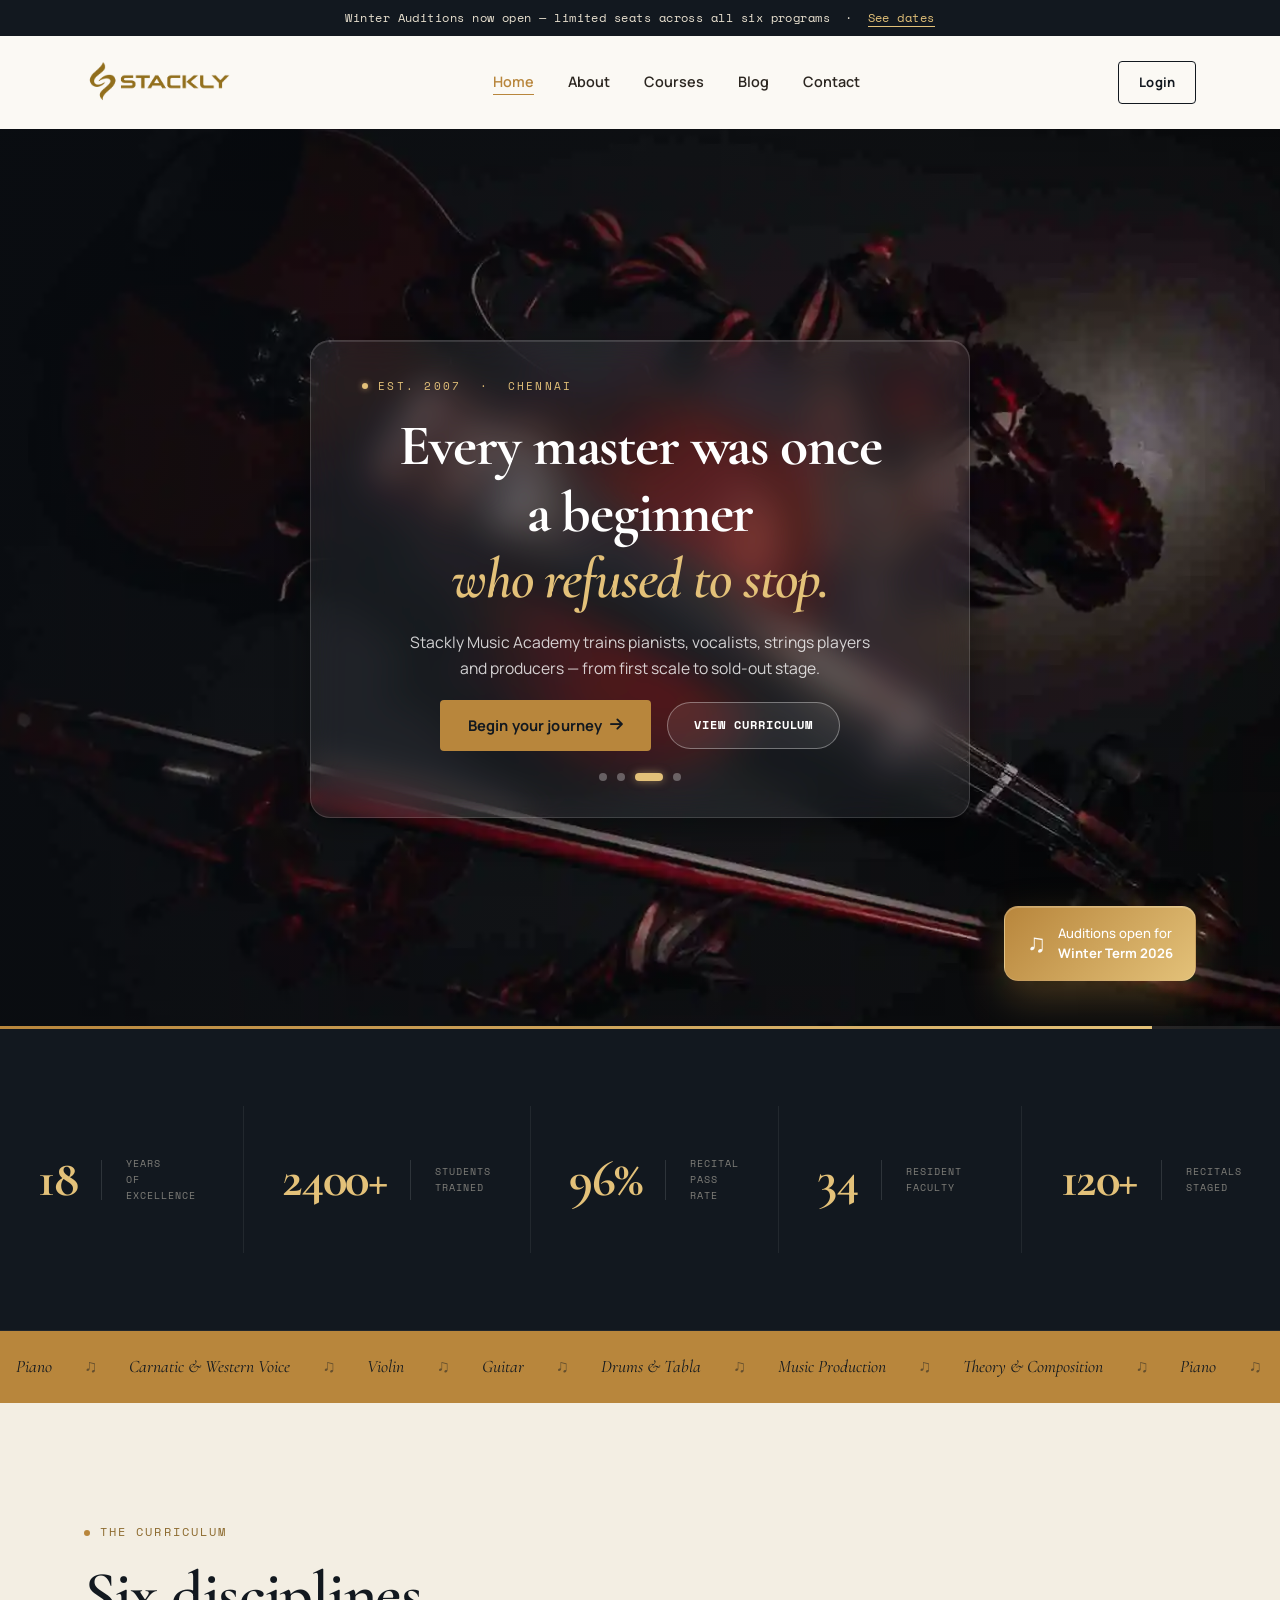
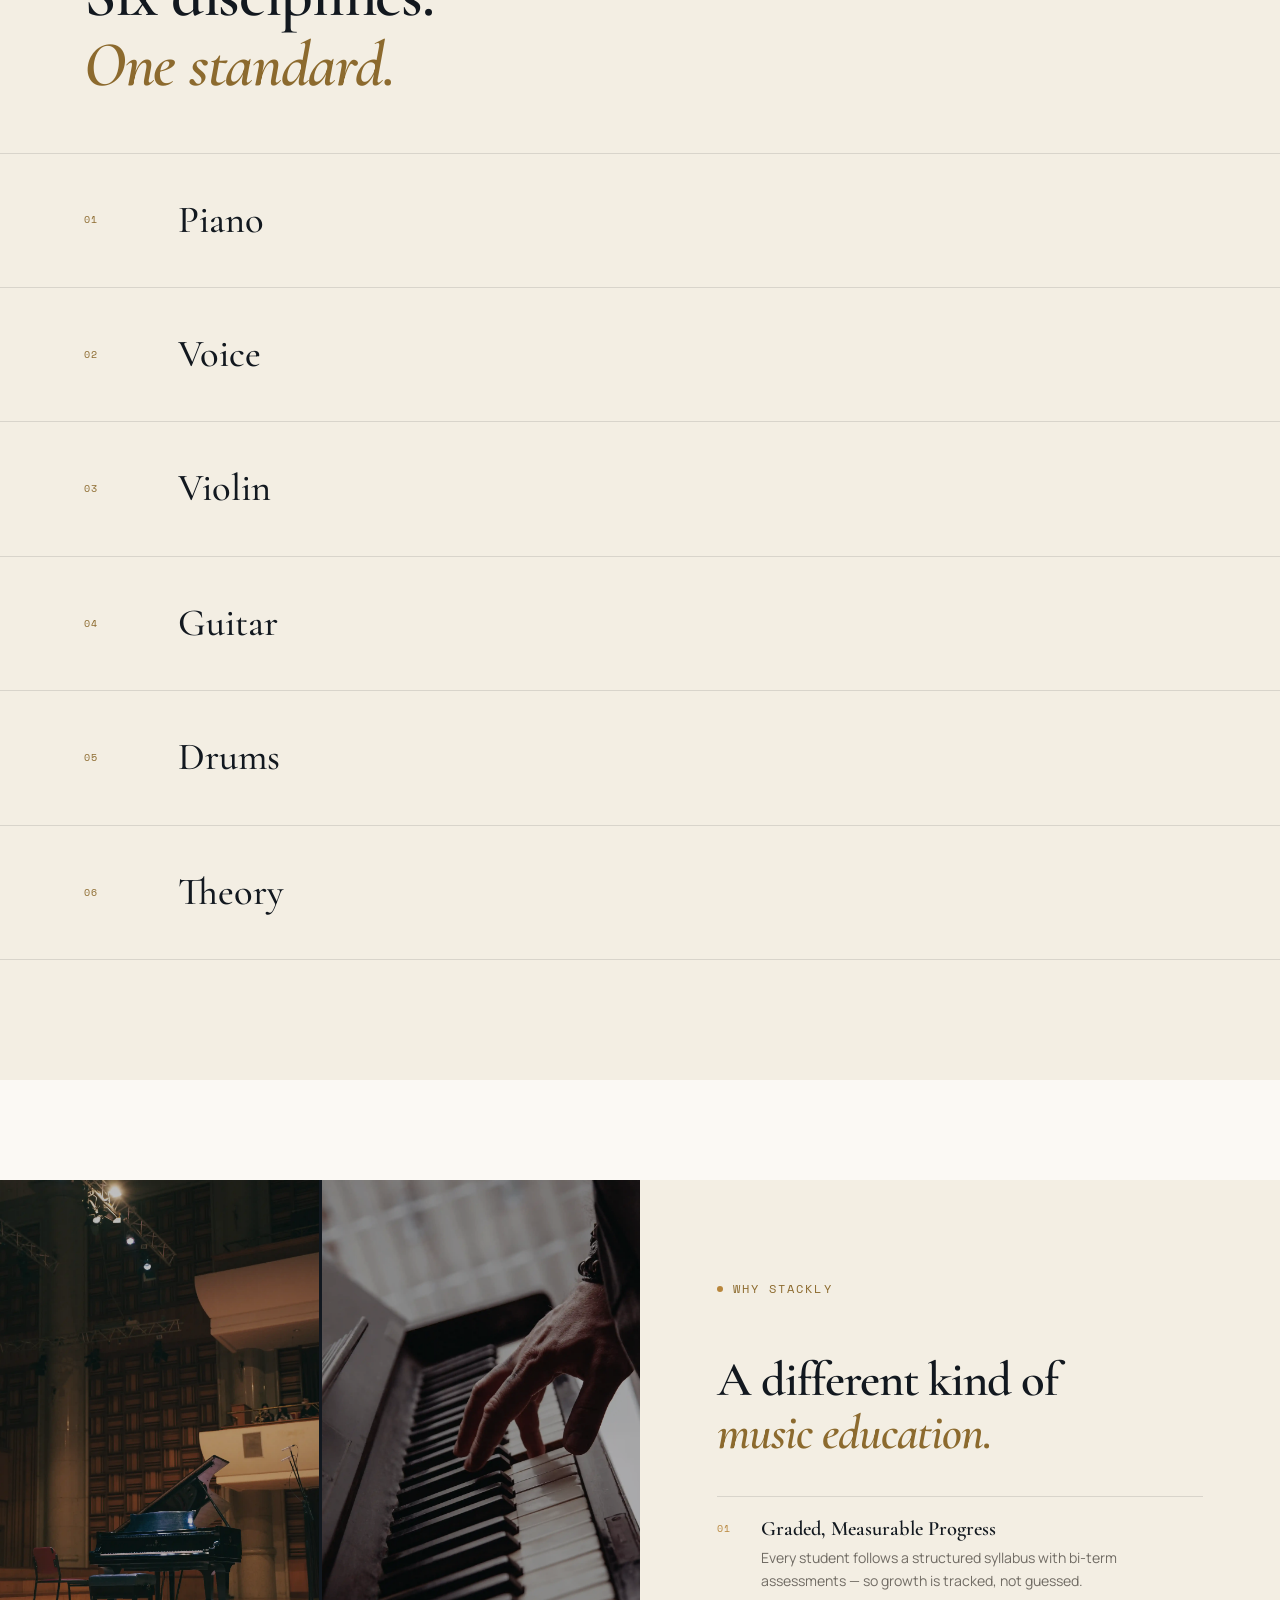
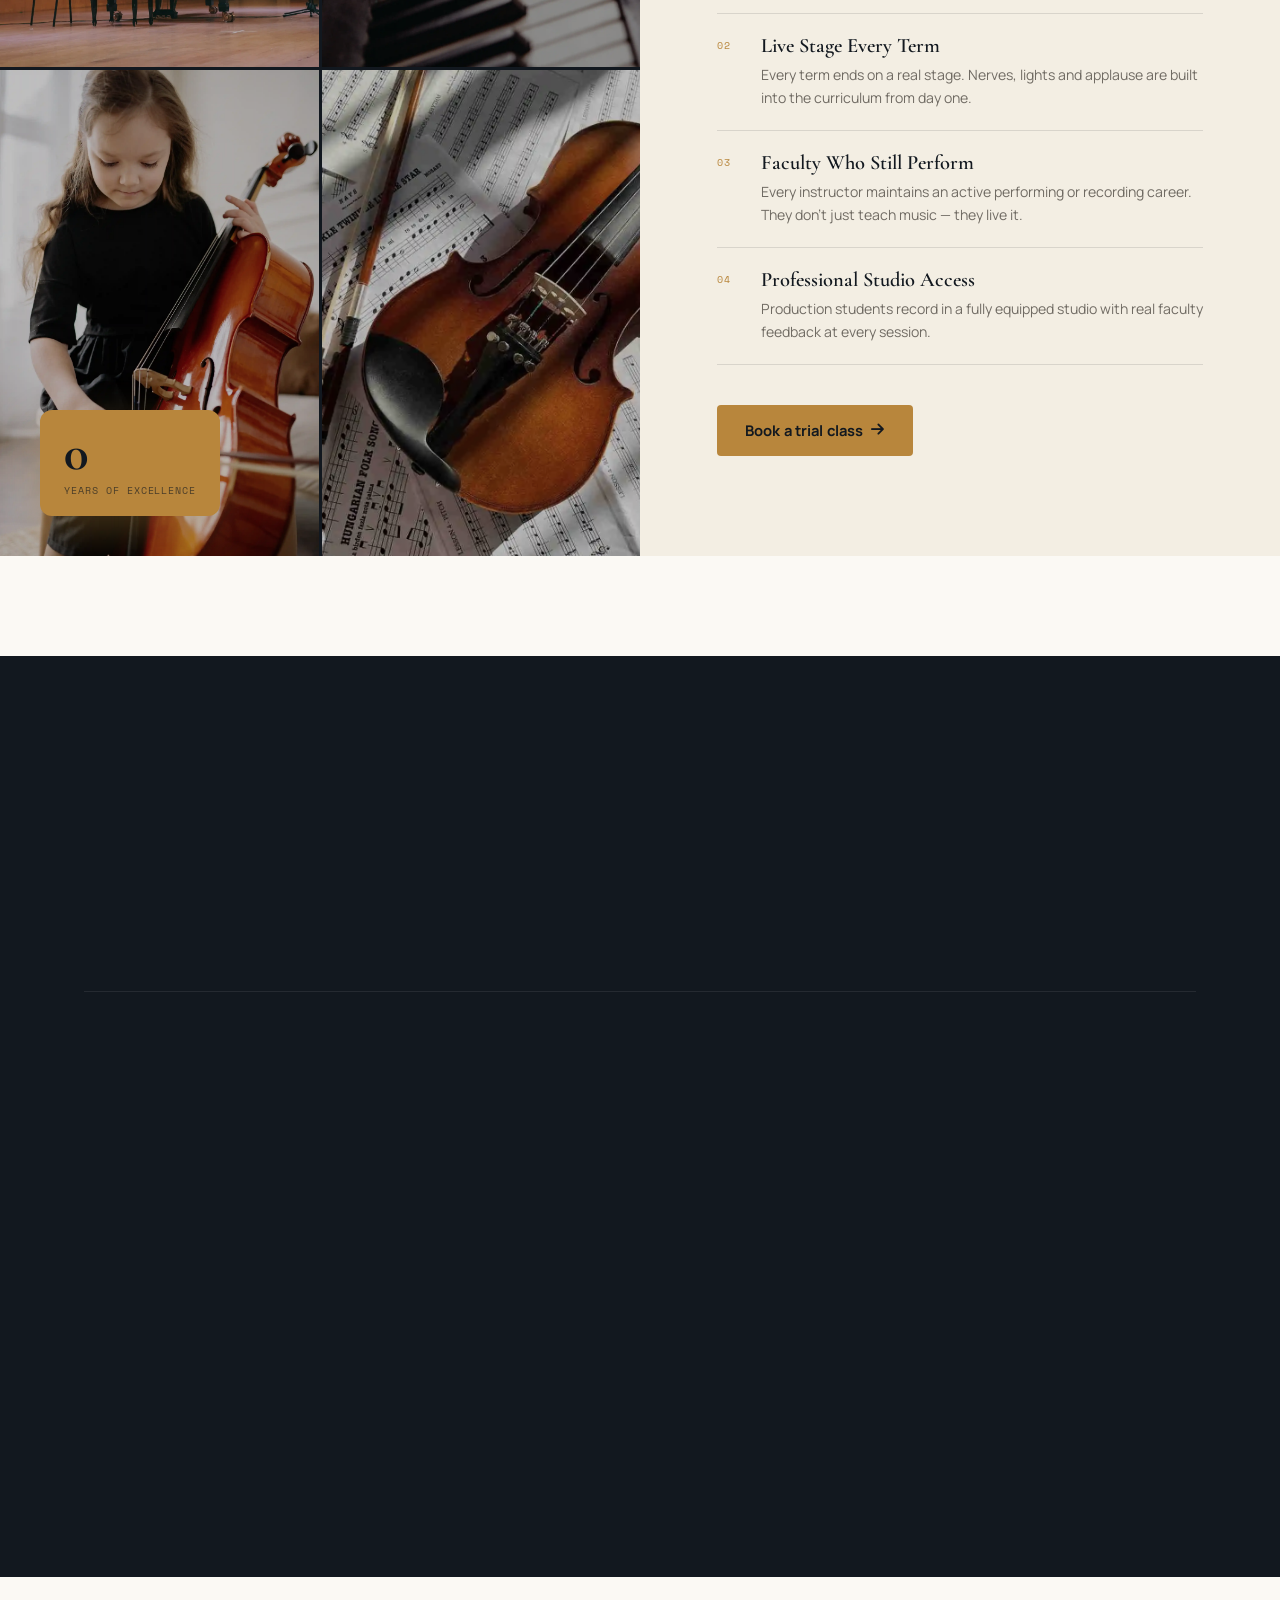
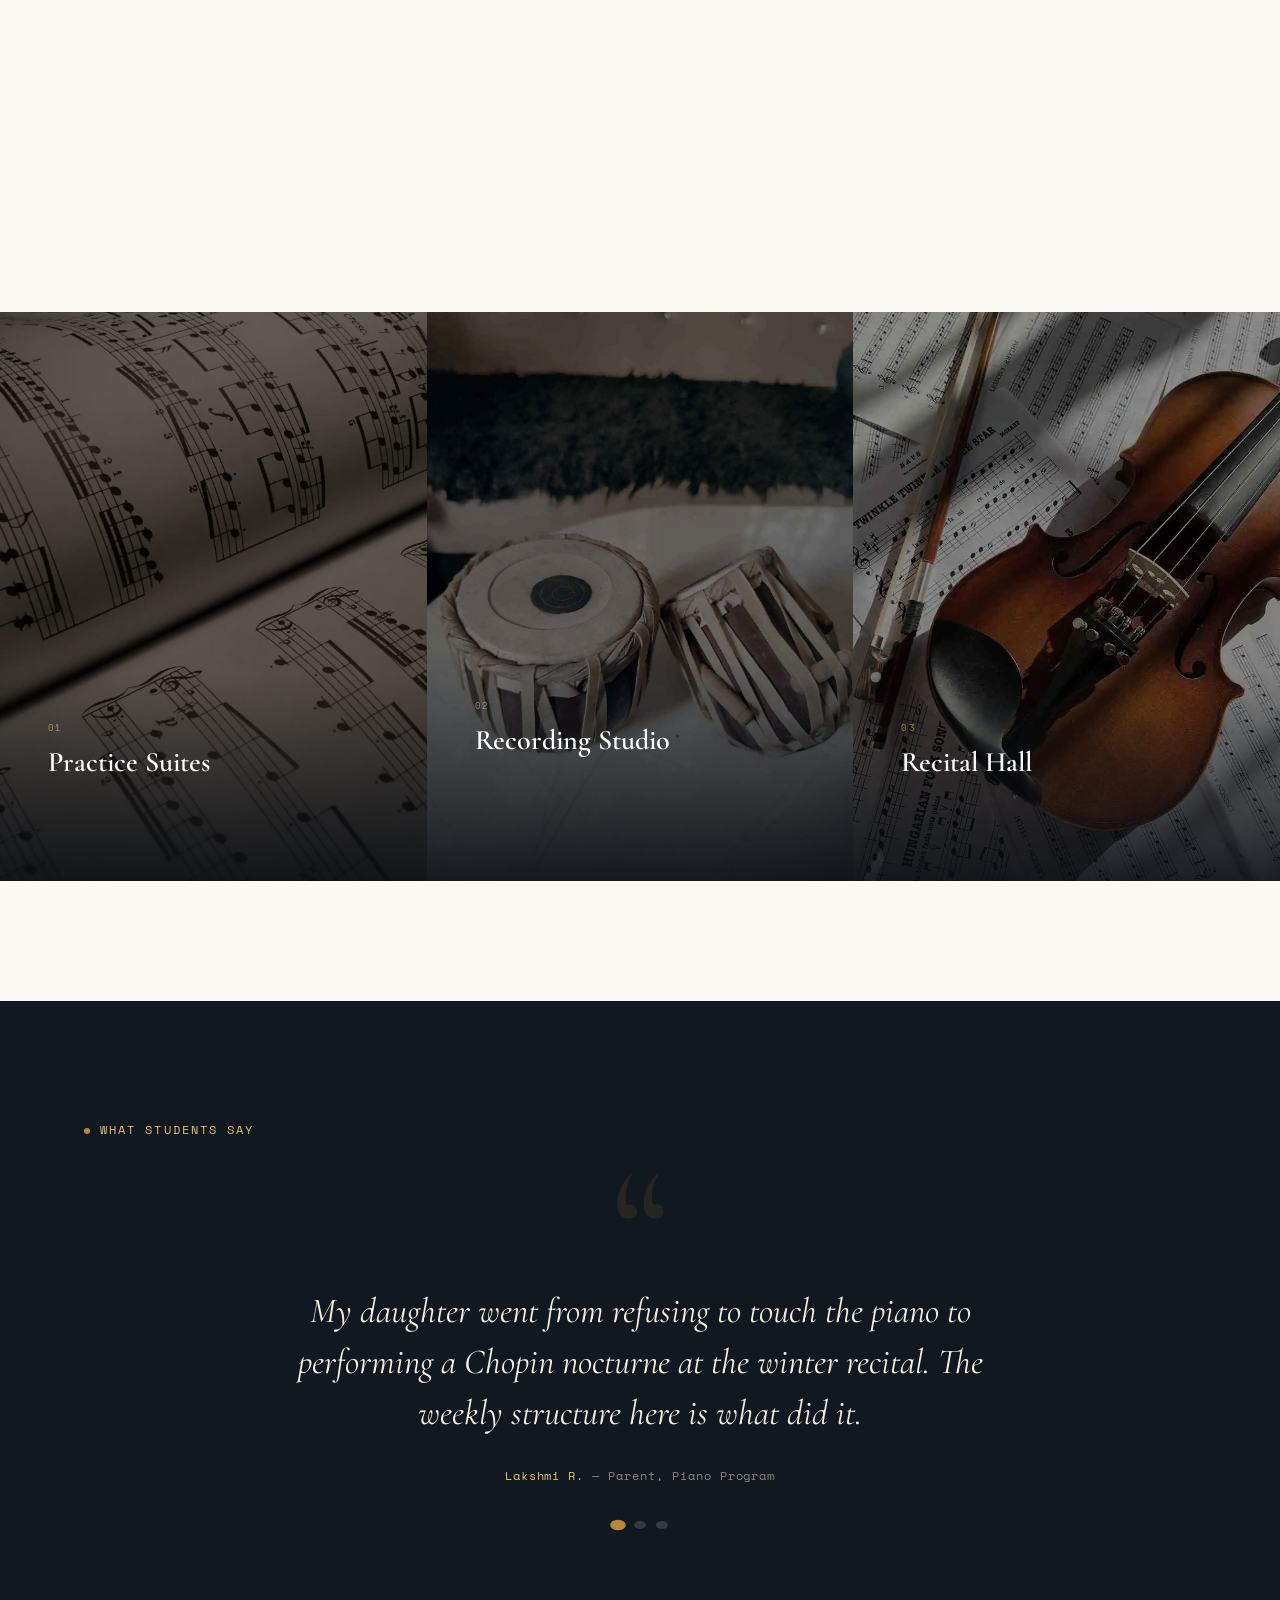
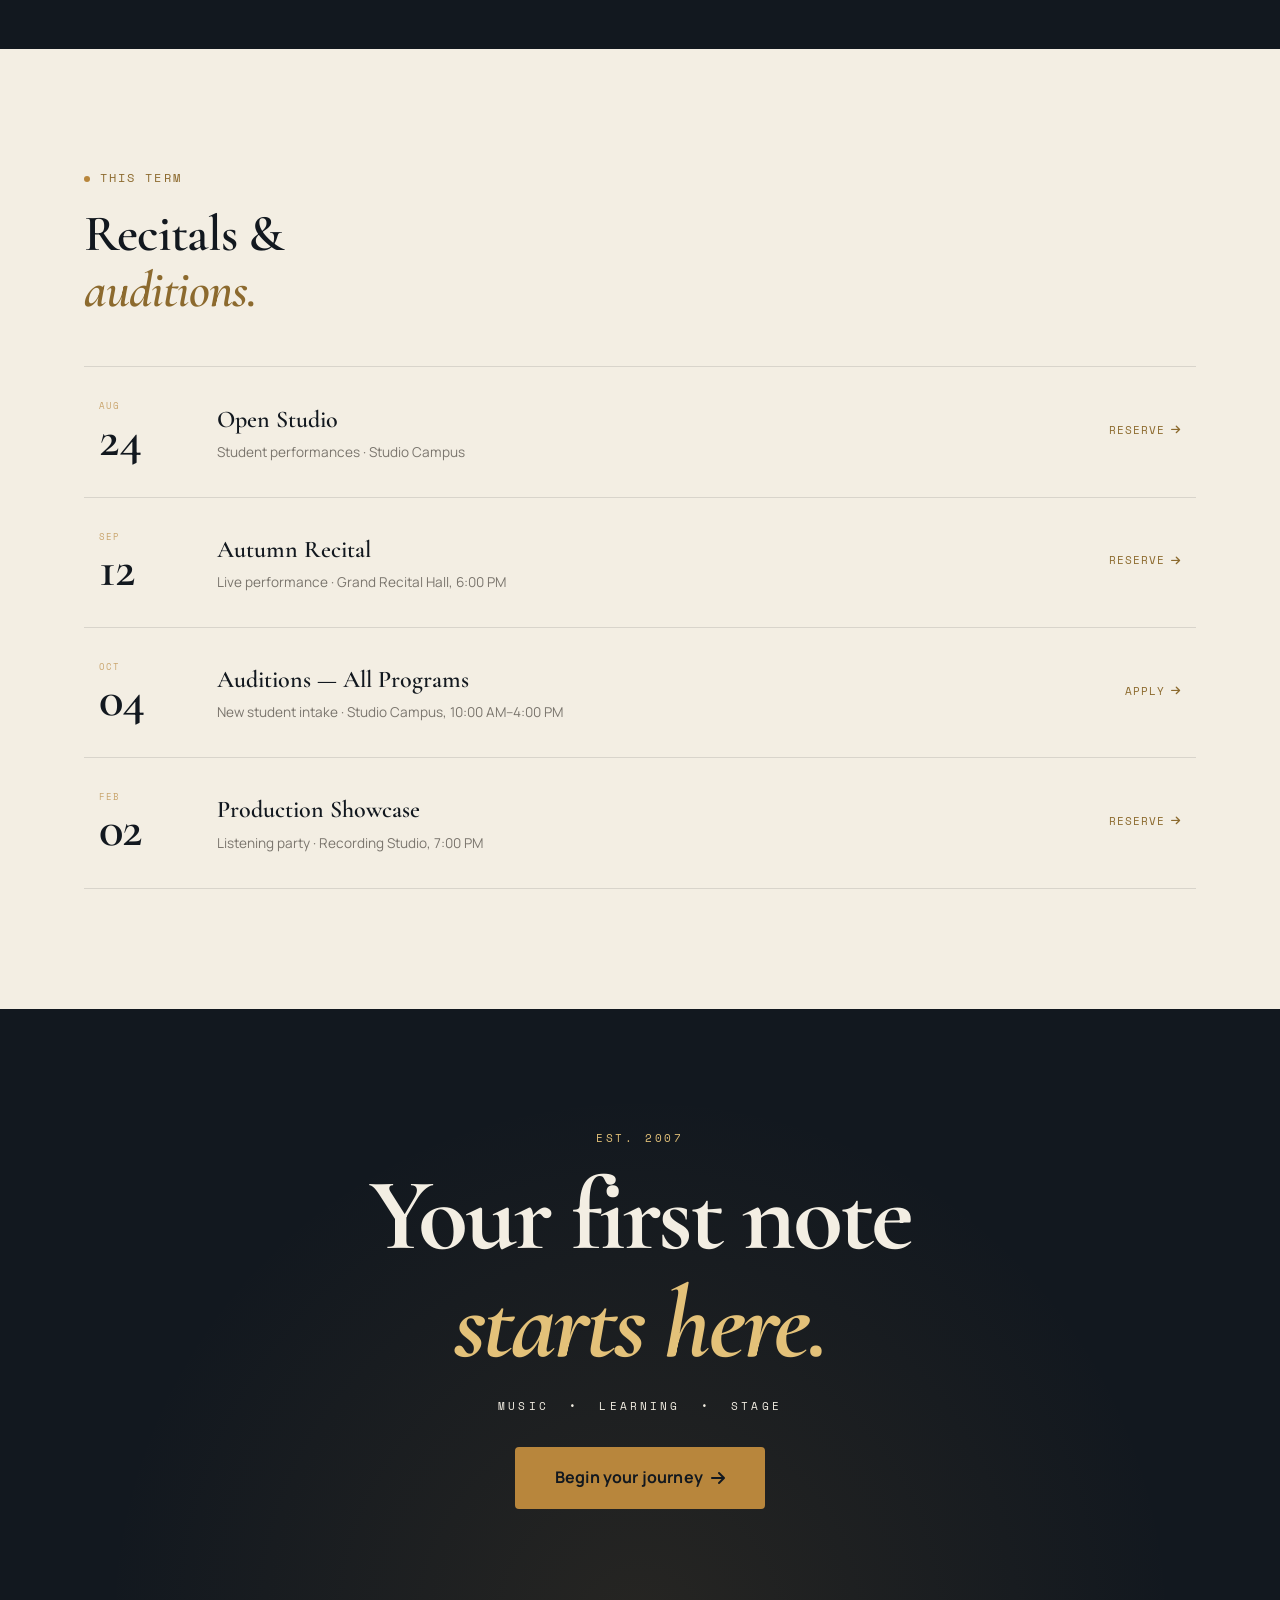
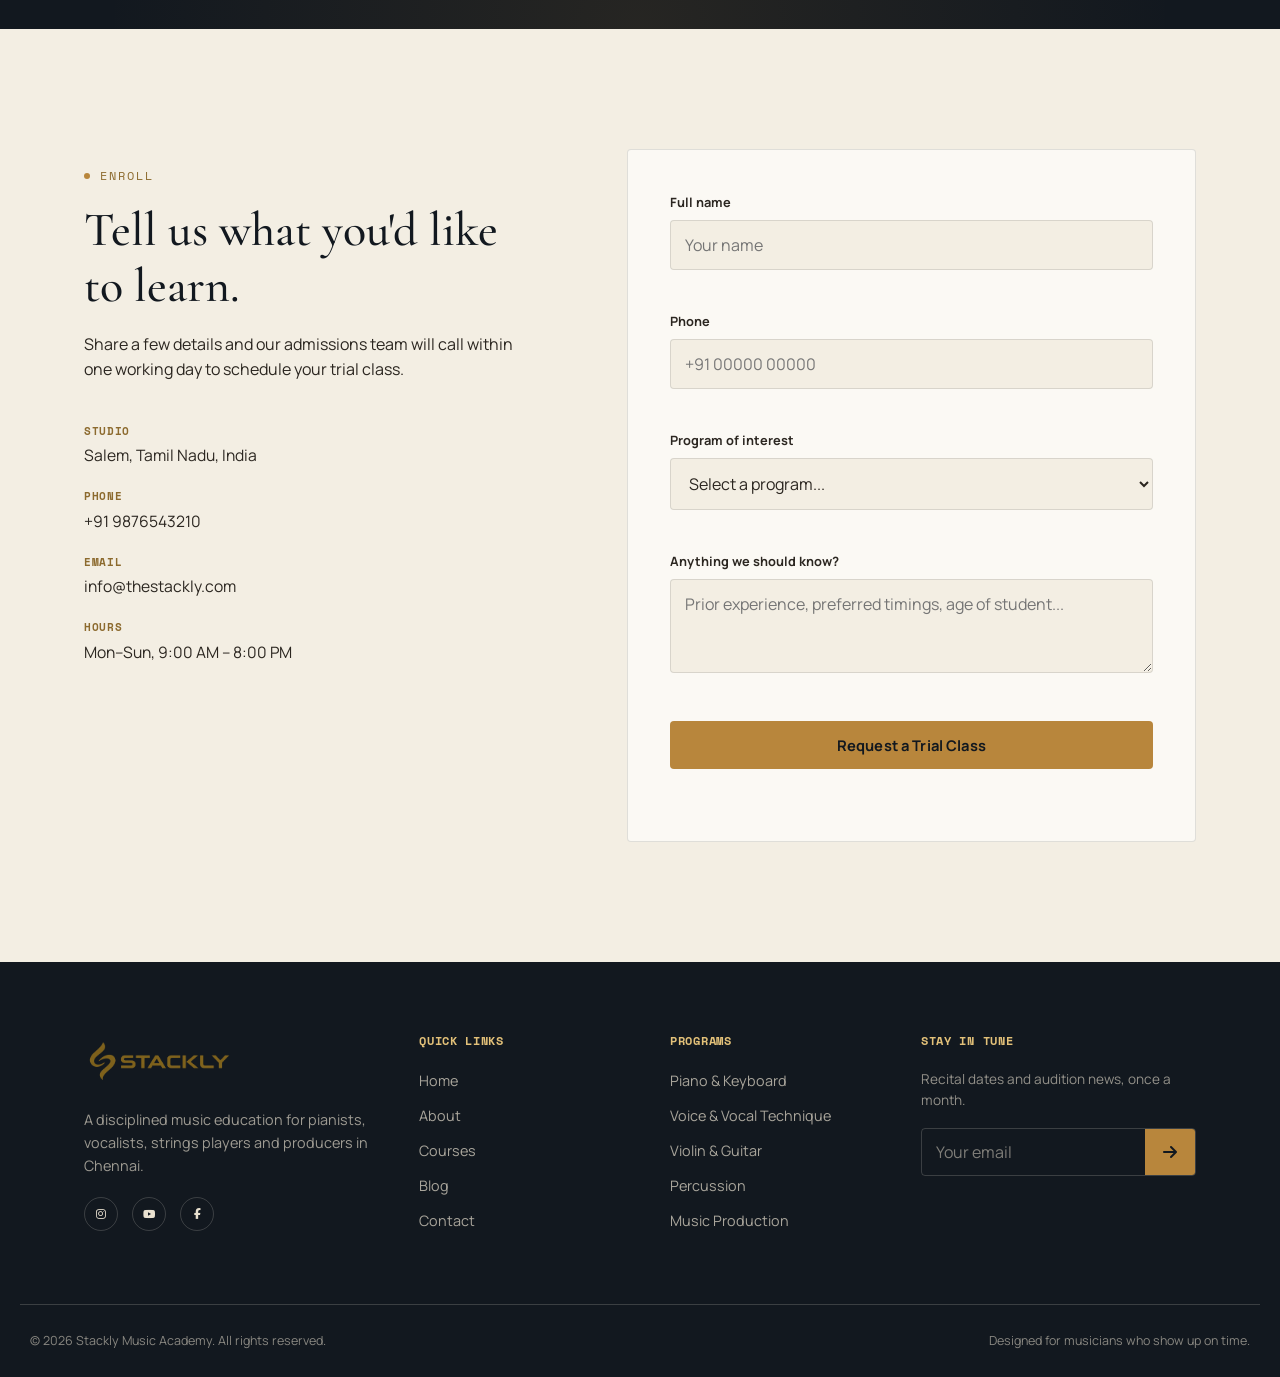
<file: index.html>
<!DOCTYPE html>
<html lang="en">

<head>
  <meta charset="UTF-8">
  <meta name="viewport" content="width=device-width, initial-scale=1.0">
  <title>Stackly Music Academy — Music Academy for Piano, Voice, Strings & Production</title>
  <meta name="description"
    content="Stackly Music Academy trains pianists, vocalists, strings players and producers from first scale to sold-out stage. Book a trial class today.">

  <!-- Fonts: Cormorant Garamond (display), Manrope (body), Space Mono (labels/catalog numbers) -->
  <link rel="preconnect" href="https://fonts.googleapis.com">
  <link rel="preconnect" href="https://fonts.gstatic.com" crossorigin>
  <link
    href="https://fonts.googleapis.com/css2?family=Cormorant+Garamond:ital,wght@0,400;0,500;0,600;0,700;1,500;1,600&family=Manrope:wght@400;500;600;700;800&family=Space+Mono:wght@400;700&display=swap"
    rel="stylesheet">

  <link rel="stylesheet" href="assets/css/style.css">
  <link rel="stylesheet" href="https://cdnjs.cloudflare.com/ajax/libs/font-awesome/6.5.1/css/all.min.css">
</head>

<body>

  <!-- ===== ANNOUNCEMENT BAR ===== -->
  <div class="topbar">
    <p class="topbar__text">Winter Auditions now open &mdash; limited seats across all six programs &nbsp;·&nbsp; <a
        href="404.html" class="topbar__link">See dates</a></p>
  </div>

  <!-- ===== HEADER / NAV ===== -->
  <header class="site-header" id="siteHeader">
    <div class="site-header__inner">
      <a href="index.html" class="brand">
        <img src="assets/images/stackly-logo.webp" alt="Stackly Music Academy" class="brand__logo">
      </a>

      <nav class="main-nav" id="mainNav" aria-label="Primary">
        <a href="index.html" class="nav__brand" aria-label="Stackly Music Academy home">
          <img src="assets/images/stackly-logo.webp" alt="Stackly Music Academy" class="brand__logo brand__logo--light">
        </a>
        <ul class="main-nav__list">
          <li><a href="index.html">Home</a></li>
          <li><a href="about.html">About</a></li>
          <li><a href="services.html">Courses</a></li>
          <li><a href="blog.html">Blog</a></li>
          <li><a href="contact.html">Contact</a></li>
        </ul>
        <a href="login.html" class="nav-login-mobile">Login <i class="fas fa-arrow-right" aria-hidden="true"></i></a>
      </nav>

      <div class="site-header__actions">
        <a href="login.html" class="btn btn--line btn--sm">Login</a>
        <button class="nav-toggle" id="navToggle" aria-label="Toggle menu" aria-expanded="false">
          <span></span><span></span><span></span>
        </button>
      </div>
    </div>
  </header>

  <div class="nav-backdrop" id="navBackdrop" aria-hidden="true"></div>

  <main id="top">

    <!-- ===== 01. HERO — Fullscreen Slideshow ===== -->
    <section class="hero" id="hero" aria-label="Hero">

      <!-- Background slides -->
      <div class="hero__slides" id="heroSlides" aria-hidden="true">
        <div class="hero__slide is-active" data-index="0">
          <img src="assets/images/image-1.webp" alt="">
        </div>
        <div class="hero__slide" data-index="1">
          <img src="assets/images/blog-hero.webp" alt="">
        </div>
        <div class="hero__slide" data-index="2">
          <img src="assets/images/image-10.webp" alt="">
        </div>
        <div class="hero__slide" data-index="3">
          <img src="assets/images/image-13.webp" alt="">
        </div>
        <!-- Dark scrim over slides -->
        <div class="hero__scrim" aria-hidden="true"></div>
      </div>

      <!-- Glass content card -->
      <div class="hero__inner">
        <div class="hero__glass">

          <p class="hero__eyebrow">
            <span class="hero__eyebrow-dot" aria-hidden="true"></span>
            Est. 2007 &nbsp;·&nbsp; Chennai
          </p>

          <h1 class="hero__title">
            Every master was once<br>
            a beginner<br>
            <em>who refused to stop.</em>
          </h1>

          <p class="hero__lede">
            Stackly Music Academy trains pianists, vocalists, strings players and producers — from first scale to sold-out stage.
          </p>

          <div class="hero__actions">
            <a href="contact.html" class="btn btn--solid">Begin your journey <i class="fas fa-arrow-right" aria-hidden="true"></i></a>
            <a href="404.html" class="btn btn--glass">View Curriculum</a>
          </div>

          <!-- Slide indicators -->
          <div class="hero__dots" id="heroDots" role="tablist" aria-label="Slideshow controls">
            <button class="hero__dot is-active" data-slide="0" role="tab" aria-selected="true" aria-label="Slide 1"></button>
            <button class="hero__dot" data-slide="1" role="tab" aria-selected="false" aria-label="Slide 2"></button>
            <button class="hero__dot" data-slide="2" role="tab" aria-selected="false" aria-label="Slide 3"></button>
            <button class="hero__dot" data-slide="3" role="tab" aria-selected="false" aria-label="Slide 4"></button>
          </div>

        </div>

        <!-- Floating badge -->
        <div class="hero__badge">
          <span class="hero__badge-note" aria-hidden="true">&#9835;</span>
          <p>Auditions open for<br><strong>Winter Term 2026</strong></p>
        </div>
      </div>

      <!-- Progress bar -->
      <div class="hero__progress" aria-hidden="true">
        <div class="hero__progress-bar" id="heroProgressBar"></div>
      </div>

    </section>

    <!-- ===== 02. STATS STRIP ===== -->
    <section class="stats-strip" id="rhythm" aria-label="Stackly in numbers">
      <div class="stats-strip__inner">
        <div class="stats-strip__item" data-reveal>
          <strong class="stats-strip__num" data-count="18">0</strong>
          <span class="stats-strip__sep" aria-hidden="true"></span>
          <span class="stats-strip__label">Years<br>of excellence</span>
        </div>
        <div class="stats-strip__item" data-reveal>
          <strong class="stats-strip__num" data-count="2400" data-suffix="+">0</strong>
          <span class="stats-strip__sep" aria-hidden="true"></span>
          <span class="stats-strip__label">Students<br>trained</span>
        </div>
        <div class="stats-strip__item" data-reveal>
          <strong class="stats-strip__num" data-count="96" data-suffix="%">0</strong>
          <span class="stats-strip__sep" aria-hidden="true"></span>
          <span class="stats-strip__label">Recital<br>pass rate</span>
        </div>
        <div class="stats-strip__item" data-reveal>
          <strong class="stats-strip__num" data-count="34">0</strong>
          <span class="stats-strip__sep" aria-hidden="true"></span>
          <span class="stats-strip__label">Resident<br>faculty</span>
        </div>
        <div class="stats-strip__item" data-reveal>
          <strong class="stats-strip__num" data-count="120" data-suffix="+">0</strong>
          <span class="stats-strip__sep" aria-hidden="true"></span>
          <span class="stats-strip__label">Recitals<br>staged</span>
        </div>
      </div>
    </section>

    <!-- ===== MARQUEE ===== -->
    <div class="marquee" aria-hidden="true">
      <div class="marquee__track" id="marqueeTrack">
        <!-- First set -->
        <span>Piano</span><span class="marquee__sep">&#9835;</span>
        <span>Carnatic &amp; Western Voice</span><span class="marquee__sep">&#9835;</span>
        <span>Violin</span><span class="marquee__sep">&#9835;</span>
        <span>Guitar</span><span class="marquee__sep">&#9835;</span>
        <span>Drums &amp; Tabla</span><span class="marquee__sep">&#9835;</span>
        <span>Music Production</span><span class="marquee__sep">&#9835;</span>
        <span>Theory &amp; Composition</span><span class="marquee__sep">&#9835;</span>
        
        <!-- Duplicated set for seamless loop -->
        <span>Piano</span><span class="marquee__sep">&#9835;</span>
        <span>Carnatic &amp; Western Voice</span><span class="marquee__sep">&#9835;</span>
        <span>Violin</span><span class="marquee__sep">&#9835;</span>
        <span>Guitar</span><span class="marquee__sep">&#9835;</span>
        <span>Drums &amp; Tabla</span><span class="marquee__sep">&#9835;</span>
        <span>Music Production</span><span class="marquee__sep">&#9835;</span>
        <span>Theory &amp; Composition</span><span class="marquee__sep">&#9835;</span>

        <!-- Triple set just in case of very wide screens -->
        <span>Piano</span><span class="marquee__sep">&#9835;</span>
        <span>Carnatic &amp; Western Voice</span><span class="marquee__sep">&#9835;</span>
        <span>Violin</span><span class="marquee__sep">&#9835;</span>
        <span>Guitar</span><span class="marquee__sep">&#9835;</span>
        <span>Drums &amp; Tabla</span><span class="marquee__sep">&#9835;</span>
        <span>Music Production</span><span class="marquee__sep">&#9835;</span>
        <span>Theory &amp; Composition</span><span class="marquee__sep">&#9835;</span>

        <!-- Quadruple set to ensure no gaps ever on ultra-wides -->
        <span>Piano</span><span class="marquee__sep">&#9835;</span>
        <span>Carnatic &amp; Western Voice</span><span class="marquee__sep">&#9835;</span>
        <span>Violin</span><span class="marquee__sep">&#9835;</span>
        <span>Guitar</span><span class="marquee__sep">&#9835;</span>
        <span>Drums &amp; Tabla</span><span class="marquee__sep">&#9835;</span>
        <span>Music Production</span><span class="marquee__sep">&#9835;</span>
        <span>Theory &amp; Composition</span><span class="marquee__sep">&#9835;</span>
      </div>
    </div>

    <!-- ===== 03. COURSES — hover-expand rows ===== -->
    <section class="courses" id="sound">
      <div class="courses__header section-inner">
        <p class="eyebrow" data-reveal><span class="eyebrow__dot"></span>The Curriculum</p>
        <h2 class="courses__heading" data-reveal>Six disciplines.<br><em>One standard.</em></h2>
      </div>
      <ul class="courses__list" id="coursesList">
        <li class="courses__row" data-img="assets/images/image-7.webp" data-reveal>
          <div class="courses__row-inner section-inner">
            <span class="courses__num">01</span>
            <h3 class="courses__name">Piano</h3>
            <p class="courses__desc">Classical grading alongside contemporary and film-score repertoire. Ages 6+.</p>
            <a href="services.html" class="courses__cta">Explore <i class="fas fa-arrow-right"></i></a>
          </div>
          <div class="courses__row-img" aria-hidden="true">
            <img src="assets/images/image-7.webp" alt="">
          </div>
        </li>
        <li class="courses__row" data-img="assets/images/image-10.webp" data-reveal>
          <div class="courses__row-inner section-inner">
            <span class="courses__num">02</span>
            <h3 class="courses__name">Voice</h3>
            <p class="courses__desc">Carnatic and Western streams — breath, pitch and stage presence. Ages 8+.</p>
            <a href="services.html" class="courses__cta">Explore <i class="fas fa-arrow-right"></i></a>
          </div>
          <div class="courses__row-img" aria-hidden="true">
            <img src="assets/images/image-10.webp" alt="">
          </div>
        </li>
        <li class="courses__row" data-img="assets/images/image-1.webp" data-reveal>
          <div class="courses__row-inner section-inner">
            <span class="courses__num">03</span>
            <h3 class="courses__name">Violin</h3>
            <p class="courses__desc">Bowing fundamentals through to chamber ensemble. Ages 7+.</p>
            <a href="services.html" class="courses__cta">Explore <i class="fas fa-arrow-right"></i></a>
          </div>
          <div class="courses__row-img" aria-hidden="true">
            <img src="assets/images/image-1.webp" alt="">
          </div>
        </li>
        <li class="courses__row" data-img="assets/images/image-2.webp" data-reveal>
          <div class="courses__row-inner section-inner">
            <span class="courses__num">04</span>
            <h3 class="courses__name">Guitar</h3>
            <p class="courses__desc">Fretwork fundamentals through to original songwriting. Ages 7+.</p>
            <a href="services.html" class="courses__cta">Explore <i class="fas fa-arrow-right"></i></a>
          </div>
          <div class="courses__row-img" aria-hidden="true">
            <img src="assets/images/image-2.webp" alt="">
          </div>
        </li>
        <li class="courses__row" data-img="assets/images/image-12.webp" data-reveal>
          <div class="courses__row-inner section-inner">
            <span class="courses__num">05</span>
            <h3 class="courses__name">Drums</h3>
            <p class="courses__desc">Rhythm literacy, kit technique and traditional taal in parallel. Ages 8+.</p>
            <a href="services.html" class="courses__cta">Explore <i class="fas fa-arrow-right"></i></a>
          </div>
          <div class="courses__row-img" aria-hidden="true">
            <img src="assets/images/image-12.webp" alt="">
          </div>
        </li>
        <li class="courses__row" data-img="assets/images/image-14.webp" data-reveal>
          <div class="courses__row-inner section-inner">
            <span class="courses__num">06</span>
            <h3 class="courses__name">Theory</h3>
            <p class="courses__desc">Harmony, notation and original writing for every instrumentalist. All levels.</p>
            <a href="services.html" class="courses__cta">Explore <i class="fas fa-arrow-right"></i></a>
          </div>
          <div class="courses__row-img" aria-hidden="true">
            <img src="assets/images/image-14.webp" alt="">
          </div>
        </li>
      </ul>
    </section>

    <!-- ===== 04. WHY STACKLY — split mosaic ===== -->
    <section class="split" id="whyus">
      <!-- Left: photo mosaic grid -->
      <div class="split__mosaic" aria-hidden="true" data-reveal>
        <div class="split__tile split__tile--1">
          <img src="assets/images/image-11.webp" alt="">
        </div>
        <div class="split__tile split__tile--2">
          <img src="assets/images/image-4.webp" alt="">
        </div>
        <div class="split__tile split__tile--3">
          <img src="assets/images/image-5.webp" alt="">
        </div>
        <div class="split__tile split__tile--4">
          <img src="assets/images/image-8.webp" alt="">
        </div>
        <!-- floating stat badge -->
        <div class="split__badge">
          <strong class="split__badge-num" data-count="18">0</strong>
          <span>years of excellence</span>
        </div>
      </div>

      <!-- Right: editorial content -->
      <div class="split__body">
        <p class="eyebrow" data-reveal><span class="eyebrow__dot"></span>Why Stackly</p>
        <h2 class="split__heading" data-reveal>A different kind of<br><em>music education.</em></h2>

        <ul class="split__pillars">
          <li class="split__pillar" data-reveal>
            <span class="split__pillar-num">01</span>
            <div>
              <h3>Graded, Measurable Progress</h3>
              <p>Every student follows a structured syllabus with bi-term assessments — so growth is tracked, not guessed.</p>
            </div>
          </li>
          <li class="split__pillar" data-reveal>
            <span class="split__pillar-num">02</span>
            <div>
              <h3>Live Stage Every Term</h3>
              <p>Every term ends on a real stage. Nerves, lights and applause are built into the curriculum from day one.</p>
            </div>
          </li>
          <li class="split__pillar" data-reveal>
            <span class="split__pillar-num">03</span>
            <div>
              <h3>Faculty Who Still Perform</h3>
              <p>Every instructor maintains an active performing or recording career. They don't just teach music — they live it.</p>
            </div>
          </li>
          <li class="split__pillar" data-reveal>
            <span class="split__pillar-num">04</span>
            <div>
              <h3>Professional Studio Access</h3>
              <p>Production students record in a fully equipped studio with real faculty feedback at every session.</p>
            </div>
          </li>
        </ul>

        <a href="contact.html" class="btn btn--solid split__cta">Book a trial class <i class="fas fa-arrow-right"></i></a>
      </div>
    </section>

    <!-- ===== 05. FACULTY — dark table rows ===== -->
    <section class="fac" id="faculty">
      <div class="section-inner">
        <div class="fac__header">
          <p class="eyebrow eyebrow--light" data-reveal><span class="eyebrow__dot"></span>Faculty</p>
          <h2 class="fac__heading" data-reveal>The people who<br><em>still perform.</em></h2>
        </div>
        <div class="fac__table">
          <div class="fac__row" data-reveal>
            <span class="fac__idx">01</span>
            <div class="fac__photo"><img src="assets/images/testimonials-2.webp" alt="Meera Krishnan"></div>
            <div class="fac__info"><strong>Meera Krishnan</strong><span>Head of Piano · Vocalist</span></div>
            <blockquote class="fac__quote">"Scales are a conversation with your own patience."</blockquote>
            <span class="fac__tag">Piano</span>
          </div>
          <div class="fac__row" data-reveal>
            <span class="fac__idx">02</span>
            <div class="fac__photo"><img src="assets/images/testimonials-1.webp" alt="Arjun Vasudev"></div>
            <div class="fac__info"><strong>Arjun Vasudev</strong><span>Head of Strings · Performer</span></div>
            <blockquote class="fac__quote">"The bow arm is where most careers are won."</blockquote>
            <span class="fac__tag">Strings</span>
          </div>
          <div class="fac__row" data-reveal>
            <span class="fac__idx">03</span>
            <div class="fac__photo"><img src="assets/images/testimonials-3.webp" alt="Divya Menon"></div>
            <div class="fac__info"><strong>Divya Menon</strong><span>Head of Voice · Vocalist</span></div>
            <blockquote class="fac__quote">"Your breath is the only instrument you own for life."</blockquote>
            <span class="fac__tag">Voice</span>
          </div>
          <div class="fac__row" data-reveal>
            <span class="fac__idx">04</span>
            <div class="fac__photo"><img src="assets/images/testimonials-5.webp" alt="Rohan Fernandes"></div>
            <div class="fac__info"><strong>Rohan Fernandes</strong><span>Head of Production · Producer</span></div>
            <blockquote class="fac__quote">"A great mix disappears — you just feel the song."</blockquote>
            <span class="fac__tag">Production</span>
          </div>
          <div class="fac__row" data-reveal>
            <span class="fac__idx">05</span>
            <div class="fac__photo"><img src="assets/images/testimonials-4.webp" alt="Kavya Iyer"></div>
            <div class="fac__info"><strong>Kavya Iyer</strong><span>Head of Percussion · Performer</span></div>
            <blockquote class="fac__quote">"Rhythm is discipline you can dance to."</blockquote>
            <span class="fac__tag">Percussion</span>
          </div>
        </div>
      </div>
    </section>

    <!-- ===== 06. FACILITIES — 3-up split panels ===== -->
    <section class="rooms" id="facilities">
      <div class="rooms__header section-inner">
        <p class="eyebrow" data-reveal><span class="eyebrow__dot"></span>Facilities</p>
        <h2 class="rooms__heading" data-reveal>Spaces built for<br><em>serious musicians.</em></h2>
      </div>
      <div class="rooms__grid">
        <div class="rooms__panel" data-reveal>
          <img src="assets/images/image-1.webp" alt="Practice suites">
          <div class="rooms__panel-body">
            <span class="rooms__panel-num">01</span>
            <h3>Practice Suites</h3>
            <p>12 soundproofed private rooms with grand pianos and mirror walls — built for focused individual work.</p>
          </div>
        </div>
        <div class="rooms__panel" data-reveal>
          <img src="assets/images/image-6.webp" alt="Recording studio">
          <div class="rooms__panel-body">
            <span class="rooms__panel-num">02</span>
            <h3>Recording Studio</h3>
            <p>Professional-grade control room, live room and isolation booth with full DAW suite and acoustic treatment.</p>
          </div>
        </div>
        <div class="rooms__panel" data-reveal>
          <img src="assets/images/image-8.webp" alt="Recital hall">
          <div class="rooms__panel-body">
            <span class="rooms__panel-num">03</span>
            <h3>Recital Hall</h3>
            <p>200-seat acoustically engineered performance hall with professional lighting and a full Steinway grand.</p>
          </div>
        </div>
      </div>
    </section>

    <!-- ===== 07. TESTIMONIALS ===== -->
    <section class="testi" id="testimonials">
      <div class="testi__inner section-inner">
        <p class="eyebrow eyebrow--light" data-reveal><span class="eyebrow__dot"></span>What students say</p>
        <div class="testi__slider" id="testimonialSlider" data-reveal>
          <span class="testi__mark" aria-hidden="true">&ldquo;</span>
          <blockquote class="testimonial is-active">
            <p>My daughter went from refusing to touch the piano to performing a Chopin nocturne at the winter recital. The weekly structure here is what did it.</p>
            <footer>Lakshmi R. <span>&mdash; Parent, Piano Program</span></footer>
          </blockquote>
          <blockquote class="testimonial">
            <p>I'd tried three other studios before Stackly. This is the only one that actually tracks your progress against a syllabus instead of just filling the hour.</p>
            <footer>Aditya S. <span>&mdash; Adult Student, Guitar</span></footer>
          </blockquote>
          <blockquote class="testimonial">
            <p>The production lab alone was worth switching academies for. I mixed my first EP inside the studio with faculty feedback every step.</p>
            <footer>Priya N. <span>&mdash; Student, Music Production</span></footer>
          </blockquote>
        </div>
        <div class="testimonial-dots" id="testimonialDots"></div>
      </div>
    </section>

    <!-- ===== 08. EVENTS — date strip ===== -->
    <section class="events" id="events">
      <div class="section-inner">
        <div class="events__header">
          <p class="eyebrow" data-reveal><span class="eyebrow__dot"></span>This Term</p>
          <h2 class="events__heading" data-reveal>Recitals &amp;<br><em>auditions.</em></h2>
        </div>
        <ul class="events__list">
          <li class="events__item" data-reveal>
            <div class="events__date"><span>AUG</span><strong>24</strong></div>
            <div class="events__body">
              <h3>Open Studio</h3>
              <p>Student performances &middot; Studio Campus</p>
            </div>
            <a href="contact.html" class="events__link">Reserve <i class="fas fa-arrow-right"></i></a>
          </li>
          <li class="events__item" data-reveal>
            <div class="events__date"><span>SEP</span><strong>12</strong></div>
            <div class="events__body">
              <h3>Autumn Recital</h3>
              <p>Live performance &middot; Grand Recital Hall, 6:00 PM</p>
            </div>
            <a href="contact.html" class="events__link">Reserve <i class="fas fa-arrow-right"></i></a>
          </li>
          <li class="events__item" data-reveal>
            <div class="events__date"><span>OCT</span><strong>04</strong></div>
            <div class="events__body">
              <h3>Auditions — All Programs</h3>
              <p>New student intake &middot; Studio Campus, 10:00 AM–4:00 PM</p>
            </div>
            <a href="contact.html" class="events__link">Apply <i class="fas fa-arrow-right"></i></a>
          </li>
          <li class="events__item" data-reveal>
            <div class="events__date"><span>FEB</span><strong>02</strong></div>
            <div class="events__body">
              <h3>Production Showcase</h3>
              <p>Listening party &middot; Recording Studio, 7:00 PM</p>
            </div>
            <a href="contact.html" class="events__link">Reserve <i class="fas fa-arrow-right"></i></a>
          </li>
        </ul>
      </div>
    </section>

    <!-- ===== 09. CTA BAND ===== -->
    <section class="cta-band">
      <div class="section-inner cta-band__inner">
        <p class="cta-band__year" data-reveal>Est. 2007</p>
        <h2 data-reveal>Your first note<br><em>starts here.</em></h2>
        <p class="cta-band__tagline" data-reveal>MUSIC &nbsp;&bull;&nbsp; LEARNING &nbsp;&bull;&nbsp; STAGE</p>
        <a href="contact.html" class="btn btn--solid btn--lg" data-reveal>Begin your journey <i class="fas fa-arrow-right"></i></a>
      </div>
    </section>

    <!-- ===== CONTACT ===== -->
    <section class="contact" id="contact">
      <div class="section-inner contact__grid">
        <div class="contact__copy">
          <p class="eyebrow" data-reveal><span class="eyebrow__dot"></span>Enroll</p>
          <h2 class="section-title" data-reveal>Tell us what you'd like to learn.</h2>
          <p data-reveal>Share a few details and our admissions team will call within one working day to schedule your trial class.</p>
          <ul class="contact-info" data-reveal>
            <li><strong>Studio</strong><span>Salem, Tamil Nadu, India</span></li>
            <li><strong>Phone</strong><span>+91 9876543210</span></li>
            <li><strong>Email</strong><span>info@thestackly.com </span></li>
            <li><strong>Hours</strong><span>Mon–Sun, 9:00 AM – 8:00 PM</span></li>
          </ul>
        </div>
        <form class="contact-form" data-reveal id="contactForm" novalidate>
          <div class="form-row"><label for="fname">Full name</label><input type="text" id="fname" name="fname" placeholder="Your name" required minlength="2"><span class="form-error"></span></div>
          <div class="form-row"><label for="fphone">Phone</label><input type="tel" id="fphone" name="fphone" placeholder="+91 00000 00000" required pattern="[\+0-9\-\s]{10,}"><span class="form-error"></span></div>
          <div class="form-row">
            <label for="fprogram">Program of interest</label>
            <select id="fprogram" name="fprogram" required>
              <option value="" disabled selected hidden>Select a program...</option>
              <option value="Piano &amp; Keyboard">Piano &amp; Keyboard</option><option value="Voice &amp; Vocal Technique">Voice &amp; Vocal Technique</option>
              <option value="Violin">Violin</option><option value="Guitar">Guitar</option>
              <option value="Drums &amp; Percussion">Drums &amp; Percussion</option><option value="Theory &amp; Composition">Theory &amp; Composition</option>
            </select>
            <span class="form-error"></span>
          </div>
          <div class="form-row"><label for="fmsg">Anything we should know?</label><textarea id="fmsg" name="fmsg" rows="3" placeholder="Prior experience, preferred timings, age of student..." required minlength="10"></textarea><span class="form-error"></span></div>
          <button type="submit" class="btn btn--solid btn--full">Request a Trial Class</button>
          <p class="form-note" id="formNote" role="status" aria-live="polite"></p>
        </form>
      </div>
    </section>

  </main>

  <!-- ===== FOOTER ===== -->
  <footer class="site-footer">
  
    <div class="section-inner footer__grid">
      <div class="footer__brand">
        <a href="index.html" class="brand brand--footer">
          <img src="assets/images/stackly-logo.webp" alt="Stackly Music Academy" class="brand__logo brand__logo--footer">
        </a>
        <p>A disciplined music education for pianists, vocalists, strings players and producers in Chennai.</p>
        <div class="footer__social" aria-label="Social media">
          <a href="404.html" aria-label="Instagram"><i class="fab fa-instagram"></i></a>
          <a href="404.html" aria-label="YouTube"><i class="fab fa-youtube"></i></a>
          <a href="404.html" aria-label="Facebook"><i class="fab fa-facebook-f"></i></a>
        </div>
      </div>

      <div class="footer__col">
        <h4>Quick Links</h4>
        <a href="index.html">Home</a>
        <a href="about.html">About</a>
        <a href="services.html">Courses</a>
        <a href="blog.html">Blog</a>
        <a href="contact.html">Contact</a>
      </div>

      <div class="footer__col">
        <h4>Programs</h4>
        <a href="404.html">Piano &amp; Keyboard</a>
        <a href="404.html">Voice &amp; Vocal Technique</a>
        <a href="404.html">Violin &amp; Guitar</a>
        <a href="404.html">Percussion</a>
        <a href="404.html">Music Production</a>
      </div>

      <div class="footer__col footer__col--newsletter">
        <h4>Stay in tune</h4>
        <p>Recital dates and audition news, once a month.</p>
        <form class="newsletter-form" id="newsletterForm">
          <input type="email" placeholder="Your email" aria-label="Email address" required>
          <button type="submit" aria-label="Subscribe"> <i class="fas fa-arrow-right" aria-hidden="true"></i></button>
        </form>
      </div>
    </div>

    <div class="section-inner footer__bottom">
      <p>&copy; <span id="year"></span> Stackly Music Academy. All rights reserved.</p>
      <p>Designed for musicians who show up on time.</p>
    </div>
  </footer>

  <button class="back-to-top" id="backToTop" aria-label="Back to top">&uarr;</button>

  <script src="assets/js/script.js"></script>
</body>

</html>
</file>
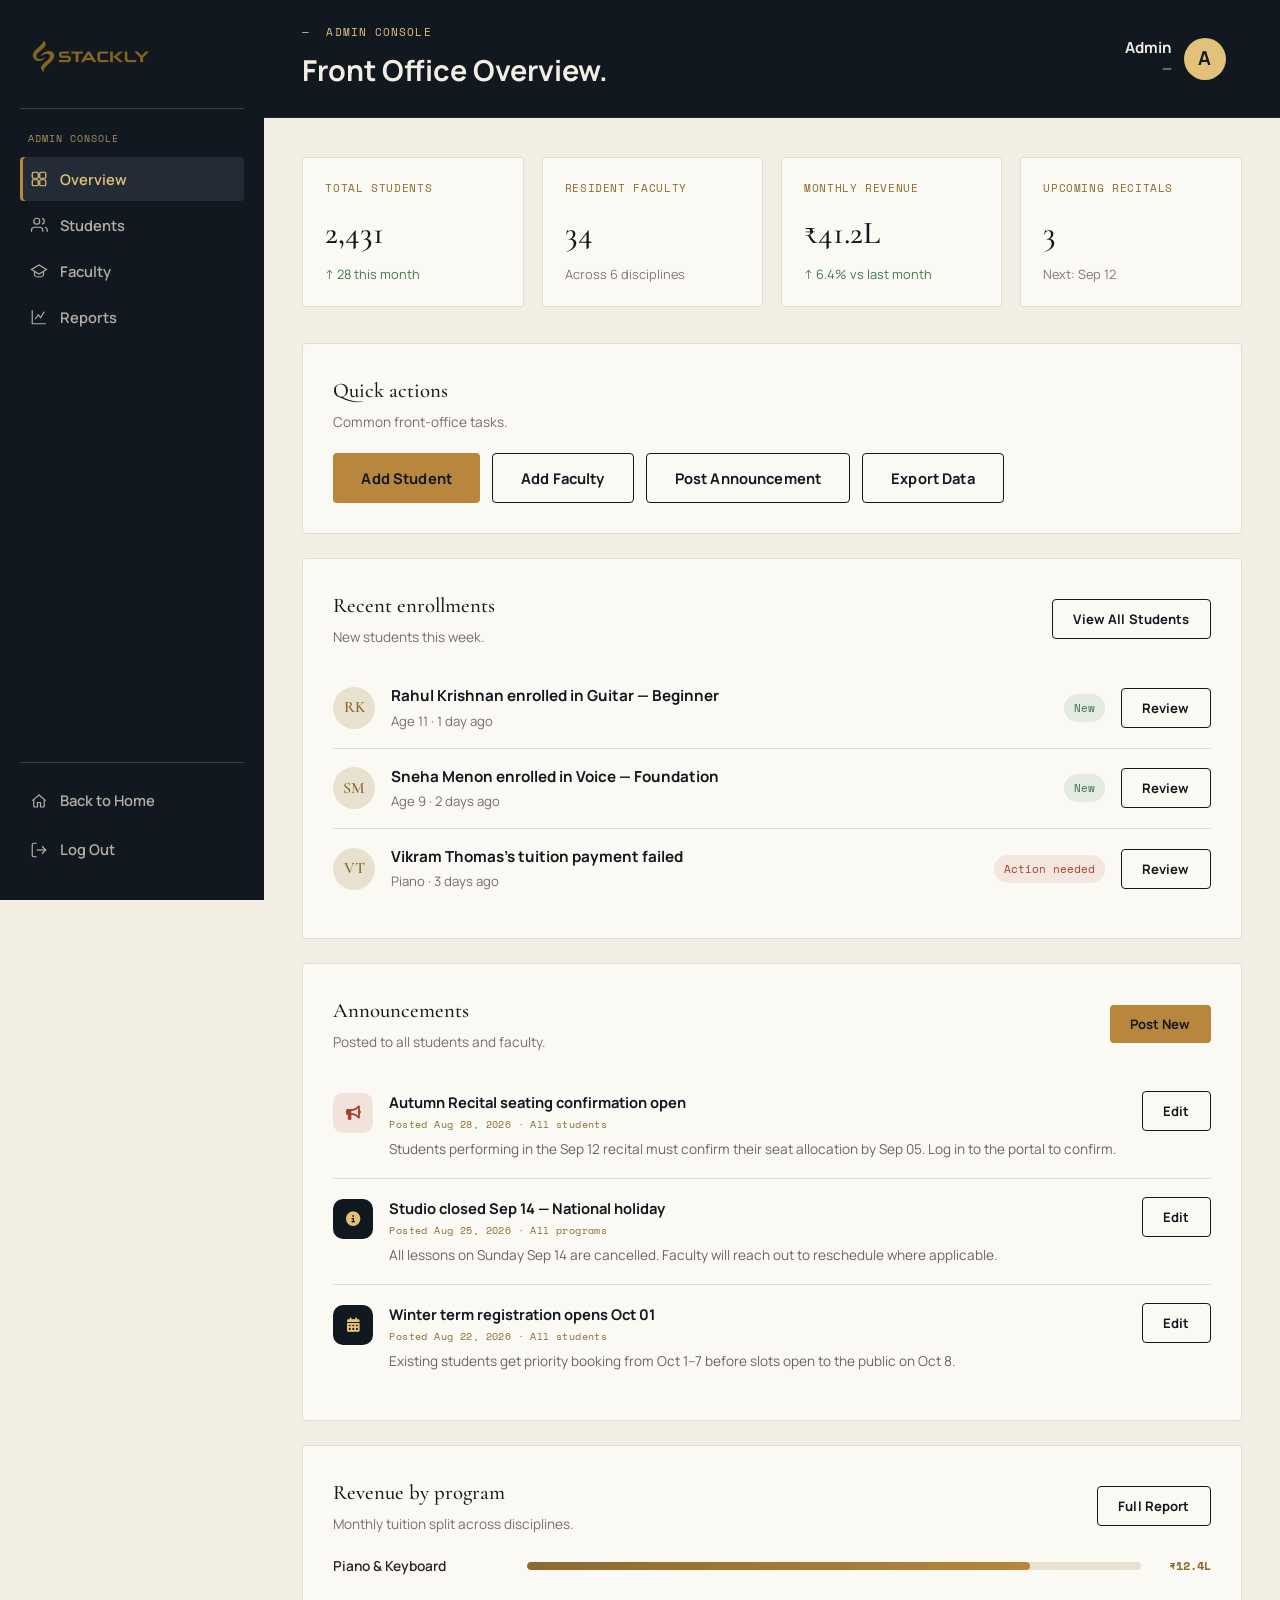
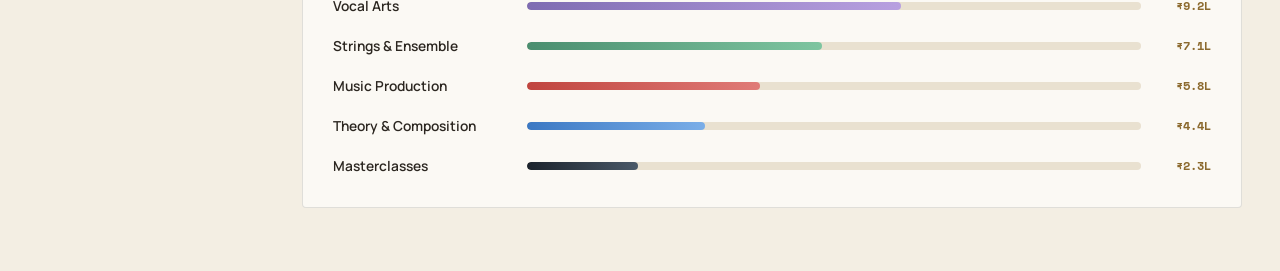
<file: dashboard-admin.html>
<!DOCTYPE html>
<html lang="en">

<head>
  <meta charset="UTF-8">
  <meta name="viewport" content="width=device-width, initial-scale=1.0">
  <title>Admin Dashboard — Cadence Conservatory</title>
  <meta name="description" content="Manage students, faculty and reports at Cadence Conservatory.">

  <link rel="preconnect" href="https://fonts.googleapis.com">
  <link rel="preconnect" href="https://fonts.gstatic.com" crossorigin>
  <link
    href="https://fonts.googleapis.com/css2?family=Cormorant+Garamond:ital,wght@0,400;0,500;0,600;0,700;1,500;1,600&family=Manrope:wght@400;500;600;700;800&family=Space+Mono:wght@400;700&display=swap"
    rel="stylesheet">

  <link rel="stylesheet" href="assets/css/style.css">
  <link rel="stylesheet" href="https://cdnjs.cloudflare.com/ajax/libs/font-awesome/6.5.1/css/all.min.css">
  <link rel="stylesheet" href="assets/css/dashboard.css">
</head>

<body class="dash-body">

  <!-- ===== Mobile top bar ===== -->
  <div class="dash-mobile-bar">
    <a href="dashboard-admin.html" class="brand">
      <img src="assets/images/stackly-logo.webp" alt="Cadence Conservatory" class="brand__logo brand__logo--light">
    </a>
    <button class="dash-mobile-toggle" id="dashMobileToggle" aria-label="Open menu">
      <span></span><span></span><span></span>
    </button>
  </div>

  <div class="dash-overlay" id="dashOverlay"></div>

  <div class="dash-shell">

    <!-- ===== Sidebar ===== -->
    <aside class="dash-sidebar" id="dashSidebar">
      <a href="dashboard-admin.html" class="brand dash-sidebar__brand">
        <img src="assets/images/stackly-logo.webp" alt="Cadence Conservatory" class="brand__logo brand__logo--light">
      </a>

      <div class="dash-sidebar__user">
        <i class="fas fa-circle-user" aria-hidden="true"></i>
        <span id="dashSidebarEmail" class="dash-sidebar__user-email">—</span>
      </div>

      <p class="dash-sidebar__label">Admin Console</p>
      <nav class="dash-nav" aria-label="Dashboard sections">
        <button type="button" class="dash-nav__item is-active" data-panel-target="panelOverview"
          data-title="Front Office <em>Overview.</em>"
          data-desc="A snapshot of enrollment, faculty and revenue across the conservatory.">
          <span class="dash-nav__icon"><svg viewBox="0 0 24 24" fill="none" stroke="currentColor" stroke-width="1.6">
              <rect x="3" y="3" width="8" height="8" rx="1.5" />
              <rect x="13" y="3" width="8" height="8" rx="1.5" />
              <rect x="3" y="13" width="8" height="8" rx="1.5" />
              <rect x="13" y="13" width="8" height="8" rx="1.5" />
            </svg></span>
          Overview
        </button>
        <button type="button" class="dash-nav__item" data-panel-target="panelStudents"
          data-title="Manage <em>Students.</em>" data-desc="Search, review and manage every student record.">
          <span class="dash-nav__icon"><svg viewBox="0 0 24 24" fill="none" stroke="currentColor" stroke-width="1.6">
              <path d="M17 21v-2a4 4 0 0 0-4-4H6a4 4 0 0 0-4 4v2" />
              <circle cx="9" cy="7" r="4" />
              <path d="M23 21v-2a4 4 0 0 0-3-3.87" />
              <path d="M16 3.13a4 4 0 0 1 0 7.75" />
            </svg></span>
          Students
        </button>
        <button type="button" class="dash-nav__item" data-panel-target="panelFaculty"
          data-title="Resident <em>Faculty.</em>" data-desc="Every instructor teaching this term, by discipline.">
          <span class="dash-nav__icon"><svg viewBox="0 0 24 24" fill="none" stroke="currentColor" stroke-width="1.6">
              <path d="M22 10 12 4 2 10l10 6 10-6Z" />
              <path d="M6 12.5V17c0 1.5 3 3 6 3s6-1.5 6-3v-4.5" />
            </svg></span>
          Faculty
        </button>
        <button type="button" class="dash-nav__item" data-panel-target="panelReports"
          data-title="Reports &amp; <em>Insights.</em>" data-desc="Generate and export operational reports.">
          <span class="dash-nav__icon"><svg viewBox="0 0 24 24" fill="none" stroke="currentColor" stroke-width="1.6">
              <path d="M3 3v18h18" />
              <path d="M7 15l4-6 3 4 5-8" />
            </svg></span>
          Reports
        </button>
      </nav>

      <div class="dash-sidebar__spacer"></div>

      <div class="dash-sidebar__foot">
        <a href="index.html" class="dash-nav__item">
          <span class="dash-nav__icon"><svg viewBox="0 0 24 24" fill="none" stroke="currentColor" stroke-width="1.6">
              <path d="M3 11.5 12 4l9 7.5" />
              <path d="M5 10v9a1 1 0 0 0 1 1h4v-6h4v6h4a1 1 0 0 0 1-1v-9" />
            </svg></span>
          Back to Home
        </a>
        <a href="login.html" class="dash-nav__item dash-nav__item--logout">
          <span class="dash-nav__icon"><svg viewBox="0 0 24 24" fill="none" stroke="currentColor" stroke-width="1.6">
              <path d="M9 21H5a2 2 0 0 1-2-2V5a2 2 0 0 1 2-2h4" />
              <path d="M16 17l5-5-5-5" />
              <path d="M21 12H9" />
            </svg></span>
          Log Out
        </a>
      </div>
    </aside>

    <!-- ===== Main content ===== -->
    <main class="dash-main">
      <div class="dash-header">
        <div>
          <p class="eyebrow"><span class="eyebrow__dot"></span>Admin Console</p>
          <h1 id="dashPageTitle">Front Office <em>Overview.</em></h1>
          <p id="dashPageDesc">A snapshot of enrollment, faculty and revenue across the conservatory.</p>
        </div>
        <div class="dash-header__meta">
          <div class="dash-user-email">
          <span class="dash-avatar-circle">A</span>
          <span id="dashUserEmailChip" class="dash-user-email__text">—</span>
        </div>
          Signed in as Front Office<br>Admin ID CC-ADM-04
        </div>
      </div>

      <!-- ===== Overview ===== -->
      <section class="dash-panel is-active" id="panelOverview">
        <div class="dash-stats">
          <div class="dash-stat">
            <p class="dash-stat__label">Total Students</p>
            <p class="dash-stat__value">2,431</p>
            <p class="dash-stat__delta">&uarr; 28 this month</p>
          </div>
          <div class="dash-stat">
            <p class="dash-stat__label">Resident Faculty</p>
            <p class="dash-stat__value">34</p>
            <p class="dash-stat__delta dash-stat__delta--flat">Across 6 disciplines</p>
          </div>
          <div class="dash-stat">
            <p class="dash-stat__label">Monthly Revenue</p>
            <p class="dash-stat__value">&#8377;41.2L</p>
            <p class="dash-stat__delta">&uarr; 6.4% vs last month</p>
          </div>
          <div class="dash-stat">
            <p class="dash-stat__label">Upcoming Recitals</p>
            <p class="dash-stat__value">3</p>
            <p class="dash-stat__delta dash-stat__delta--flat">Next: Sep 12</p>
          </div>
        </div>

        <div class="dash-card">
          <div class="dash-card__head">
            <div>
              <h2>Quick actions</h2>
              <p>Common front-office tasks.</p>
            </div>
          </div>
          <div class="dash-actions">
            <button type="button" class="btn btn--solid js-stub">Add Student</button>
            <button type="button" class="btn btn--line js-stub">Add Faculty</button>
            <button type="button" class="btn btn--line js-stub">Post Announcement</button>
            <button type="button" class="btn btn--line js-stub">Export Data</button>
          </div>
        </div>

        <div class="dash-card">
          <div class="dash-card__head">
            <div>
              <h2>Recent enrollments</h2>
              <p>New students this week.</p>
            </div>
            <button type="button" class="btn btn--line btn--sm" data-panel-target="panelStudents"
              data-title="Manage <em>Students.</em>" data-desc="Search, review and manage every student record.">View
              All Students</button>
          </div>
          <div class="dash-rows">
            <div class="dash-row">
              <div class="dash-row__avatar">RK</div>
              <div>
                <p class="dash-row__title">Rahul Krishnan enrolled in Guitar — Beginner</p>
                <p class="dash-row__sub">Age 11 &middot; 1 day ago</p>
              </div>
              <span class="dash-row__tag dash-row__tag--live">New</span>
              <button type="button" class="btn btn--line btn--sm js-stub dash-row__action">Review</button>
            </div>
            <div class="dash-row">
              <div class="dash-row__avatar">SM</div>
              <div>
                <p class="dash-row__title">Sneha Menon enrolled in Voice — Foundation</p>
                <p class="dash-row__sub">Age 9 &middot; 2 days ago</p>
              </div>
              <span class="dash-row__tag dash-row__tag--live">New</span>
              <button type="button" class="btn btn--line btn--sm js-stub dash-row__action">Review</button>
            </div>
            <div class="dash-row">
              <div class="dash-row__avatar">VT</div>
              <div>
                <p class="dash-row__title">Vikram Thomas's tuition payment failed</p>
                <p class="dash-row__sub">Piano &middot; 3 days ago</p>
              </div>
              <span class="dash-row__tag dash-row__tag--due">Action needed</span>
              <button type="button" class="btn btn--line btn--sm js-stub dash-row__action">Review</button>
            </div>
          </div>
        </div>

        <!-- Announcements -->
        <div class="dash-card">
          <div class="dash-card__head">
            <div>
              <h2>Announcements</h2>
              <p>Posted to all students and faculty.</p>
            </div>
            <button type="button" class="btn btn--solid btn--sm js-stub">Post New</button>
          </div>
          <div class="dash-announce-list">
            <div class="dash-announce">
              <div class="dash-announce__icon dash-announce__icon--alert"><i class="fas fa-bullhorn"></i></div>
              <div class="dash-announce__body">
                <p class="dash-announce__title">Autumn Recital seating confirmation open</p>
                <p class="dash-announce__meta">Posted Aug 28, 2026 &middot; All students</p>
                <p class="dash-announce__text">Students performing in the Sep 12 recital must confirm their seat
                  allocation by Sep 05. Log in to the portal to confirm.</p>
              </div>
              <button type="button" class="btn btn--line btn--sm js-stub dash-row__action">Edit</button>
            </div>
            <div class="dash-announce">
              <div class="dash-announce__icon"><i class="fas fa-info-circle"></i></div>
              <div class="dash-announce__body">
                <p class="dash-announce__title">Studio closed Sep 14 — National holiday</p>
                <p class="dash-announce__meta">Posted Aug 25, 2026 &middot; All programs</p>
                <p class="dash-announce__text">All lessons on Sunday Sep 14 are cancelled. Faculty will reach out to
                  reschedule where applicable.</p>
              </div>
              <button type="button" class="btn btn--line btn--sm js-stub dash-row__action">Edit</button>
            </div>
            <div class="dash-announce">
              <div class="dash-announce__icon"><i class="fas fa-calendar-alt"></i></div>
              <div class="dash-announce__body">
                <p class="dash-announce__title">Winter term registration opens Oct 01</p>
                <p class="dash-announce__meta">Posted Aug 22, 2026 &middot; All students</p>
                <p class="dash-announce__text">Existing students get priority booking from Oct 1–7 before slots open to
                  the public on Oct 8.</p>
              </div>
              <button type="button" class="btn btn--line btn--sm js-stub dash-row__action">Edit</button>
            </div>
          </div>
        </div>

        <!-- Revenue overview -->
        <div class="dash-card">
          <div class="dash-card__head">
            <div>
              <h2>Revenue by program</h2>
              <p>Monthly tuition split across disciplines.</p>
            </div>
            <button type="button" class="btn btn--line btn--sm js-stub">Full Report</button>
          </div>
          <div class="dash-rev-bars">
            <div class="dash-rev-bar">
              <span class="dash-rev-bar__label">Piano &amp; Keyboard</span>
              <div class="dash-rev-bar__track">
                <div class="dash-rev-bar__fill" style="width:82%"></div>
              </div>
              <span class="dash-rev-bar__val">&#8377;12.4L</span>
            </div>
            <div class="dash-rev-bar">
              <span class="dash-rev-bar__label">Vocal Arts</span>
              <div class="dash-rev-bar__track">
                <div class="dash-rev-bar__fill dash-rev-bar__fill--2" style="width:61%"></div>
              </div>
              <span class="dash-rev-bar__val">&#8377;9.2L</span>
            </div>
            <div class="dash-rev-bar">
              <span class="dash-rev-bar__label">Strings &amp; Ensemble</span>
              <div class="dash-rev-bar__track">
                <div class="dash-rev-bar__fill dash-rev-bar__fill--3" style="width:48%"></div>
              </div>
              <span class="dash-rev-bar__val">&#8377;7.1L</span>
            </div>
            <div class="dash-rev-bar">
              <span class="dash-rev-bar__label">Music Production</span>
              <div class="dash-rev-bar__track">
                <div class="dash-rev-bar__fill dash-rev-bar__fill--4" style="width:38%"></div>
              </div>
              <span class="dash-rev-bar__val">&#8377;5.8L</span>
            </div>
            <div class="dash-rev-bar">
              <span class="dash-rev-bar__label">Theory &amp; Composition</span>
              <div class="dash-rev-bar__track">
                <div class="dash-rev-bar__fill dash-rev-bar__fill--5" style="width:29%"></div>
              </div>
              <span class="dash-rev-bar__val">&#8377;4.4L</span>
            </div>
            <div class="dash-rev-bar">
              <span class="dash-rev-bar__label">Masterclasses</span>
              <div class="dash-rev-bar__track">
                <div class="dash-rev-bar__fill dash-rev-bar__fill--6" style="width:18%"></div>
              </div>
              <span class="dash-rev-bar__val">&#8377;2.3L</span>
            </div>
          </div>
        </div>
      </section>

      <!-- ===== Students ===== -->
      <section class="dash-panel" id="panelStudents">

        <!-- Enrollment stats strip -->
        <div class="dash-pay-summary">
          <div class="dash-pay-summary__item">
            <span class="dash-pay-summary__label">Total enrolled</span>
            <span class="dash-pay-summary__value">2,431</span>
          </div>
          <div class="dash-pay-summary__item">
            <span class="dash-pay-summary__label">New this month</span>
            <span class="dash-pay-summary__value">28</span>
          </div>
          <div class="dash-pay-summary__item dash-pay-summary__item--due">
            <span class="dash-pay-summary__label">Waitlisted</span>
            <span class="dash-pay-summary__value">14</span>
          </div>
          <div class="dash-pay-summary__item">
            <span class="dash-pay-summary__label">Trial pending</span>
            <span class="dash-pay-summary__value">6</span>
          </div>
        </div>

        <div class="dash-card">
          <div class="dash-card__head">
            <div>
              <h2>All students</h2>
              <p>2,431 enrolled across every program.</p>
            </div>
            <button type="button" class="btn btn--solid btn--sm js-stub">Add Student</button>
          </div>
          <div class="dash-toolbar">
            <input type="search" placeholder="Search by name or program&hellip;" aria-label="Search students"
              data-filter-input="#studentTableBody tr">
          </div>
          <div class="dash-table-wrap">
            <table class="dash-table">
              <thead>
                <tr>
                  <th>Student</th>
                  <th>Program</th>
                  <th>Status</th>
                  <th></th>
                </tr>
              </thead>
              <tbody id="studentTableBody">
                <tr>
                  <td>Rahul Krishnan</td>
                  <td>Guitar — Beginner</td>
                  <td><span class="dash-row__tag dash-row__tag--live">Active</span></td>
                  <td><button type="button" class="btn btn--line btn--sm js-stub">Edit</button></td>
                </tr>
                <tr>
                  <td>Sneha Menon</td>
                  <td>Voice — Foundation</td>
                  <td><span class="dash-row__tag dash-row__tag--live">Active</span></td>
                  <td><button type="button" class="btn btn--line btn--sm js-stub">Edit</button></td>
                </tr>
                <tr>
                  <td>Ananya Suresh</td>
                  <td>Piano &amp; Voice</td>
                  <td><span class="dash-row__tag dash-row__tag--live">Active</span></td>
                  <td><button type="button" class="btn btn--line btn--sm js-stub">Edit</button></td>
                </tr>
                <tr>
                  <td>Vikram Thomas</td>
                  <td>Piano — Intermediate</td>
                  <td><span class="dash-row__tag dash-row__tag--due">Payment due</span></td>
                  <td><button type="button" class="btn btn--line btn--sm js-stub">Edit</button></td>
                </tr>
                <tr>
                  <td>Meera Pillai</td>
                  <td>Violin — Chamber</td>
                  <td><span class="dash-row__tag">Waitlisted</span></td>
                  <td><button type="button" class="btn btn--line btn--sm js-stub">Edit</button></td>
                </tr>
                <tr>
                  <td>Aditya Shah</td>
                  <td>Guitar — Songwriting</td>
                  <td><span class="dash-row__tag dash-row__tag--live">Active</span></td>
                  <td><button type="button" class="btn btn--line btn--sm js-stub">Edit</button></td>
                </tr>
              </tbody>
            </table>
          </div>
        </div>

        <!-- Pending actions -->
        <div class="dash-card">
          <div class="dash-card__head">
            <div>
              <h2>Pending actions</h2>
              <p>Items that need your attention today.</p>
            </div>
          </div>
          <div class="dash-checklist">
            <label class="dash-check-item">
              <input type="checkbox">
              <div class="dash-check-item__body">
                <span class="dash-check-item__title">Confirm trial class for Riya Nair — Guitar</span>
                <span class="dash-check-item__meta">Requested Aug 30, 2026</span>
              </div>
              <span class="dash-row__tag dash-row__tag--due">Urgent</span>
            </label>
            <label class="dash-check-item">
              <input type="checkbox">
              <div class="dash-check-item__body">
                <span class="dash-check-item__title">Follow up on Vikram Thomas's overdue invoice</span>
                <span class="dash-check-item__meta">INV-2026-079 &middot; Overdue 5 days</span>
              </div>
              <span class="dash-row__tag dash-row__tag--due">Overdue</span>
            </label>
            <label class="dash-check-item">
              <input type="checkbox" checked>
              <div class="dash-check-item__body">
                <span class="dash-check-item__title">Send welcome pack to 3 new August enrollees</span>
                <span class="dash-check-item__meta">Completed Aug 29, 2026</span>
              </div>
              <span class="dash-row__tag dash-row__tag--live">Done</span>
            </label>
            <label class="dash-check-item">
              <input type="checkbox">
              <div class="dash-check-item__body">
                <span class="dash-check-item__title">Assign instructor for Meera Pillai's waitlisted slot</span>
                <span class="dash-check-item__meta">Violin — Chamber &middot; Waiting since Aug 18</span>
              </div>
              <span class="dash-row__tag">Pending</span>
            </label>
          </div>
        </div>

        <!-- Program distribution -->
        <div class="dash-card">
          <div class="dash-card__head">
            <div>
              <h2>Enrollment by program</h2>
              <p>Active students per discipline.</p>
            </div>
          </div>
          <div class="dash-rev-bars">
            <div class="dash-rev-bar">
              <span class="dash-rev-bar__label">Piano &amp; Keyboard</span>
              <div class="dash-rev-bar__track">
                <div class="dash-rev-bar__fill" style="width:76%"></div>
              </div>
              <span class="dash-rev-bar__val">742</span>
            </div>
            <div class="dash-rev-bar">
              <span class="dash-rev-bar__label">Vocal Arts</span>
              <div class="dash-rev-bar__track">
                <div class="dash-rev-bar__fill dash-rev-bar__fill--2" style="width:58%"></div>
              </div>
              <span class="dash-rev-bar__val">561</span>
            </div>
            <div class="dash-rev-bar">
              <span class="dash-rev-bar__label">Strings &amp; Ensemble</span>
              <div class="dash-rev-bar__track">
                <div class="dash-rev-bar__fill dash-rev-bar__fill--3" style="width:44%"></div>
              </div>
              <span class="dash-rev-bar__val">428</span>
            </div>
            <div class="dash-rev-bar">
              <span class="dash-rev-bar__label">Music Production</span>
              <div class="dash-rev-bar__track">
                <div class="dash-rev-bar__fill dash-rev-bar__fill--4" style="width:36%"></div>
              </div>
              <span class="dash-rev-bar__val">351</span>
            </div>
            <div class="dash-rev-bar">
              <span class="dash-rev-bar__label">Theory &amp; Composition</span>
              <div class="dash-rev-bar__track">
                <div class="dash-rev-bar__fill dash-rev-bar__fill--5" style="width:24%"></div>
              </div>
              <span class="dash-rev-bar__val">234</span>
            </div>
          </div>
        </div>
      </section>

      <!-- ===== Faculty ===== -->
      <section class="dash-panel" id="panelFaculty">
        <div class="dash-card">
          <div class="dash-card__head">
            <div>
              <h2>Resident faculty</h2>
              <p>34 instructors across 6 disciplines.</p>
            </div>
            <button type="button" class="btn btn--solid btn--sm js-stub">Add Faculty</button>
          </div>
          <div class="dash-grid">
            <div class="dash-faculty-card">
              <div class="dash-faculty-card__avatar">AV</div>
              <h3>Arjun Vasudev</h3>
              <p>Head of Strings</p><button type="button" class="btn btn--line btn--sm js-stub">Edit Profile</button>
            </div>
            <div class="dash-faculty-card">
              <div class="dash-faculty-card__avatar">DM</div>
              <h3>Divya Menon</h3>
              <p>Head of Voice</p><button type="button" class="btn btn--line btn--sm js-stub">Edit Profile</button>
            </div>
            <div class="dash-faculty-card">
              <div class="dash-faculty-card__avatar">RF</div>
              <h3>Rohan Fernandes</h3>
              <p>Head of Production</p><button type="button" class="btn btn--line btn--sm js-stub">Edit Profile</button>
            </div>
            <div class="dash-faculty-card">
              <div class="dash-faculty-card__avatar">KI</div>
              <h3>Kavya Iyer</h3>
              <p>Head of Percussion</p><button type="button" class="btn btn--line btn--sm js-stub">Edit Profile</button>
            </div>
            <div class="dash-faculty-card">
              <div class="dash-faculty-card__avatar">PN</div>
              <h3>Priya Nair</h3>
              <p>Piano Faculty</p><button type="button" class="btn btn--line btn--sm js-stub">Edit Profile</button>
            </div>
            <div class="dash-faculty-card">
              <div class="dash-faculty-card__avatar">SK</div>
              <h3>Sanjay Kapoor</h3>
              <p>Theory &amp; Composition</p><button type="button" class="btn btn--line btn--sm js-stub">Edit
                Profile</button>
            </div>
          </div>
        </div>

        <!-- Teaching load -->
        <div class="dash-card">
          <div class="dash-card__head">
            <div>
              <h2>Weekly teaching load</h2>
              <p>Hours taught this week per faculty member.</p>
            </div>
            <button type="button" class="btn btn--line btn--sm js-stub">Full Report</button>
          </div>
          <div class="dash-rev-bars">
            <div class="dash-rev-bar">
              <span class="dash-rev-bar__label">Arjun Vasudev</span>
              <div class="dash-rev-bar__track">
                <div class="dash-rev-bar__fill" style="width:90%"></div>
              </div>
              <span class="dash-rev-bar__val">18 hrs</span>
            </div>
            <div class="dash-rev-bar">
              <span class="dash-rev-bar__label">Divya Menon</span>
              <div class="dash-rev-bar__track">
                <div class="dash-rev-bar__fill dash-rev-bar__fill--2" style="width:75%"></div>
              </div>
              <span class="dash-rev-bar__val">15 hrs</span>
            </div>
            <div class="dash-rev-bar">
              <span class="dash-rev-bar__label">Priya Nair</span>
              <div class="dash-rev-bar__track">
                <div class="dash-rev-bar__fill dash-rev-bar__fill--3" style="width:70%"></div>
              </div>
              <span class="dash-rev-bar__val">14 hrs</span>
            </div>
            <div class="dash-rev-bar">
              <span class="dash-rev-bar__label">Rohan Fernandes</span>
              <div class="dash-rev-bar__track">
                <div class="dash-rev-bar__fill dash-rev-bar__fill--4" style="width:55%"></div>
              </div>
              <span class="dash-rev-bar__val">11 hrs</span>
            </div>
            <div class="dash-rev-bar">
              <span class="dash-rev-bar__label">Sanjay Kapoor</span>
              <div class="dash-rev-bar__track">
                <div class="dash-rev-bar__fill dash-rev-bar__fill--5" style="width:40%"></div>
              </div>
              <span class="dash-rev-bar__val">8 hrs</span>
            </div>
            <div class="dash-rev-bar">
              <span class="dash-rev-bar__label">Kavya Iyer</span>
              <div class="dash-rev-bar__track">
                <div class="dash-rev-bar__fill dash-rev-bar__fill--6" style="width:30%"></div>
              </div>
              <span class="dash-rev-bar__val">6 hrs</span>
            </div>
          </div>
        </div>

        <!-- Leave requests -->
        <div class="dash-card">
          <div class="dash-card__head">
            <div>
              <h2>Faculty leave requests</h2>
              <p>Pending approvals for upcoming absences.</p>
            </div>
          </div>
          <div class="dash-rows">
            <div class="dash-row">
              <div class="dash-row__avatar">PN</div>
              <div>
                <p class="dash-row__title">Priya Nair — Sep 10 &amp; 11</p>
                <p class="dash-row__sub">Piano Faculty &middot; Personal travel &middot; 2 lessons affected</p>
              </div>
              <span class="dash-row__tag dash-row__tag--due">Pending</span>
              <button type="button" class="btn btn--solid btn--sm js-stub dash-row__action">Approve</button>
            </div>
            <div class="dash-row">
              <div class="dash-row__avatar">SK</div>
              <div>
                <p class="dash-row__title">Sanjay Kapoor — Sep 18</p>
                <p class="dash-row__sub">Theory &middot; Medical appointment &middot; 1 lesson affected</p>
              </div>
              <span class="dash-row__tag dash-row__tag--due">Pending</span>
              <button type="button" class="btn btn--solid btn--sm js-stub dash-row__action">Approve</button>
            </div>
            <div class="dash-row">
              <div class="dash-row__avatar">RF</div>
              <div>
                <p class="dash-row__title">Rohan Fernandes — Aug 28</p>
                <p class="dash-row__sub">Production &middot; Conference &middot; Rescheduled</p>
              </div>
              <span class="dash-row__tag dash-row__tag--live">Approved</span>
              <button type="button" class="btn btn--line btn--sm js-stub dash-row__action">Details</button>
            </div>
          </div>
        </div>
      </section>

      <!-- ===== Reports ===== -->
      <section class="dash-panel" id="panelReports">
        <div class="dash-card">
          <div class="dash-card__head">
            <div>
              <h2>Generate reports</h2>
              <p>Create and export data for the front office.</p>
            </div>
          </div>
          <div class="dash-report-card">
            <div style="display:flex;align-items:center;gap:14px;">
              <span class="dash-report-card__icon"><svg width="20" height="20" viewBox="0 0 24 24" fill="none"
                  stroke="currentColor" stroke-width="1.6">
                  <path d="M3 3v18h18" />
                  <path d="M7 15l4-6 3 4 5-8" />
                </svg></span>
              <div>
                <p class="dash-row__title">Enrollment summary</p>
                <p class="dash-row__sub">New sign-ups, program mix and drop-off by month.</p>
              </div>
            </div>
            <button type="button" class="btn btn--line btn--sm js-stub">Generate</button>
          </div>
          <div class="dash-report-card">
            <div style="display:flex;align-items:center;gap:14px;">
              <span class="dash-report-card__icon"><svg width="20" height="20" viewBox="0 0 24 24" fill="none"
                  stroke="currentColor" stroke-width="1.6">
                  <rect x="2" y="5" width="20" height="14" rx="2" />
                  <path d="M2 10h20M6 15h4" />
                </svg></span>
              <div>
                <p class="dash-row__title">Revenue &amp; outstanding invoices</p>
                <p class="dash-row__sub">Collected tuition against dues, by program.</p>
              </div>
            </div>
            <button type="button" class="btn btn--line btn--sm js-stub">Generate</button>
          </div>
          <div class="dash-report-card">
            <div style="display:flex;align-items:center;gap:14px;">
              <span class="dash-report-card__icon"><svg width="20" height="20" viewBox="0 0 24 24" fill="none"
                  stroke="currentColor" stroke-width="1.6">
                  <path d="M22 10 12 4 2 10l10 6 10-6Z" />
                  <path d="M6 12.5V17c0 1.5 3 3 6 3s6-1.5 6-3v-4.5" />
                </svg></span>
              <div>
                <p class="dash-row__title">Faculty load &amp; attendance</p>
                <p class="dash-row__sub">Weekly teaching hours and student attendance by faculty.</p>
              </div>
            </div>
            <button type="button" class="btn btn--line btn--sm js-stub">Generate</button>
          </div>
          <div class="dash-report-card">
            <div style="display:flex;align-items:center;gap:14px;">
              <span class="dash-report-card__icon"><svg width="20" height="20" viewBox="0 0 24 24" fill="none"
                  stroke="currentColor" stroke-width="1.6">
                  <circle cx="12" cy="12" r="9" />
                  <path d="M12 7v5l3 3" />
                </svg></span>
              <div>
                <p class="dash-row__title">Recital &amp; event attendance</p>
                <p class="dash-row__sub">RSVP and seat-fill rates for this term's events.</p>
              </div>
            </div>
            <button type="button" class="btn btn--line btn--sm js-stub">Generate</button>
          </div>
        </div>

        <!-- Scheduled reports -->
        <div class="dash-card">
          <div class="dash-card__head">
            <div>
              <h2>Scheduled reports</h2>
              <p>Auto-generated and emailed on a set cadence.</p>
            </div>
            <button type="button" class="btn btn--solid btn--sm js-stub">Add Schedule</button>
          </div>
          <div class="dash-rows">
            <div class="dash-row">
              <div class="dash-row__avatar" style="background:var(--ink-softer);color:var(--violet-light)"><i
                  class="fas fa-clock" style="font-size:0.9rem"></i></div>
              <div>
                <p class="dash-row__title">Weekly enrollment summary</p>
                <p class="dash-row__sub">Every Monday, 8:00 AM &middot; Sent to admin@thestackly.com</p>
              </div>
              <span class="dash-row__tag dash-row__tag--live">Active</span>
              <button type="button" class="btn btn--line btn--sm js-stub dash-row__action">Edit</button>
            </div>
            <div class="dash-row">
              <div class="dash-row__avatar" style="background:var(--ink-softer);color:var(--violet-light)"><i
                  class="fas fa-clock" style="font-size:0.9rem"></i></div>
              <div>
                <p class="dash-row__title">Monthly revenue report</p>
                <p class="dash-row__sub">1st of every month &middot; Sent to accounts@thestackly.com</p>
              </div>
              <span class="dash-row__tag dash-row__tag--live">Active</span>
              <button type="button" class="btn btn--line btn--sm js-stub dash-row__action">Edit</button>
            </div>
            <div class="dash-row">
              <div class="dash-row__avatar" style="background:var(--ink-softer);color:var(--violet-light)"><i
                  class="fas fa-clock" style="font-size:0.9rem"></i></div>
              <div>
                <p class="dash-row__title">Term-end faculty performance digest</p>
                <p class="dash-row__sub">End of each term &middot; Sent to principal@thestackly.com</p>
              </div>
              <span class="dash-row__tag">Paused</span>
              <button type="button" class="btn btn--line btn--sm js-stub dash-row__action">Edit</button>
            </div>
          </div>
        </div>

        <!-- Export history timeline -->
        <div class="dash-card">
          <div class="dash-card__head">
            <div>
              <h2>Export history</h2>
              <p>Recently generated files.</p>
            </div>
          </div>
          <div class="dash-timeline">
            <div class="dash-timeline__item">
              <div class="dash-timeline__dot"></div>
              <div class="dash-timeline__content">
                <p class="dash-timeline__title">Revenue report — August 2026</p>
                <p class="dash-timeline__meta">Generated Aug 29, 2026 &middot; CSV &middot; 48 KB</p>
              </div>
              <button type="button" class="btn btn--line btn--sm js-stub">Download</button>
            </div>
            <div class="dash-timeline__item">
              <div class="dash-timeline__dot"></div>
              <div class="dash-timeline__content">
                <p class="dash-timeline__title">Enrollment summary — Q2 2026</p>
                <p class="dash-timeline__meta">Generated Aug 01, 2026 &middot; PDF &middot; 210 KB</p>
              </div>
              <button type="button" class="btn btn--line btn--sm js-stub">Download</button>
            </div>
            <div class="dash-timeline__item">
              <div class="dash-timeline__dot"></div>
              <div class="dash-timeline__content">
                <p class="dash-timeline__title">Faculty load digest — Term 2</p>
                <p class="dash-timeline__meta">Generated Jul 15, 2026 &middot; PDF &middot; 96 KB</p>
              </div>
              <button type="button" class="btn btn--line btn--sm js-stub">Download</button>
            </div>
            <div class="dash-timeline__item">
              <div class="dash-timeline__dot"></div>
              <div class="dash-timeline__content">
                <p class="dash-timeline__title">Recital attendance — Spring Showcase</p>
                <p class="dash-timeline__meta">Generated May 22, 2026 &middot; CSV &middot; 22 KB</p>
              </div>
              <button type="button" class="btn btn--line btn--sm js-stub">Download</button>
            </div>
          </div>
        </div>
      </section>
    </main>
  </div>

  <script src="assets/js/dashboard.js"></script>
</body>

</html>
</file>
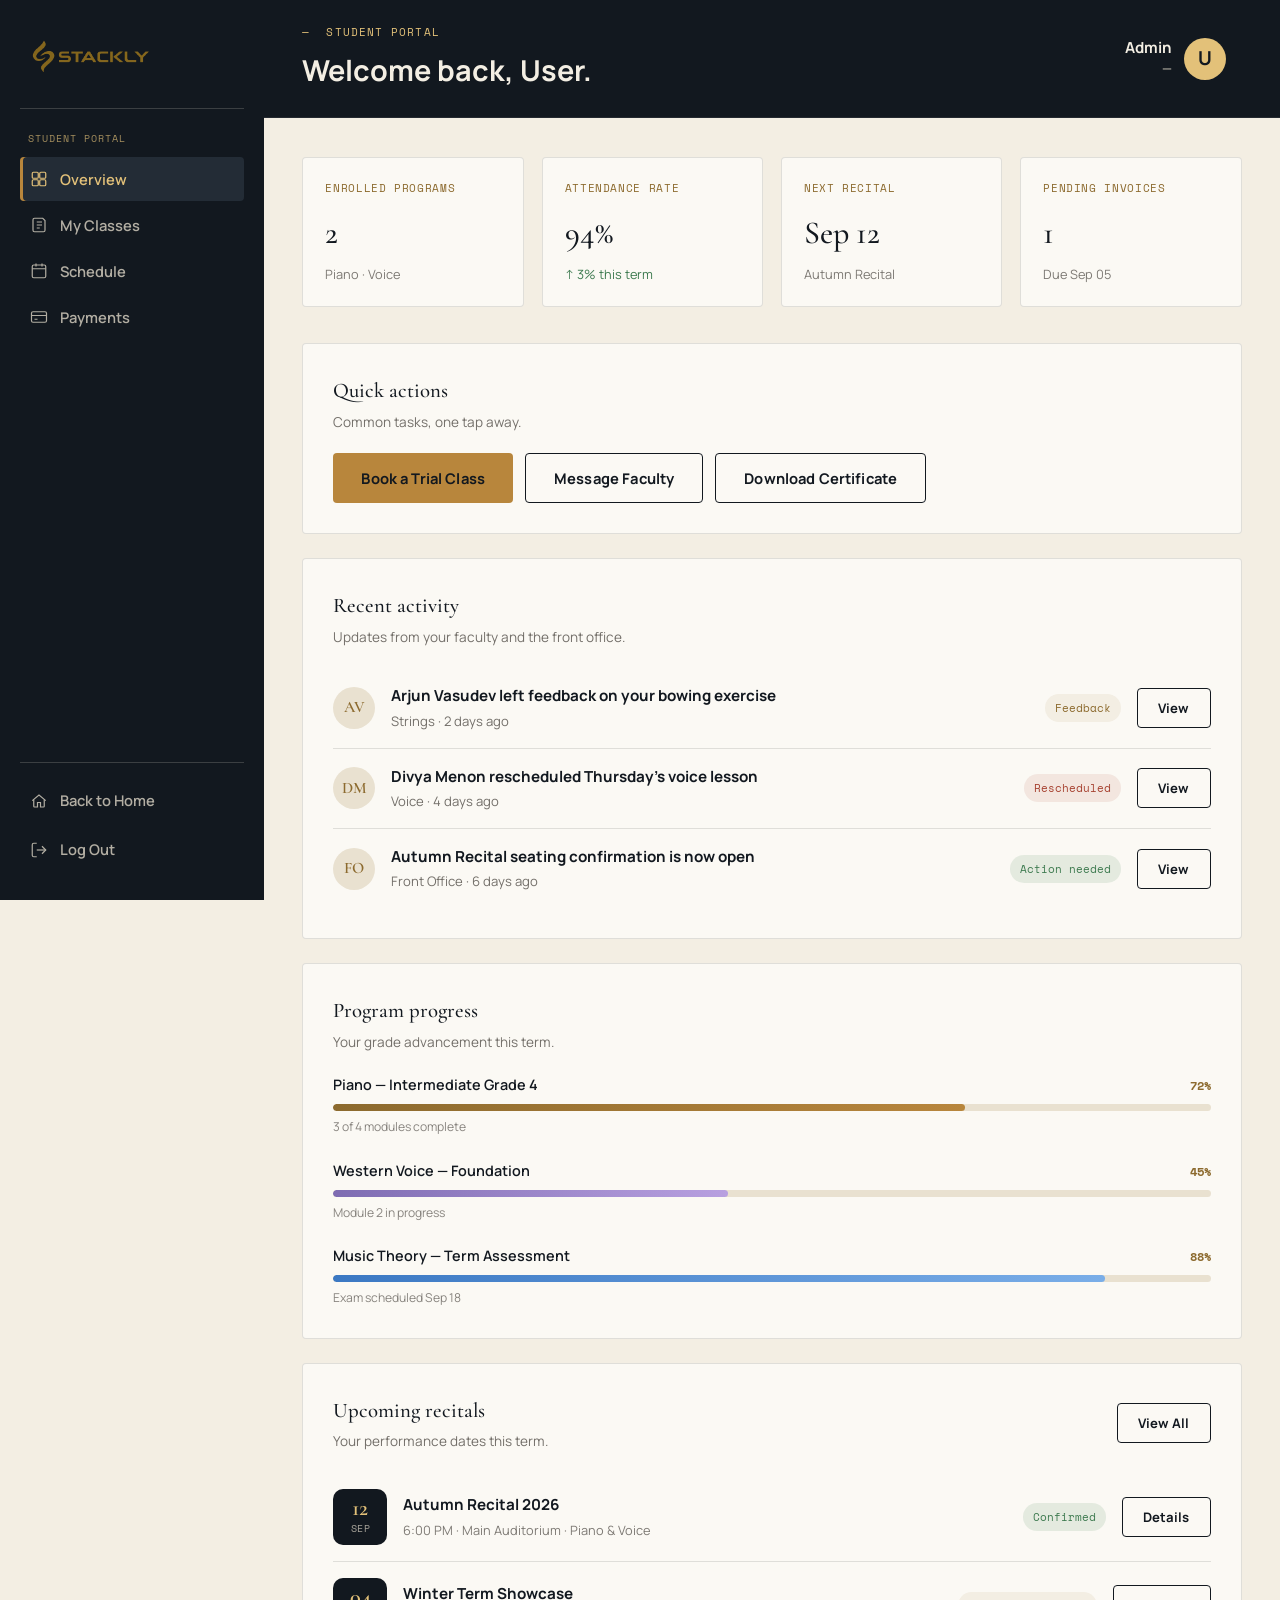
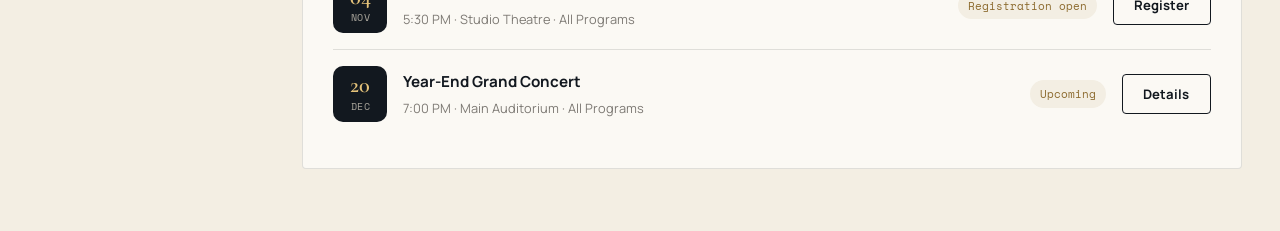
<file: dashboard-student.html>
<!DOCTYPE html>
<html lang="en">

<head>
  <meta charset="UTF-8">
  <meta name="viewport" content="width=device-width, initial-scale=1.0">
  <title>Student Dashboard — Cadence Conservatory</title>
  <meta name="description" content="Your classes, schedule and payments at Cadence Conservatory.">

  <link rel="preconnect" href="https://fonts.googleapis.com">
  <link rel="preconnect" href="https://fonts.gstatic.com" crossorigin>
  <link
    href="https://fonts.googleapis.com/css2?family=Cormorant+Garamond:ital,wght@0,400;0,500;0,600;0,700;1,500;1,600&family=Manrope:wght@400;500;600;700;800&family=Space+Mono:wght@400;700&display=swap"
    rel="stylesheet">

  <link rel="stylesheet" href="assets/css/style.css">
  <link rel="stylesheet" href="https://cdnjs.cloudflare.com/ajax/libs/font-awesome/6.5.1/css/all.min.css">
  <link rel="stylesheet" href="assets/css/dashboard.css">
</head>

<body class="dash-body">

  <!-- ===== Mobile top bar ===== -->
  <div class="dash-mobile-bar">
    <a href="dashboard-student.html" class="brand">
      <img src="assets/images/stackly-logo.webp" alt="Cadence Conservatory" class="brand__logo brand__logo--light">
    </a>
    <button class="dash-mobile-toggle" id="dashMobileToggle" aria-label="Open menu">
      <span></span><span></span><span></span>
    </button>
  </div>

  <div class="dash-overlay" id="dashOverlay"></div>

  <div class="dash-shell">

    <!-- ===== Sidebar ===== -->
    <aside class="dash-sidebar" id="dashSidebar">
      <a href="dashboard-student.html" class="brand dash-sidebar__brand">
        <img src="assets/images/stackly-logo.webp" alt="Cadence Conservatory" class="brand__logo brand__logo--light">
      </a>

      <div class="dash-sidebar__user">
        <i class="fas fa-circle-user" aria-hidden="true"></i>
        <span id="dashSidebarEmail" class="dash-sidebar__user-email">—</span>
      </div>

      <p class="dash-sidebar__label">Student Portal</p>
      <nav class="dash-nav" aria-label="Dashboard sections">
        <button type="button" class="dash-nav__item is-active" data-panel-target="panelOverview"
          data-title="Welcome back, <em>User.</em>"
          data-desc="Here's what's happening across your programs this week.">
          <span class="dash-nav__icon"><svg viewBox="0 0 24 24" fill="none" stroke="currentColor" stroke-width="1.6">
              <rect x="3" y="3" width="8" height="8" rx="1.5" />
              <rect x="13" y="3" width="8" height="8" rx="1.5" />
              <rect x="3" y="13" width="8" height="8" rx="1.5" />
              <rect x="13" y="13" width="8" height="8" rx="1.5" />
            </svg></span>
          Overview
        </button>
        <button type="button" class="dash-nav__item" data-panel-target="panelClasses" data-title="My <em>Classes.</em>"
          data-desc="Everything you're currently enrolled in, and who's teaching it.">
          <span class="dash-nav__icon"><svg viewBox="0 0 24 24" fill="none" stroke="currentColor" stroke-width="1.6">
              <path d="M4 19V5a2 2 0 0 1 2-2h11l3 3v13a2 2 0 0 1-2 2H6a2 2 0 0 1-2-2Z" />
              <path d="M9 8h7M9 12h7M9 16h4" />
            </svg></span>
          My Classes
        </button>
        <button type="button" class="dash-nav__item" data-panel-target="panelSchedule"
          data-title="Weekly <em>Schedule.</em>" data-desc="Your lesson times for the current term, at a glance.">
          <span class="dash-nav__icon"><svg viewBox="0 0 24 24" fill="none" stroke="currentColor" stroke-width="1.6">
              <rect x="3" y="4" width="18" height="17" rx="2" />
              <path d="M3 9h18M8 2v4M16 2v4" />
            </svg></span>
          Schedule
        </button>
        <button type="button" class="dash-nav__item" data-panel-target="panelPayments"
          data-title="Payments &amp; <em>Invoices.</em>"
          data-desc="Track tuition, recital fees and receipts in one place.">
          <span class="dash-nav__icon"><svg viewBox="0 0 24 24" fill="none" stroke="currentColor" stroke-width="1.6">
              <rect x="2" y="5" width="20" height="14" rx="2" />
              <path d="M2 10h20M6 15h4" />
            </svg></span>
          Payments
        </button>
      </nav>

      <div class="dash-sidebar__spacer"></div>

      <div class="dash-sidebar__foot">
        <a href="index.html" class="dash-nav__item">
          <span class="dash-nav__icon"><svg viewBox="0 0 24 24" fill="none" stroke="currentColor" stroke-width="1.6">
              <path d="M3 11.5 12 4l9 7.5" />
              <path d="M5 10v9a1 1 0 0 0 1 1h4v-6h4v6h4a1 1 0 0 0 1-1v-9" />
            </svg></span>
          Back to Home
        </a>
        <a href="login.html" class="dash-nav__item dash-nav__item--logout">
          <span class="dash-nav__icon"><svg viewBox="0 0 24 24" fill="none" stroke="currentColor" stroke-width="1.6">
              <path d="M9 21H5a2 2 0 0 1-2-2V5a2 2 0 0 1 2-2h4" />
              <path d="M16 17l5-5-5-5" />
              <path d="M21 12H9" />
            </svg></span>
          Log Out
        </a>
      </div>
    </aside>

    <!-- ===== Main content ===== -->
    <main class="dash-main">
      <div class="dash-header">
        <div>
          <p class="eyebrow"><span class="eyebrow__dot"></span>Student Portal</p>
          <h1 id="dashPageTitle">Welcome back, <em>User.</em></h1>
          <p id="dashPageDesc">Here's what's happening across your programs this week.</p>
        </div>
        <div class="dash-header__meta">
          <div class="dash-user-email">
          <span class="dash-avatar-circle">U</span>
          <span id="dashUserEmailChip" class="dash-user-email__text">—</span>
        </div>
          Piano &amp; Voice Program<br>Student ID CC-24118
        </div>
      </div>

      <!-- ===== Overview ===== -->
      <section class="dash-panel is-active" id="panelOverview">
        <div class="dash-stats">
          <div class="dash-stat">
            <p class="dash-stat__label">Enrolled Programs</p>
            <p class="dash-stat__value">2</p>
            <p class="dash-stat__delta dash-stat__delta--flat">Piano &middot; Voice</p>
          </div>
          <div class="dash-stat">
            <p class="dash-stat__label">Attendance Rate</p>
            <p class="dash-stat__value">94%</p>
            <p class="dash-stat__delta">&uarr; 3% this term</p>
          </div>
          <div class="dash-stat">
            <p class="dash-stat__label">Next Recital</p>
            <p class="dash-stat__value">Sep 12</p>
            <p class="dash-stat__delta dash-stat__delta--flat">Autumn Recital</p>
          </div>
          <div class="dash-stat">
            <p class="dash-stat__label">Pending Invoices</p>
            <p class="dash-stat__value">1</p>
            <p class="dash-stat__delta dash-stat__delta--flat">Due Sep 05</p>
          </div>
        </div>

        <div class="dash-card">
          <div class="dash-card__head">
            <div>
              <h2>Quick actions</h2>
              <p>Common tasks, one tap away.</p>
            </div>
          </div>
          <div class="dash-actions">
            <button type="button" class="btn btn--solid js-stub">Book a Trial Class</button>
            <button type="button" class="btn btn--line js-stub">Message Faculty</button>
            <button type="button" class="btn btn--line js-stub">Download Certificate</button>
          </div>
        </div>

        <div class="dash-card">
          <div class="dash-card__head">
            <div>
              <h2>Recent activity</h2>
              <p>Updates from your faculty and the front office.</p>
            </div>
          </div>
          <div class="dash-rows">
            <div class="dash-row">
              <div class="dash-row__avatar">AV</div>
              <div>
                <p class="dash-row__title">Arjun Vasudev left feedback on your bowing exercise</p>
                <p class="dash-row__sub">Strings &middot; 2 days ago</p>
              </div>
              <span class="dash-row__tag">Feedback</span>
              <button type="button" class="btn btn--line btn--sm js-stub dash-row__action">View</button>
            </div>
            <div class="dash-row">
              <div class="dash-row__avatar">DM</div>
              <div>
                <p class="dash-row__title">Divya Menon rescheduled Thursday's voice lesson</p>
                <p class="dash-row__sub">Voice &middot; 4 days ago</p>
              </div>
              <span class="dash-row__tag dash-row__tag--due">Rescheduled</span>
              <button type="button" class="btn btn--line btn--sm js-stub dash-row__action">View</button>
            </div>
            <div class="dash-row">
              <div class="dash-row__avatar">FO</div>
              <div>
                <p class="dash-row__title">Autumn Recital seating confirmation is now open</p>
                <p class="dash-row__sub">Front Office &middot; 6 days ago</p>
              </div>
              <span class="dash-row__tag dash-row__tag--live">Action needed</span>
              <button type="button" class="btn btn--line btn--sm js-stub dash-row__action">View</button>
            </div>
          </div>
        </div>

        <!-- Progress Tracker -->
        <div class="dash-card">
          <div class="dash-card__head">
            <div>
              <h2>Program progress</h2>
              <p>Your grade advancement this term.</p>
            </div>
          </div>
          <div class="dash-progress-list">
            <div class="dash-progress-item">
              <div class="dash-progress-item__top">
                <span class="dash-progress-item__name">Piano — Intermediate Grade 4</span>
                <span class="dash-progress-item__pct">72%</span>
              </div>
              <div class="dash-progress-bar">
                <div class="dash-progress-bar__fill" style="width:72%"></div>
              </div>
              <span class="dash-progress-item__note">3 of 4 modules complete</span>
            </div>
            <div class="dash-progress-item">
              <div class="dash-progress-item__top">
                <span class="dash-progress-item__name">Western Voice — Foundation</span>
                <span class="dash-progress-item__pct">45%</span>
              </div>
              <div class="dash-progress-bar">
                <div class="dash-progress-bar__fill dash-progress-bar__fill--voice" style="width:45%"></div>
              </div>
              <span class="dash-progress-item__note">Module 2 in progress</span>
            </div>
            <div class="dash-progress-item">
              <div class="dash-progress-item__top">
                <span class="dash-progress-item__name">Music Theory — Term Assessment</span>
                <span class="dash-progress-item__pct">88%</span>
              </div>
              <div class="dash-progress-bar">
                <div class="dash-progress-bar__fill dash-progress-bar__fill--theory" style="width:88%"></div>
              </div>
              <span class="dash-progress-item__note">Exam scheduled Sep 18</span>
            </div>
          </div>
        </div>

        <!-- Upcoming Recitals -->
        <div class="dash-card">
          <div class="dash-card__head">
            <div>
              <h2>Upcoming recitals</h2>
              <p>Your performance dates this term.</p>
            </div>
            <button type="button" class="btn btn--line btn--sm js-stub">View All</button>
          </div>
          <div class="dash-event-list">
            <div class="dash-event">
              <div class="dash-event__date">
                <span class="dash-event__day">12</span>
                <span class="dash-event__mon">Sep</span>
              </div>
              <div class="dash-event__body">
                <p class="dash-event__title">Autumn Recital 2026</p>
                <p class="dash-event__meta">6:00 PM &middot; Main Auditorium &middot; Piano &amp; Voice</p>
              </div>
              <span class="dash-row__tag dash-row__tag--live">Confirmed</span>
              <button type="button" class="btn btn--line btn--sm js-stub dash-row__action">Details</button>
            </div>
            <div class="dash-event">
              <div class="dash-event__date">
                <span class="dash-event__day">04</span>
                <span class="dash-event__mon">Nov</span>
              </div>
              <div class="dash-event__body">
                <p class="dash-event__title">Winter Term Showcase</p>
                <p class="dash-event__meta">5:30 PM &middot; Studio Theatre &middot; All Programs</p>
              </div>
              <span class="dash-row__tag">Registration open</span>
              <button type="button" class="btn btn--line btn--sm js-stub dash-row__action">Register</button>
            </div>
            <div class="dash-event">
              <div class="dash-event__date">
                <span class="dash-event__day">20</span>
                <span class="dash-event__mon">Dec</span>
              </div>
              <div class="dash-event__body">
                <p class="dash-event__title">Year-End Grand Concert</p>
                <p class="dash-event__meta">7:00 PM &middot; Main Auditorium &middot; All Programs</p>
              </div>
              <span class="dash-row__tag">Upcoming</span>
              <button type="button" class="btn btn--line btn--sm js-stub dash-row__action">Details</button>
            </div>
          </div>
        </div>
      </section>

      <!-- ===== My Classes ===== -->
      <section class="dash-panel" id="panelClasses">
        <div class="dash-card">
          <div class="dash-card__head">
            <div>
              <h2>Currently enrolled</h2>
              <p>Two programs this term.</p>
            </div>
            <button type="button" class="btn btn--solid btn--sm js-stub">Browse More Programs</button>
          </div>
          <div class="dash-rows">
            <div class="dash-row">
              <div class="dash-row__avatar">PN</div>
              <div>
                <p class="dash-row__title">Piano — Intermediate Grade 4</p>
                <p class="dash-row__sub">Priya N., Piano Faculty &middot; Tue &amp; Thu, 5:00 PM</p>
              </div>
              <span class="dash-row__tag dash-row__tag--live">In progress</span>
              <button type="button" class="btn btn--line btn--sm js-stub dash-row__action">Class Details</button>
            </div>
            <div class="dash-row">
              <div class="dash-row__avatar">DM</div>
              <div>
                <p class="dash-row__title">Western Voice — Foundation</p>
                <p class="dash-row__sub">Divya Menon, Head of Voice &middot; Mon &amp; Fri, 6:30 PM</p>
              </div>
              <span class="dash-row__tag dash-row__tag--live">In progress</span>
              <button type="button" class="btn btn--line btn--sm js-stub dash-row__action">Class Details</button>
            </div>
            <div class="dash-row">
              <div class="dash-row__avatar">RF</div>
              <div>
                <p class="dash-row__title">Music Production — Intro Workshop</p>
                <p class="dash-row__sub">Rohan Fernandes, Head of Production &middot; Starts Oct 04</p>
              </div>
              <span class="dash-row__tag">Waitlisted</span>
              <button type="button" class="btn btn--line btn--sm js-stub dash-row__action">Join Waitlist</button>
            </div>
          </div>
        </div>

        <!-- Assignments & Homework -->
        <div class="dash-card">
          <div class="dash-card__head">
            <div>
              <h2>Assignments &amp; practice tasks</h2>
              <p>Set by your faculty this week.</p>
            </div>
            <button type="button" class="btn btn--line btn--sm js-stub">View All</button>
          </div>
          <div class="dash-checklist">
            <label class="dash-check-item">
              <input type="checkbox">
              <div class="dash-check-item__body">
                <span class="dash-check-item__title">Hanon Exercise 1–5 — left hand focus</span>
                <span class="dash-check-item__meta">Piano &middot; Due Thu, Sep 4</span>
              </div>
              <span class="dash-row__tag dash-row__tag--due">Pending</span>
            </label>
            <label class="dash-check-item">
              <input type="checkbox" checked>
              <div class="dash-check-item__body">
                <span class="dash-check-item__title">Scales in F major — 4 octaves, 120 bpm</span>
                <span class="dash-check-item__meta">Piano &middot; Due Tue, Sep 2</span>
              </div>
              <span class="dash-row__tag dash-row__tag--live">Done</span>
            </label>
            <label class="dash-check-item">
              <input type="checkbox">
              <div class="dash-check-item__body">
                <span class="dash-check-item__title">Lip trill warmup — 10 minutes daily</span>
                <span class="dash-check-item__meta">Voice &middot; Ongoing</span>
              </div>
              <span class="dash-row__tag dash-row__tag--due">Pending</span>
            </label>
            <label class="dash-check-item">
              <input type="checkbox" checked>
              <div class="dash-check-item__body">
                <span class="dash-check-item__title">Record and submit sight-reading excerpt</span>
                <span class="dash-check-item__meta">Voice &middot; Due Mon, Sep 1</span>
              </div>
              <span class="dash-row__tag dash-row__tag--live">Submitted</span>
            </label>
          </div>
        </div>

        <!-- Faculty Notes -->
        <div class="dash-card">
          <div class="dash-card__head">
            <div>
              <h2>Faculty notes</h2>
              <p>Written feedback from your last lessons.</p>
            </div>
          </div>
          <div class="dash-note-list">
            <div class="dash-faculty-note">
              <div class="dash-faculty-note__header">
                <div class="dash-row__avatar" style="width:36px;height:36px;font-size:0.75rem">PN</div>
                <div>
                  <p class="dash-faculty-note__name">Priya Nair — Piano</p>
                  <p class="dash-faculty-note__date">Aug 29, 2026</p>
                </div>
              </div>
              <p class="dash-faculty-note__text">"Good control on the right hand this session. The left hand still
                anticipates the beat slightly — focus on isolating it during home practice before Thursday."</p>
            </div>
            <div class="dash-faculty-note">
              <div class="dash-faculty-note__header">
                <div class="dash-row__avatar" style="width:36px;height:36px;font-size:0.75rem">DM</div>
                <div>
                  <p class="dash-faculty-note__name">Divya Menon — Voice</p>
                  <p class="dash-faculty-note__date">Aug 27, 2026</p>
                </div>
              </div>
              <p class="dash-faculty-note__text">"Strong improvement on breath support. Watch the jaw tension on the
                upper passaggio — keep the exercise sheet I gave you and do it before every practice session."</p>
            </div>
          </div>
        </div>
      </section>

      <!-- ===== Schedule ===== -->
      <section class="dash-panel" id="panelSchedule">
        <div class="dash-card">
          <div class="dash-card__head">
            <div>
              <h2>This week</h2>
              <p>Aug 25 &ndash; Aug 31, 2026</p>
            </div>
            <button type="button" class="btn btn--line btn--sm js-stub">Add to Calendar</button>
          </div>
          <div class="dash-table-wrap">
            <div class="dash-timetable">
              <div class="dash-timetable__head">Time</div>
              <div class="dash-timetable__head">Mon</div>
              <div class="dash-timetable__head">Tue</div>
              <div class="dash-timetable__head">Wed</div>
              <div class="dash-timetable__head">Thu</div>
              <div class="dash-timetable__head">Fri</div>
              <div class="dash-timetable__head">Sat</div>
              <div class="dash-timetable__head">Sun</div>
              <div class="dash-timetable__time">5:00 PM</div>
              <div class="dash-timetable__cell"></div>
              <div class="dash-timetable__cell">
                <div class="dash-timetable__event">Piano<span>Studio 3</span></div>
              </div>
              <div class="dash-timetable__cell"></div>
              <div class="dash-timetable__cell">
                <div class="dash-timetable__event">Piano<span>Studio 3</span></div>
              </div>
              <div class="dash-timetable__cell"></div>
              <div class="dash-timetable__cell"></div>
              <div class="dash-timetable__cell"></div>
              <div class="dash-timetable__time">6:30 PM</div>
              <div class="dash-timetable__cell">
                <div class="dash-timetable__event">Voice<span>Room 5</span></div>
              </div>
              <div class="dash-timetable__cell"></div>
              <div class="dash-timetable__cell"></div>
              <div class="dash-timetable__cell"></div>
              <div class="dash-timetable__cell">
                <div class="dash-timetable__event">Voice<span>Room 5</span></div>
              </div>
              <div class="dash-timetable__cell"></div>
              <div class="dash-timetable__cell"></div>
            </div>
          </div>
        </div>

        <!-- Upcoming events -->
        <div class="dash-card">
          <div class="dash-card__head">
            <div>
              <h2>Upcoming events</h2>
              <p>Important dates and studio events this term.</p>
            </div>
          </div>
          <div class="dash-event-list">
            <div class="dash-event">
              <div class="dash-event__date">
                <span class="dash-event__day">05</span>
                <span class="dash-event__mon">Sep</span>
              </div>
              <div class="dash-event__body">
                <p class="dash-event__title">Tuition payment due</p>
                <p class="dash-event__meta">Front Office &middot; Invoice INV-2026-081</p>
              </div>
              <span class="dash-row__tag dash-row__tag--due">Due soon</span>
            </div>
            <div class="dash-event">
              <div class="dash-event__date">
                <span class="dash-event__day">12</span>
                <span class="dash-event__mon">Sep</span>
              </div>
              <div class="dash-event__body">
                <p class="dash-event__title">Autumn Recital 2026</p>
                <p class="dash-event__meta">6:00 PM &middot; Main Auditorium</p>
              </div>
              <span class="dash-row__tag dash-row__tag--live">Confirmed</span>
            </div>
            <div class="dash-event">
              <div class="dash-event__date">
                <span class="dash-event__day">18</span>
                <span class="dash-event__mon">Sep</span>
              </div>
              <div class="dash-event__body">
                <p class="dash-event__title">Music Theory Assessment</p>
                <p class="dash-event__meta">4:00 PM &middot; Room 2</p>
              </div>
              <span class="dash-row__tag">Exam</span>
            </div>
          </div>
        </div>

        <!-- Leave Request -->
        <div class="dash-card">
          <div class="dash-card__head">
            <div>
              <h2>Request a leave</h2>
              <p>Notify your faculty of an upcoming absence.</p>
            </div>
          </div>
          <form class="dash-leave-form" id="leaveRequestForm" novalidate>
            <div class="dash-leave-form__row">
              <div class="dash-form-group" id="fg-program">
                <label for="leaveProgram">Program</label>
                <select id="leaveProgram" name="leaveProgram">
                  <option value="">— Select a program —</option>
                  <option value="piano">Piano — Intermediate Grade 4</option>
                  <option value="voice">Western Voice — Foundation</option>
                </select>
                <span class="dash-field-error" id="err-program" aria-live="polite"></span>
              </div>
              <div class="dash-form-group" id="fg-date">
                <label for="leaveDate">Date of absence</label>
                <input type="date" id="leaveDate" name="leaveDate">
                <span class="dash-field-error" id="err-date" aria-live="polite"></span>
              </div>
            </div>
            <div class="dash-form-group">
              <label for="leaveReason">Reason <span class="dash-form-optional">(optional)</span></label>
              <textarea id="leaveReason" name="leaveReason" rows="2" placeholder="e.g. School exam, travel..." maxlength="300"></textarea>
              <span class="dash-field-hint" id="hint-reason">0 / 300</span>
            </div>
            <div class="dash-leave-form__footer">
              <span class="dash-form-success" id="leaveSuccess" aria-live="polite"></span>
              <button type="submit" class="btn btn--solid" id="leaveSubmitBtn">Submit Leave Request</button>
            </div>
          </form>
        </div>
      </section>

      <!-- ===== Payments ===== -->
      <section class="dash-panel" id="panelPayments">

        <!-- Summary strip -->
        <div class="dash-pay-summary">
          <div class="dash-pay-summary__item">
            <span class="dash-pay-summary__label">Total paid this year</span>
            <span class="dash-pay-summary__value">&#8377;38,500</span>
          </div>
          <div class="dash-pay-summary__item dash-pay-summary__item--due">
            <span class="dash-pay-summary__label">Outstanding balance</span>
            <span class="dash-pay-summary__value">&#8377;18,000</span>
          </div>
          <div class="dash-pay-summary__item">
            <span class="dash-pay-summary__label">Next due date</span>
            <span class="dash-pay-summary__value">Sep 05</span>
          </div>
          <div class="dash-pay-summary__item">
            <span class="dash-pay-summary__label">Payment method</span>
            <span class="dash-pay-summary__value">UPI / Card</span>
          </div>
        </div>

        <div class="dash-card">
          <div class="dash-card__head">
            <div>
              <h2>Invoices</h2>
              <p>Tuition and recital fees.</p>
            </div>
            <button type="button" class="btn btn--line btn--sm js-stub">Download All Receipts</button>
          </div>
          <div class="dash-table-wrap">
            <table class="dash-table">
              <thead>
                <tr>
                  <th>Invoice</th>
                  <th>Program</th>
                  <th>Amount</th>
                  <th>Status</th>
                  <th></th>
                </tr>
              </thead>
              <tbody>
                <tr>
                  <td>INV-2026-081</td>
                  <td>Piano &amp; Voice — Term 3</td>
                  <td>&#8377;18,000</td>
                  <td><span class="dash-row__tag dash-row__tag--due">Due Sep 05</span></td>
                  <td><button type="button" class="btn btn--solid btn--sm js-stub">Pay Now</button></td>
                </tr>
                <tr>
                  <td>INV-2026-054</td>
                  <td>Piano &amp; Voice — Term 2</td>
                  <td>&#8377;18,000</td>
                  <td><span class="dash-row__tag dash-row__tag--live">Paid</span></td>
                  <td><button type="button" class="btn btn--line btn--sm js-stub">Receipt</button></td>
                </tr>
                <tr>
                  <td>INV-2026-021</td>
                  <td>Registration Fee</td>
                  <td>&#8377;2,500</td>
                  <td><span class="dash-row__tag dash-row__tag--live">Paid</span></td>
                  <td><button type="button" class="btn btn--line btn--sm js-stub">Receipt</button></td>
                </tr>
              </tbody>
            </table>
          </div>
        </div>

        <!-- Payment history timeline -->
        <div class="dash-card">
          <div class="dash-card__head">
            <div>
              <h2>Payment history</h2>
              <p>All transactions this enrollment year.</p>
            </div>
          </div>
          <div class="dash-timeline">
            <div class="dash-timeline__item">
              <div class="dash-timeline__dot dash-timeline__dot--due"></div>
              <div class="dash-timeline__content">
                <p class="dash-timeline__title">&#8377;18,000 due — Term 3 Tuition</p>
                <p class="dash-timeline__meta">Due Sep 05, 2026 &middot; INV-2026-081</p>
              </div>
              <span class="dash-row__tag dash-row__tag--due">Pending</span>
            </div>
            <div class="dash-timeline__item">
              <div class="dash-timeline__dot"></div>
              <div class="dash-timeline__content">
                <p class="dash-timeline__title">&#8377;18,000 paid — Term 2 Tuition</p>
                <p class="dash-timeline__meta">Paid May 02, 2026 &middot; UPI</p>
              </div>
              <span class="dash-row__tag dash-row__tag--live">Paid</span>
            </div>
            <div class="dash-timeline__item">
              <div class="dash-timeline__dot"></div>
              <div class="dash-timeline__content">
                <p class="dash-timeline__title">&#8377;18,000 paid — Term 1 Tuition</p>
                <p class="dash-timeline__meta">Paid Jan 10, 2026 &middot; Card</p>
              </div>
              <span class="dash-row__tag dash-row__tag--live">Paid</span>
            </div>
            <div class="dash-timeline__item">
              <div class="dash-timeline__dot"></div>
              <div class="dash-timeline__content">
                <p class="dash-timeline__title">&#8377;2,500 paid — Registration Fee</p>
                <p class="dash-timeline__meta">Paid Jan 03, 2026 &middot; UPI</p>
              </div>
              <span class="dash-row__tag dash-row__tag--live">Paid</span>
            </div>
          </div>
        </div>
      </section>
    </main>
  </div>

  <script src="assets/js/dashboard.js"></script>
</body>

</html>
</file>
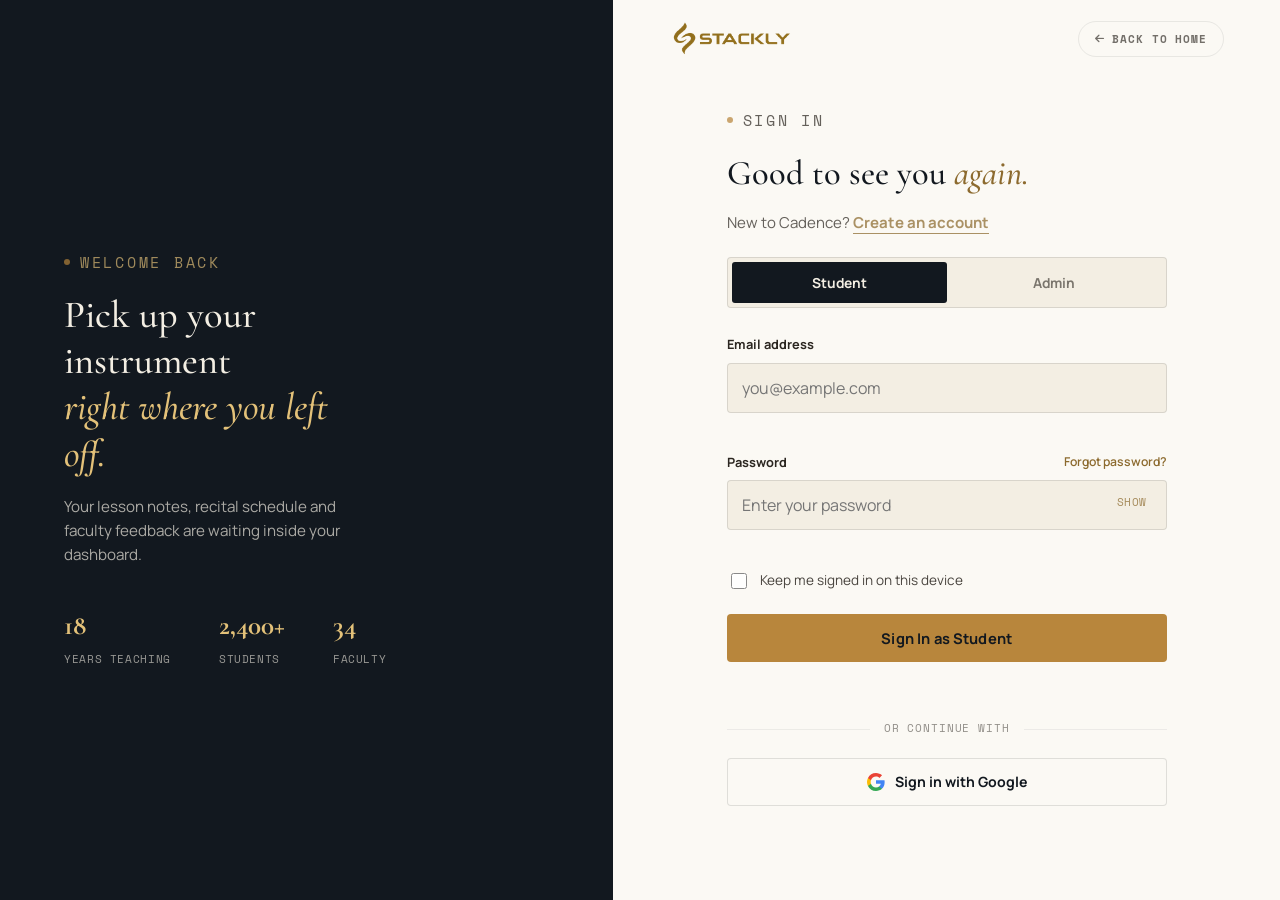
<file: login.html>
﻿<!DOCTYPE html>
<html lang="en">
<head>
<meta charset="UTF-8">
<meta name="viewport" content="width=device-width, initial-scale=1.0">
<title>Sign In — Cadence Conservatory</title>
<meta name="description" content="Sign in to your Cadence Conservatory student or admin account.">

<link rel="preconnect" href="https://fonts.googleapis.com">
<link rel="preconnect" href="https://fonts.gstatic.com" crossorigin>
<link href="https://fonts.googleapis.com/css2?family=Cormorant+Garamond:ital,wght@0,400;0,500;0,600;0,700;1,500;1,600&family=Manrope:wght@400;500;600;700;800&family=Space+Mono:wght@400;700&display=swap" rel="stylesheet">

<link rel="stylesheet" href="assets/css/style.css">
  <link rel="stylesheet" href="https://cdnjs.cloudflare.com/ajax/libs/font-awesome/6.5.1/css/all.min.css">
<link rel="stylesheet" href="assets/css/auth.css">
</head>
<body class="auth-body">

<div class="auth-shell">

  <!-- ===== Left: editorial brand panel ===== -->
  <aside class="auth-panel">
    <div class="auth-panel__inner">
    <div class="auth-panel__staff" aria-hidden="true">
      <!-- <svg viewBox="0 0 400 700" preserveAspectRatio="none">
        <line x1="0" y1="120" x2="400" y2="120"></line>
        <line x1="0" y1="150" x2="400" y2="150"></line>
        <line x1="0" y1="180" x2="400" y2="180"></line>
        <circle cx="70" cy="120" r="4"></circle>
        <circle cx="210" cy="150" r="4"></circle>
        <circle cx="330" cy="180" r="4"></circle>
        <line x1="0" y1="520" x2="400" y2="520"></line>
        <line x1="0" y1="550" x2="400" y2="550"></line>
        <line x1="0" y1="580" x2="400" y2="580"></line>
        <circle cx="120" cy="520" r="4"></circle>
        <circle cx="260" cy="580" r="4"></circle>
      </svg> -->
    </div>

    <div class="auth-panel__top"></div>

    <div class="auth-panel__quote">
      <p class="eyebrow"><span class="eyebrow__dot"></span>Welcome back</p>
      <h2>Pick up your instrument<br><em>right where you left off.</em></h2>
      <p>Your lesson notes, recital schedule and faculty feedback are waiting inside your dashboard.</p>
    </div>

    <div class="auth-panel__stats">
      <div><strong>18</strong><span>Years teaching</span></div>
      <div><strong>2,400+</strong><span>Students</span></div>
      <div><strong>34</strong><span>Faculty</span></div>
    </div>
    </div><!-- /auth-panel__inner -->
  </aside>

  <!-- ===== Right: form ===== -->
  <div class="auth-form-wrap">
    <div class="auth-form-topbar">
      <a href="index.html" class="auth-form-brand">
        <img src="assets/images/stackly-logo.webp" alt="Stackly Music Academy">
      </a>
      <a href="index.html" class="auth-back-btn">
        <i class="fas fa-arrow-left" aria-hidden="true"></i>
        <span>Back to Home</span>
      </a>
    </div>
    <div class="auth-card-outer">
    <div class="auth-card">
      <div class="auth-card__head">
        <p class="eyebrow"><span class="eyebrow__dot"></span>Sign In</p>
        <h1>Good to see you <em>again.</em></h1>
        <p>New to Cadence? <a href="signup.html">Create an account</a></p>
      </div>

      <div class="auth-roles" role="tablist" aria-label="Sign in as">
        <button type="button" class="auth-roles__btn is-active" data-role="student" data-form="loginForm" role="tab" aria-selected="true">Student</button>
        <button type="button" class="auth-roles__btn" data-role="admin" data-form="loginForm" role="tab" aria-selected="false">Admin</button>
      </div>

      <form class="auth-form" id="loginForm" data-active-role="student" novalidate>
        <div class="form-row">
          <label for="loginEmail">Email address</label>
          <input type="email" id="loginEmail" name="loginEmail" placeholder="you@example.com" required>
          <span class="auth-error" id="loginEmailError"></span>
        </div>

        <div class="form-row">
          <label for="loginPassword">Password <a href="404.html" class="auth-forgot">Forgot password?</a></label>
          <input type="password" id="loginPassword" name="loginPassword" placeholder="Enter your password" required>
          <button type="button" class="auth-field-toggle" data-toggle-password="loginPassword">Show</button>
          <span class="auth-error" id="loginPasswordError"></span>
        </div>

        <label class="auth-check">
          <input type="checkbox" id="loginRemember" name="loginRemember">
          <span>Keep me signed in on this device</span>
        </label>

        <button type="submit" class="btn btn--solid btn--full" id="authSubmitBtn">Sign In as Student</button>
        <p class="auth-submit-note" id="loginNote" role="status" aria-live="polite"></p>
      </form>

      <div class="auth-divider">or continue with</div>

      <div class="auth-alt">
        <a href="404.html" type="button" class="auth-alt__btn js-google-auth">
          <svg width="18" height="18" viewBox="0 0 18 18">
            <path fill="#4285F4" d="M17.64 9.2c0-.64-.06-1.25-.16-1.84H9v3.48h4.84a4.14 4.14 0 0 1-1.8 2.72v2.26h2.9c1.7-1.57 2.7-3.88 2.7-6.62z"/>
            <path fill="#34A853" d="M9 18c2.43 0 4.47-.8 5.96-2.18l-2.9-2.26c-.8.54-1.84.86-3.06.86-2.35 0-4.34-1.59-5.05-3.72H.98v2.33A9 9 0 0 0 9 18z"/>
            <path fill="#FBBC05" d="M3.95 10.7A5.4 5.4 0 0 1 3.67 9c0-.59.1-1.17.28-1.7V4.97H.98A9 9 0 0 0 0 9c0 1.45.35 2.83.98 4.03l2.97-2.33z"/>
            <path fill="#EA4335" d="M9 3.58c1.32 0 2.51.45 3.44 1.35l2.58-2.58C13.46.89 11.43 0 9 0A9 9 0 0 0 .98 4.97l2.97 2.33C4.66 5.17 6.65 3.58 9 3.58z"/>
          </svg>
          Sign in with Google
        </a>
        <p class="auth-submit-note" id="googleNote" role="status" aria-live="polite"></p>
      </div>


    </div><!-- /auth-card -->
    </div><!-- /auth-card-outer -->
  </div><!-- /auth-form-wrap -->

</div><!-- /auth-shell -->

<script src="assets/js/auth.js"></script>
</body>
</html>
</file>
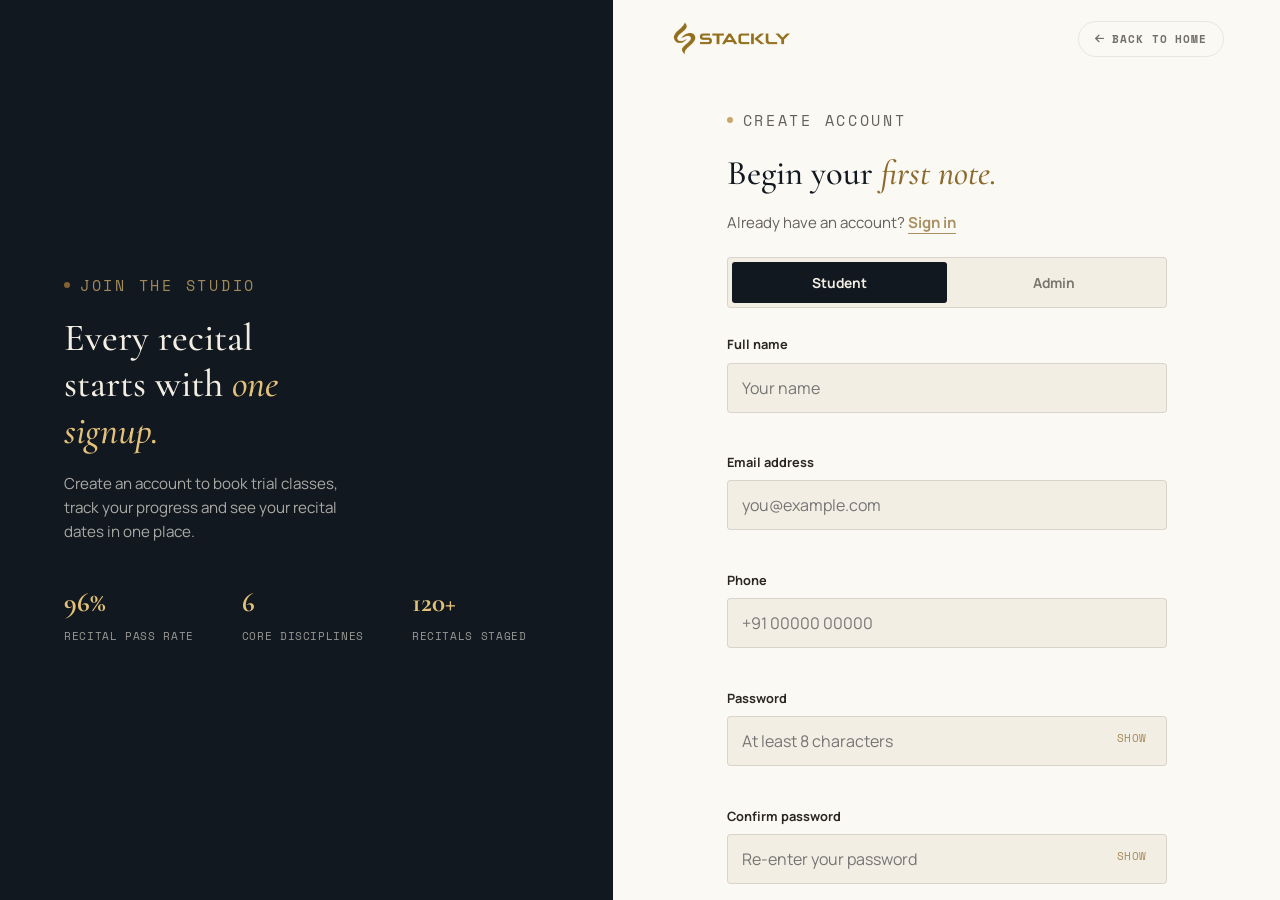
<file: signup.html>
﻿<!DOCTYPE html>
<html lang="en">
<head>
<meta charset="UTF-8">
<meta name="viewport" content="width=device-width, initial-scale=1.0">
<title>Create Account — Cadence Conservatory</title>
<meta name="description" content="Create your Cadence Conservatory student account.">

<link rel="preconnect" href="https://fonts.googleapis.com">
<link rel="preconnect" href="https://fonts.gstatic.com" crossorigin>
<link href="https://fonts.googleapis.com/css2?family=Cormorant+Garamond:ital,wght@0,400;0,500;0,600;0,700;1,500;1,600&family=Manrope:wght@400;500;600;700;800&family=Space+Mono:wght@400;700&display=swap" rel="stylesheet">

<link rel="stylesheet" href="assets/css/style.css">
  <link rel="stylesheet" href="https://cdnjs.cloudflare.com/ajax/libs/font-awesome/6.5.1/css/all.min.css">
<link rel="stylesheet" href="assets/css/auth.css">
</head>
<body class="auth-body">

<div class="auth-shell">

  <!-- ===== Left: editorial brand panel ===== -->
  <aside class="auth-panel">
    <div class="auth-panel__inner">
    <div class="auth-panel__staff" aria-hidden="true">
      <!-- <svg viewBox="0 0 400 700" preserveAspectRatio="none">
        <line x1="0" y1="140" x2="400" y2="140"></line>
        <line x1="0" y1="170" x2="400" y2="170"></line>
        <line x1="0" y1="200" x2="400" y2="200"></line>
        <circle cx="90" cy="140" r="4"></circle>
        <circle cx="240" cy="170" r="4"></circle>
        <circle cx="340" cy="200" r="4"></circle>
        <line x1="0" y1="540" x2="400" y2="540"></line>
        <line x1="0" y1="570" x2="400" y2="570"></line>
        <line x1="0" y1="600" x2="400" y2="600"></line>
        <circle cx="150" cy="540" r="4"></circle>
        <circle cx="300" cy="600" r="4"></circle>
      </svg> -->
    </div>

    <div class="auth-panel__top"></div>

    <div class="auth-panel__quote">
      <p class="eyebrow"><span class="eyebrow__dot"></span>Join the Studio</p>
      <h2>Every recital<br>starts with <em>one signup.</em></h2>
      <p>Create an account to book trial classes, track your progress and see your recital dates in one place.</p>
    </div>

    <div class="auth-panel__stats">
      <div><strong>96%</strong><span>Recital pass rate</span></div>
      <div><strong>6</strong><span>Core disciplines</span></div>
      <div><strong>120+</strong><span>Recitals staged</span></div>
    </div>
    </div><!-- /auth-panel__inner -->
  </aside>

  <!-- ===== Right: form ===== -->
  <div class="auth-form-wrap">
    <div class="auth-form-topbar">
      <a href="index.html" class="auth-form-brand">
        <img src="assets/images/stackly-logo.webp" alt="Stackly Music Academy">
      </a>
      <a href="index.html" class="auth-back-btn">
        <i class="fas fa-arrow-left" aria-hidden="true"></i>
        <span>Back to Home</span>
      </a>
    </div>
    <div class="auth-card-outer">
    <div class="auth-card">
      <div class="auth-card__head">
        <p class="eyebrow"><span class="eyebrow__dot"></span>Create Account</p>
        <h1>Begin your <em>first note.</em></h1>
        <p>Already have an account? <a href="login.html">Sign in</a></p>
      </div>

      <form class="auth-form" id="signupForm" data-active-role="student" novalidate>
        <div class="auth-roles" role="tablist" aria-label="Sign up as">
          <button type="button" class="auth-roles__btn is-active" data-role="student" data-form="signupForm" role="tab" aria-selected="true">Student</button>
          <button type="button" class="auth-roles__btn" data-role="admin" data-form="signupForm" role="tab" aria-selected="false">Admin</button>
        </div>
        <div class="form-row">
          <label for="signupName">Full name</label>
          <input type="text" id="signupName" name="signupName" placeholder="Your name" required>
          <span class="auth-error" id="signupNameError"></span>
        </div>

        <div class="form-row">
          <label for="signupEmail">Email address</label>
          <input type="email" id="signupEmail" name="signupEmail" placeholder="you@example.com" required>
          <span class="auth-error" id="signupEmailError"></span>
        </div>

        <div class="form-row">
          <label for="signupPhone">Phone</label>
          <input type="tel" id="signupPhone" name="signupPhone" placeholder="+91 00000 00000" required inputmode="numeric" maxlength="10">
          <span class="auth-error" id="signupPhoneError"></span>
        </div>

        <div class="form-row">
          <label for="signupPassword">Password</label>
          <input type="password" id="signupPassword" name="signupPassword" placeholder="At least 8 characters" required>
          <button type="button" class="auth-field-toggle" data-toggle-password="signupPassword">Show</button>
          <span class="auth-error" id="signupPasswordError"></span>
        </div>

        <div class="form-row">
          <label for="signupConfirm">Confirm password</label>
          <input type="password" id="signupConfirm" name="signupConfirm" placeholder="Re-enter your password" required>
          <button type="button" class="auth-field-toggle" data-toggle-password="signupConfirm">Show</button>
          <span class="auth-error" id="signupConfirmError"></span>
        </div>

        <label class="auth-check">
          <input type="checkbox" id="signupTerms" name="signupTerms">
          <span>I agree to the <a href="404.html">Terms of Enrollment</a> and <a href="404.html">Privacy Policy</a></span>
        </label>
        <span class="auth-error" id="signupTermsError" style="display:block; margin-top:-14px; margin-bottom: 14px;"></span>

        <button type="submit" class="btn btn--solid btn--full" id="signupSubmitBtn">Create Student Account</button>
        <p class="auth-submit-note" id="signupNote" role="status" aria-live="polite"></p>
      </form>


    </div><!-- /auth-card -->
    </div><!-- /auth-card-outer -->
  </div><!-- /auth-form-wrap -->
</div><!-- /auth-shell -->

<script src="assets/js/auth.js"></script>
</body>
</html>
</file>
<file: assets/css/style.css>
/* ============================================================
   CADENCE CONSERVATORY — Design tokens
   Palette (3 primary colors + tints):
     --ink       #12181F  near-black navy   (grounds, dark sections, text)
     --violet     #B8863C  aged brass gold   (accent, CTAs, highlights)
     --parchment #F3EEE3  sheet-music cream (light backgrounds)
   Type:
     Display — 'Cormorant Garamond' (editorial serif, italic for warmth)
     Body    — 'Manrope' (clean geometric sans)
     Label   — 'Space Mono' (catalog numbers, dates, eyebrows)
   ============================================================ */

:root {
  --ink: #12181F;
  --ink-soft: #1B232C;
  --ink-softer: #232C36;
  --violet: #B8863C;
  --violet-light: #E3C179;
  --violet-dim: #8C6A2E;
  --parchment: #F3EEE3;
  --parchment-dim: #E9E1D0;
  --paper: #FBF9F4;
  --charcoal: #2B2620;
  --line: rgba(18, 24, 31, 0.12);
  --line-light: rgba(243, 238, 227, 0.18);

  --font-display: 'Cormorant Garamond', Georgia, serif;
  --font-body: 'Manrope', -apple-system, BlinkMacSystemFont, sans-serif;
  --font-label: 'Space Mono', 'Courier New', monospace;

  --container: 1240px;
  --gutter: clamp(20px, 5vw, 64px);
  --radius: 4px;
  --ease: cubic-bezier(.22, .61, .36, 1);
}

/* ============================================================
   RESET
   ============================================================ */
*,
*::before,
*::after {
  box-sizing: border-box;
}

html {
  scroll-behavior: smooth;
  overflow-x: clip;
  width: 100%;
}

body {
  margin: 0;
  font-family: var(--font-body);
  color: var(--charcoal);
  background: var(--paper);
  -webkit-font-smoothing: antialiased;
  line-height: 1.6;
  overflow-x: clip;
  width: 100%;
}

img {
  max-width: 100%;
  display: block;
}

main {
  overflow-x: clip;
  width: 100%;
  padding-top: var(--header-offset, 69px);
}

a {
  color: inherit;
  text-decoration: none;
}

ul,
dl,
ol {
  margin: 0;
  padding: 0;
  list-style: none;
}

h1,
h2,
h3,
h4,
p {
  margin: 0;
}

button,
input,
select,
textarea {
  font-family: inherit;
  font-size: inherit;
  color: inherit;
}

button {
  cursor: pointer;
  background: none;
  border: none;
}

svg {
  overflow: visible;
}

@media (prefers-reduced-motion: reduce) {
  html {
    scroll-behavior: auto;
  }

  *,
  *::before,
  *::after {
    animation-duration: 0.01ms !important;
    animation-iteration-count: 1 !important;
    transition-duration: 0.01ms !important;
    scroll-behavior: auto !important;
  }
}

:focus-visible {
  outline: 2px solid var(--violet);
  outline-offset: 3px;
}

.section-inner {
  max-width: var(--container);
  margin: 0 auto;
  padding: 0 var(--gutter);
}

/* ============================================================
   SHARED TYPE / COMPONENTS
   ============================================================ */
.eyebrow {
  display: flex;
  align-items: center;
  gap: 10px;
  font-family: var(--font-label);
  font-size: 0.72rem;
  letter-spacing: 0.18em;
  text-transform: uppercase;
  color: var(--violet-dim);
  margin-bottom: 18px;
}

.eyebrow--light {
  color: var(--violet-light);
}

.eyebrow__dot {
  width: 6px;
  height: 6px;
  border-radius: 50%;
  background: var(--violet);
  flex-shrink: 0;
}

.section-title {
  font-family: var(--font-display);
  font-weight: 500;
  font-size: clamp(2rem, 4vw, 3rem);
  line-height: 1.15;
  color: var(--ink);
  max-width: 18ch;
}

.section-title em {
  font-style: italic;
  color: var(--violet-dim);
  font-weight: 500;
}

.section-title--light {
  color: var(--parchment);
}

.section-title--light em {
  color: var(--violet-light);
}

.section-sub {
  margin-top: 16px;
  max-width: 46ch;
  color: var(--charcoal);
  opacity: 0.75;
  font-size: 1.02rem;
}

.courses .section-sub {
  color: var(--parchment-dim);
  opacity: 0.8;
}

.section-head {
  margin-bottom: 52px;
}

.btn {
  display: inline-flex;
  align-items: center;
  justify-content: center;
  gap: 8px;
  font-family: var(--font-body);
  font-weight: 700;
  font-size: 0.92rem;
  letter-spacing: 0.01em;
  padding: 14px 28px;
  border-radius: var(--radius);
  transition: transform 0.35s var(--ease), background 0.3s var(--ease), color 0.3s var(--ease), border-color 0.3s var(--ease);
  white-space: nowrap;
}

.btn--solid {
  background: var(--violet);
  color: var(--ink);
}

.btn--solid:hover {
  background: var(--violet-light);
  transform: translateY(-2px);
}

.btn--ghost {
  color: var(--ink);
}

.btn--ghost:hover {
  color: var(--violet-dim);
  transform: translateX(3px);
}

.btn--line {
  border: 1px solid var(--ink);
  color: var(--ink);
}

.btn--line:hover {
  background: var(--ink);
  color: var(--parchment);
}

.btn--sm {
  padding: 10px 20px;
  font-size: 0.82rem;
}

.btn--lg {
  padding: 18px 40px;
  font-size: 1rem;
}

.btn--full {
  width: 100%;
}

/* Scroll reveal (IntersectionObserver driven, falls back to visible via JS) */
[data-reveal] {
  opacity: 0;
  transform: translateY(24px);
  transition: opacity 0.8s var(--ease), transform 0.8s var(--ease);
}

[data-reveal].is-visible {
  opacity: 1;
  transform: translateY(0);
}

/* Fade-in that always plays on load, no JS dependency */
@keyframes fadeUp {
  from {
    opacity: 0;
    transform: translateY(14px);
  }

  to {
    opacity: 1;
    transform: translateY(0);
  }
}

.reveal-fade {
  animation: fadeUp 0.9s var(--ease) both;
}

/* ============================================================
   TOPBAR
   ============================================================ */

/* The topbar is NOT fixed — it scrolls away naturally.
   The fixed header sits on top; main gets offset via the rule above. */
.topbar {
  background: var(--ink);
  color: var(--parchment-dim);
  text-align: center;
  padding: 9px var(--gutter);
  font-family: var(--font-label);
  font-size: 0.72rem;
  letter-spacing: 0.04em;
}

.topbar__link {
  color: var(--violet-light);
  border-bottom: 1px solid currentColor;
}

/* ============================================================
   HEADER
   ============================================================ */
.site-header {
  position: fixed;
  top: 0;
  left: 0;
  right: 0;
  z-index: 200;
  border-bottom: 1px solid transparent;
  transition: transform 0.38s cubic-bezier(0.4, 0, 0.2, 1),
    box-shadow 0.38s cubic-bezier(0.4, 0, 0.2, 1),
    border-color 0.38s cubic-bezier(0.4, 0, 0.2, 1);
}

/* backdrop via ::before so it doesn't break stacking context */
.site-header::before {
  content: "";
  position: absolute;
  inset: 0;
  background: rgba(255, 255, 255, 0.0);
  backdrop-filter: blur(0px);
  -webkit-backdrop-filter: blur(0px);
  transition: background 0.38s cubic-bezier(0.4, 0, 0.2, 1),
    backdrop-filter 0.38s cubic-bezier(0.4, 0, 0.2, 1);
  z-index: -1;
}

/* Scrolled state — glass solidifies */
.site-header.is-scrolled {
  border-color: var(--line);
  box-shadow: 0 2px 20px -4px rgba(18, 24, 31, 0.12);
}

.site-header.is-scrolled::before {
  background: rgba(255, 255, 255, 0.94);
  backdrop-filter: blur(16px);
  -webkit-backdrop-filter: blur(16px);
}

.site-header__inner {
  max-width: var(--container);
  margin: 0 auto;
  padding: 16px var(--gutter);
  display: flex;
  align-items: center;
  justify-content: space-between;
  gap: 24px;
  transition: padding 0.38s cubic-bezier(0.4, 0, 0.2, 1);
}

/* Compact on scroll */
.site-header.is-scrolled .site-header__inner {
  padding-top: 10px;
  padding-bottom: 10px;
}

.brand {
  display: flex;
  align-items: center;
  gap: 10px;
  color: var(--ink);
}

.brand__mark {
  color: var(--violet);
  display: flex;
}

.brand__text {
  font-family: var(--font-display);
  font-size: 1.32rem;
  font-weight: 600;
  letter-spacing: 0.01em;
}

.brand__text em {
  font-style: italic;
  font-weight: 500;
  color: var(--violet-dim);
  margin-left: 3px;
}

.main-nav__list {
  display: flex;
  gap: 34px;
}

/* Hide the in-nav logo on desktop — only shown inside the mobile overlay */
.nav__brand {
  display: none;
}

/* ============================================================
   LOGO IMAGE
   ============================================================ */
.brand__logo {
  display: block;
  height: 60px;
  width: auto;
  object-fit: contain;
}

/* Footer variant — slightly smaller */
.brand__logo--footer {
  height: 60px;
  /* Filter to make logo visible on dark footer background */
  /* filter: brightness(0) invert(1); */
  opacity: 0.85;
}

/* Light variant — used on dark backgrounds (mobile menu, sidebar, dashboard) */
.brand__logo--light {
  /* filter: brightness(0) invert(1); */
  opacity: 0.9;
}

/* Responsive: smaller logo on mobile */
@media (max-width: 600px) {
  .brand__logo {
    height: 50px;
  }
}

.main-nav__list a {
  font-size: 0.9rem;
  font-weight: 600;
  position: relative;
  padding-bottom: 4px;
}

/* Desktop active state — underline fully drawn + violet colour */
.main-nav__list a.is-active {
  color: var(--violet);
}

.main-nav__list a.is-active::after {
  width: 100%;
  background: var(--violet);
}

.main-nav__list a::after {
  content: "";
  position: absolute;
  left: 0;
  bottom: 0;
  width: 0;
  height: 1px;
  background: var(--violet-dim);
  transition: width 0.3s var(--ease);
}

.main-nav__list a:hover::after {
  width: 100%;
}

.site-header__actions {
  display: flex;
  align-items: center;
  gap: 18px;
}

.nav-toggle {
  display: none;
  flex-direction: column;
  align-items: center;
  justify-content: center;
  gap: 5px;
  width: 36px;
  height: 36px;
  position: relative;
  z-index: 201;
  border: none;
  background: transparent;
  cursor: pointer;
  padding: 0;
}

.nav-toggle span {
  display: block;
  width: 22px;
  height: 2px;
  background: var(--ink);
  border-radius: 2px;
  transition: transform 0.3s var(--ease), opacity 0.3s var(--ease);
}

.nav-toggle[aria-expanded="true"] span {
  background: #FFFFFF;
}

.nav-toggle[aria-expanded="true"] span:nth-child(1) {
  transform: translateY(7px) rotate(45deg);
}

.nav-toggle[aria-expanded="true"] span:nth-child(2) {
  opacity: 0;
}

.nav-toggle[aria-expanded="true"] span:nth-child(3) {
  transform: translateY(-7px) rotate(-45deg);
}

/* ============================================================
   NAV BACKDROP + CLOSE BUTTON (mobile)
   ============================================================ */
.nav-backdrop {
  display: none;
  position: fixed;
  inset: 0;
  background: rgba(13, 15, 20, 0.55);
  backdrop-filter: blur(3px);
  z-index: 199;
  opacity: 0;
  pointer-events: none;
  transition: opacity 0.35s var(--ease);
}

.nav-backdrop.is-visible {
  opacity: 0;
  pointer-events: auto;
}

.nav-close {
  display: none;
  position: absolute;
  top: 20px;
  right: 20px;
  width: 38px;
  height: 38px;
  border-radius: 50%;
  background: transparent;
  border: 1.5px solid var(--line);
  font-size: 1.4rem;
  line-height: 1;
  cursor: pointer;
  color: var(--ink);
  transition: background 0.2s, color 0.2s;
  align-items: center;
  justify-content: center;
}

.nav-close:hover {
  background: var(--ink);
  color: var(--parchment);
}

.nav-login-mobile {
  display: none;
  margin-top: 32px;
  font-family: var(--font-body);
  font-size: 0.95rem;
  font-weight: 600;
  color: var(--violet);
  letter-spacing: 0.03em;
  text-decoration: none;
  transition: color 0.2s;
}

.nav-login-mobile:hover {
  color: var(--ink);
}

/* ============================================================
   01. HERO — Fullscreen Slideshow + Glassmorphism
   ============================================================ */

/* ── Section shell ── */
.hero {
  position: relative;
  width: 100%;
  height: 100vh;
  min-height: 600px;
  overflow: hidden;
}

/* ── Slide stack ── */
.hero__slides {
  position: absolute;
  inset: 0;
  z-index: 0;
}

.hero__slide {
  position: absolute;
  inset: 0;
  opacity: 0;
  transition: opacity 0.5s ease;
}

.hero__slide.is-active {
  opacity: 1;
}

.hero__slide img {
  width: 100%;
  height: 100%;
  object-fit: cover;
  display: block;
  /* Ken Burns zoom on active slide */
  transform: scale(1);
  transition: transform 6s ease;
}

.hero__slide.is-active img {
  transform: scale(1.05);
  transition: transform 1s ease;
}

/* ── Dark scrim ── */
.hero__scrim {
  position: absolute;
  inset: 0;
  background: linear-gradient(105deg,
      rgba(10, 14, 20, 0.72) 0%,
      rgba(10, 14, 20, 0.45) 55%,
      rgba(10, 14, 20, 0.25) 100%);
  z-index: 1;
}

/* ── Inner container ── */
.hero__inner {
  position: relative;
  z-index: 2;
  height: 100%;
  max-width: var(--container);
  margin: 0 auto;
  padding: clamp(60px, 10vh, 120px) var(--gutter);
  display: flex;
  align-items: center;
  justify-content: center;
}

/* ── Glass card ── */
.hero__glass {
  max-width: 660px;
  width: 100%;
  text-align: center;
  background: rgba(255, 255, 255, 0.07);
  backdrop-filter: blur(18px) saturate(160%);
  -webkit-backdrop-filter: blur(18px) saturate(160%);
  border: 1px solid rgba(255, 255, 255, 0.15);
  border-radius: 20px;
  padding: clamp(28px, 4vh, 44px) clamp(28px, 4vw, 52px);
  box-shadow:
    0 8px 32px rgba(0, 0, 0, 0.35),
    inset 0 1px 0 rgba(255, 255, 255, 0.12);
  display: flex;
  flex-direction: column;
  gap: 18px;
  animation: glassIn 0.9s var(--ease) 0.3s both;
}

@keyframes glassIn {
  from {
    opacity: 0;
    transform: translateY(40px);
  }

  to {
    opacity: 1;
    transform: translateY(0);
  }
}

/* ── Eyebrow ── */
.hero__eyebrow {
  display: flex;
  align-items: center;
  gap: 10px;
  font-family: var(--font-label);
  font-size: 0.7rem;
  letter-spacing: 0.2em;
  text-transform: uppercase;
  color: var(--violet-light);
  margin: 0;
}

.hero__eyebrow-dot {
  width: 6px;
  height: 6px;
  border-radius: 50%;
  background: var(--violet-light);
  flex-shrink: 0;
  box-shadow: 0 0 6px rgba(227, 193, 121, 0.7);
}

/* ── Title ── */
.hero__title {
  font-family: var(--font-display);
  font-size: clamp(2.2rem, 4.5vw, 3.8rem);
  font-weight: 700;
  line-height: 1.15;
  color: #FFFFFF;
  margin: 0;
  letter-spacing: -0.02em;
  animation: glassIn 0.9s var(--ease) 0.5s both;
}

.hero__title em {
  font-style: italic;
  color: var(--violet-light);
  font-weight: 600;
}

/* ── Lede ── */
.hero__lede {
  font-size: 0.98rem;
  line-height: 1.65;
  color: rgba(255, 255, 255, 0.8);
  margin: 0;
  max-width: 46ch;
  margin-left: auto;
  margin-right: auto;
  animation: glassIn 0.9s var(--ease) 0.65s both;
}

/* ── Actions ── */
.hero__actions {
  display: flex;
  align-items: center;
  justify-content: center;
  gap: 16px;
  flex-wrap: wrap;
  animation: glassIn 0.9s var(--ease) 0.78s both;
}

/* Glass ghost button (inside hero only) */
.btn--glass {
  display: inline-flex;
  align-items: center;
  gap: 8px;
  padding: 13px 26px;
  border-radius: 999px;
  font-family: var(--font-label);
  font-size: 0.72rem;
  letter-spacing: 0.08em;
  text-transform: uppercase;
  color: #FFFFFF;
  border: 1px solid rgba(255, 255, 255, 0.35);
  background: rgba(255, 255, 255, 0.08);
  backdrop-filter: blur(8px);
  transition: background 0.25s, border-color 0.25s;
  white-space: nowrap;
}

.btn--glass:hover {
  background: rgba(255, 255, 255, 0.18);
  border-color: rgba(255, 255, 255, 0.6);
}

/* ── Slide dots ── */
.hero__dots {
  display: flex;
  gap: 10px;
  align-items: center;
  justify-content: center;
  margin-top: 4px;
}

.hero__dot {
  width: 8px;
  height: 8px;
  border-radius: 50%;
  background: rgba(255, 255, 255, 0.3);
  border: none;
  cursor: pointer;
  padding: 0;
  transition: background 0.3s, transform 0.3s, width 0.3s;
  flex-shrink: 0;
}

.hero__dot.is-active {
  background: var(--violet-light);
  width: 28px;
  border-radius: 4px;
  transform: none;
  box-shadow: 0 0 8px rgba(227, 193, 121, 0.5);
}

/* ── Badge (bottom-right) ── */
.hero__badge {
  position: absolute;
  bottom: 48px;
  right: var(--gutter);
  z-index: 3;
  background: linear-gradient(135deg, #B8863C 0%, #E3C179 100%);
  color: #FFFFFF;
  padding: 16px 22px;
  border-radius: 14px;
  display: flex;
  align-items: center;
  gap: 12px;
  box-shadow: 0 16px 40px rgba(184, 134, 60, 0.35),
    inset 0 1px 0 rgba(255, 255, 255, 0.2);
  border: 1px solid rgba(255, 255, 255, 0.15);
  animation: glassIn 0.9s var(--ease) 1.1s both;
  max-width: 260px;
}

.hero__badge-note {
  font-size: 1.6rem;
  color: rgba(255, 255, 255, 0.95);
  animation: floatNote 3s ease-in-out infinite;
}

@keyframes floatNote {

  0%,
  100% {
    transform: translateY(0) rotate(0deg);
  }

  50% {
    transform: translateY(-8px) rotate(6deg);
  }
}

.hero__badge p {
  font-size: 0.82rem;
  line-height: 1.5;
  font-weight: 500;
  color: #FFFFFF;
  margin: 0;
}

.hero__badge strong {
  font-weight: 700;
  display: block;
}

/* ── Progress bar ── */
.hero__progress {
  position: absolute;
  bottom: 0;
  left: 0;
  width: 100%;
  height: 3px;
  background: rgba(255, 255, 255, 0.1);
  z-index: 3;
}

.hero__progress-bar {
  height: 100%;
  width: 0%;
  background: linear-gradient(90deg, #B8863C, #E3C179);
  transition: width 0.1s linear;
}

/* ── Reduced motion ── */
@media (prefers-reduced-motion: reduce) {
  .hero__slide img {
    transition: none;
    transform: none !important;
  }

  .hero__slide {
    transition: opacity 0.3s;
  }

  .hero__badge-note {
    animation: none;
  }
}

/* ============================================================
   02. STATS STRIP
   ============================================================ */
.stats-strip {
  background: var(--ink);
  border-bottom: 1px solid rgba(255, 255, 255, 0.06);
  overflow: hidden;
  padding: clamp(48px, 6vw, 80px) 0;
}

.stats-strip__inner {
  display: flex;
  align-items: stretch;
  max-width: 100%;
}

.stats-strip__item {
  flex: 1 1 0;
  display: flex;
  align-items: center;
  gap: clamp(12px, 2vw, 24px);
  padding: clamp(28px, 4vw, 48px) clamp(20px, 3vw, 40px);
  border-right: 1px solid rgba(255, 255, 255, 0.07);
  position: relative;
  transition: background 0.3s;
}

.stats-strip__item:last-child {
  border-right: none;
}

.stats-strip__item:hover {
  background: rgba(255, 255, 255, 0.02);
}

.stats-strip__num {
  font-family: var(--font-display);
  font-size: clamp(2.2rem, 4vw, 3.8rem);
  font-weight: 700;
  color: var(--violet-light);
  line-height: 1;
  letter-spacing: -0.03em;
  white-space: nowrap;
}

.stats-strip__sep {
  width: 1px;
  height: 40px;
  background: rgba(255, 255, 255, 0.12);
  flex-shrink: 0;
}

.stats-strip__label {
  font-family: var(--font-label);
  font-size: 0.62rem;
  letter-spacing: 0.1em;
  text-transform: uppercase;
  color: var(--parchment-dim);
  opacity: 0.5;
  line-height: 1.6;
}

/* ============================================================
   MARQUEE
   ============================================================ */
.marquee {
  background: var(--violet);
  color: var(--ink);
  overflow: hidden;
  padding: 22px 0;
}

.marquee__track {
  display: flex;
  width: max-content;
  animation: marquee 28s linear infinite;
  font-family: var(--font-display);
  font-style: italic;
  font-size: 1.1rem;
  white-space: nowrap;
}

.marquee__track span {
  padding: 0 16px;
}

.marquee__sep {
  color: var(--ink);
  font-style: normal;
  opacity: 0.5;
}

@keyframes marquee {
  from {
    transform: translateX(0);
  }

  to {
    transform: translateX(-50%);
  }
}

/* ============================================================
   03. COURSES — hover-expand rows
   ============================================================ */
.courses {
  background: var(--parchment);
  padding: clamp(80px, 10vw, 120px) 0;
}

.courses__header {
  padding-bottom: clamp(32px, 5vw, 52px);
}

.courses__heading {
  font-family: var(--font-display);
  font-size: clamp(2.4rem, 5vw, 4rem);
  font-weight: 600;
  color: var(--ink);
  line-height: 1.1;
  letter-spacing: -0.02em;
  margin-top: 12px;
}

.courses__heading em {
  font-style: italic;
  color: var(--violet-dim);
}

.courses__list {
  border-top: 1px solid var(--line);
}

.courses__row {
  position: relative;
  border-bottom: 1px solid var(--line);
  overflow: hidden;
  transition: background 0.4s var(--ease);
}

.courses__row:hover {
  background: var(--ink);
}

.courses__row-inner {
  position: relative;
  z-index: 2;
  display: grid;
  grid-template-columns: 56px 1fr 1fr auto;
  align-items: center;
  gap: clamp(16px, 3vw, 40px);
  padding-top: clamp(24px, 3vw, 36px);
  padding-bottom: clamp(24px, 3vw, 36px);
  transition: padding-left 0.4s var(--ease);
}

.courses__row:hover .courses__row-inner {
  padding-left: calc(var(--gutter) + 12px);
}

.courses__num {
  font-family: var(--font-label);
  font-size: 0.62rem;
  letter-spacing: 0.15em;
  color: var(--violet-dim);
  transition: color 0.3s;
}

.courses__row:hover .courses__num {
  color: var(--violet-light);
}

.courses__name {
  font-family: var(--font-display);
  font-size: clamp(1.6rem, 3vw, 2.8rem);
  font-weight: 500;
  color: var(--ink);
  transition: color 0.3s;
}

.courses__row:hover .courses__name {
  color: var(--parchment);
}

.courses__desc {
  font-size: 0.9rem;
  color: var(--charcoal);
  opacity: 0;
  transform: translateY(6px);
  transition: opacity 0.35s, transform 0.35s;
  max-width: 38ch;
  line-height: 1.6;
}

.courses__row:hover .courses__desc {
  opacity: 0.7;
  color: var(--parchment-dim);
  transform: translateY(0);
}

.courses__cta {
  font-family: var(--font-label);
  font-size: 0.68rem;
  letter-spacing: 0.1em;
  text-transform: uppercase;
  color: var(--violet-dim);
  display: flex;
  align-items: center;
  gap: 8px;
  white-space: nowrap;
  opacity: 0;
  transform: translateX(-8px);
  transition: opacity 0.35s, transform 0.35s, color 0.3s;
}

.courses__row:hover .courses__cta {
  opacity: 1;
  color: var(--violet-light);
  transform: translateX(0);
}

/* Right: background image fades in */
.courses__row-img {
  position: absolute;
  inset: 0;
  z-index: 1;
  opacity: 0;
  transition: opacity 0.5s var(--ease);
}

.courses__row:hover .courses__row-img {
  opacity: 0.15;
}

.courses__row-img img {
  width: 100%;
  height: 100%;
  object-fit: cover;
  display: block;
}

/* ============================================================
   04. SPLIT — photo mosaic + editorial pillars
   ============================================================ */
.split {
  display: grid;
  grid-template-columns: 1fr 1fr;
  min-height: 90vh;
  padding: clamp(64px, 8vw, 100px) 0;
  background: var(--paper);
}

/* ── Left: photo mosaic ── */
.split__mosaic {
  position: relative;
  display: grid;
  grid-template-columns: 1fr 1fr;
  grid-template-rows: 1fr 1fr;
  overflow: hidden;
  background: var(--ink);
}

.split__tile {
  overflow: hidden;
  position: relative;
}

.split__tile img {
  width: 100%;
  height: 100%;
  object-fit: cover;
  display: block;
  transition: transform 0.7s var(--ease), filter 0.5s;
  transform: scale(1.04);
  filter: brightness(0.75) saturate(0.8);
}

.split__tile:hover img {
  transform: scale(1);
  filter: brightness(0.9) saturate(1);
}

/* tile layout */
.split__tile--1 {
  grid-column: 1;
  grid-row: 1;
}

.split__tile--2 {
  grid-column: 2;
  grid-row: 1;
}

.split__tile--3 {
  grid-column: 1;
  grid-row: 2;
}

.split__tile--4 {
  grid-column: 2;
  grid-row: 2;
}

/* Thin gap between tiles */
.split__mosaic {
  gap: 3px;
}

/* Floating stat badge */
.split__badge {
  position: absolute;
  bottom: 40px;
  left: 40px;
  z-index: 3;
  background: var(--violet);
  border-radius: 12px;
  padding: 18px 24px;
  display: flex;
  flex-direction: column;
  gap: 4px;
  box-shadow: 0 16px 40px rgba(184, 134, 60, 0.35);
  animation: glassIn 0.8s var(--ease) 0.6s both;
}

.split__badge-num {
  font-family: var(--font-display);
  font-size: clamp(2.4rem, 4vw, 3.4rem);
  font-weight: 700;
  color: var(--ink);
  line-height: 1;
  letter-spacing: -0.03em;
}

.split__badge span {
  font-family: var(--font-label);
  font-size: 0.6rem;
  letter-spacing: 0.1em;
  text-transform: uppercase;
  color: var(--ink);
  opacity: 0.65;
}

/* ── Right: editorial content ── */
.split__body {
  background: var(--parchment);
  display: flex;
  flex-direction: column;
  justify-content: center;
  padding: clamp(60px, 8vw, 100px) clamp(40px, 6vw, 80px);
  gap: 36px;
}

.split__heading {
  font-family: var(--font-display);
  font-size: clamp(2.2rem, 3.8vw, 3.6rem);
  font-weight: 600;
  line-height: 1.1;
  color: var(--ink);
  letter-spacing: -0.02em;
  margin: 0;
}

.split__heading em {
  font-style: italic;
  color: var(--violet-dim);
}

/* Pillar list */
.split__pillars {
  display: flex;
  flex-direction: column;
  gap: 0;
}

.split__pillar {
  display: flex;
  gap: 20px;
  align-items: flex-start;
  padding: 20px 0;
  border-bottom: 1px solid var(--line);
  transition: padding-left 0.3s var(--ease);
}

.split__pillars li:first-child {
  border-top: 1px solid var(--line);
}

.split__pillar:hover {
  padding-left: 10px;
}

.split__pillar-num {
  font-family: var(--font-label);
  font-size: 0.6rem;
  letter-spacing: 0.15em;
  color: var(--violet);
  padding-top: 4px;
  min-width: 24px;
  flex-shrink: 0;
}

.split__pillar h3 {
  font-family: var(--font-display);
  font-size: clamp(1.05rem, 1.6vw, 1.3rem);
  font-weight: 600;
  color: var(--ink);
  margin: 0 0 5px;
  line-height: 1.2;
}

.split__pillar p {
  font-size: 0.88rem;
  line-height: 1.65;
  color: var(--charcoal);
  opacity: 0.65;
  margin: 0;
}

.split__cta {
  align-self: flex-start;
  margin-top: 4px;
}

/* ── Responsive ── */
@media (max-width: 860px) {
  .split {
    grid-template-columns: 1fr;
    min-height: auto;
  }

  .split__mosaic {
    height: 380px;
  }

  .split__body {
    padding: clamp(48px, 8vw, 72px) var(--gutter);
  }
}

@media (max-width: 480px) {
  .split__mosaic {
    height: 300px;
  }

  .split__badge {
    bottom: 20px;
    left: 20px;
    padding: 14px 18px;
  }

  .split__heading {
    font-size: clamp(1.9rem, 7vw, 2.6rem);
  }

  .split__pillar {
    gap: 14px;
  }
}

/* ============================================================
   05. FACULTY — dark editorial table
   ============================================================ */
.fac {
  background: var(--ink);
  padding: clamp(80px, 10vw, 120px) 0;
}

.fac__header {
  margin-bottom: 52px;
}

.fac__heading {
  font-family: var(--font-display);
  font-size: clamp(2.2rem, 4.5vw, 3.8rem);
  font-weight: 600;
  line-height: 1.1;
  color: var(--parchment);
  margin-top: 12px;
  letter-spacing: -0.02em;
}

.fac__heading em {
  font-style: italic;
  color: var(--violet-light);
}

.fac__table {
  border-top: 1px solid rgba(255, 255, 255, 0.08);
}

.fac__row {
  display: grid;
  grid-template-columns: 36px 52px 1fr 1fr 80px;
  align-items: center;
  gap: clamp(12px, 2.5vw, 36px);
  padding: 24px 0;
  border-bottom: 1px solid rgba(255, 255, 255, 0.06);
  transition: background 0.3s, padding-left 0.3s;
  cursor: default;
}

.fac__row:hover {
  background: rgba(255, 255, 255, 0.025);
  padding-left: 10px;
}

.fac__idx {
  font-family: var(--font-label);
  font-size: 0.6rem;
  letter-spacing: 0.12em;
  color: var(--parchment);
  opacity: 0.2;
}

.fac__photo {
  width: 44px;
  height: 44px;
  border-radius: 50%;
  overflow: hidden;
  border: 1px solid rgba(255, 255, 255, 0.1);
  flex-shrink: 0;
  transition: border-color 0.3s;
}

.fac__row:hover .fac__photo {
  border-color: var(--violet);
}

.fac__photo img {
  width: 100%;
  height: 100%;
  object-fit: cover;
  filter: grayscale(0.3);
}

.fac__row:hover .fac__photo img {
  filter: none;
}

.fac__info {
  display: flex;
  flex-direction: column;
  gap: 3px;
}

.fac__info strong {
  font-family: var(--font-body);
  font-size: 0.95rem;
  font-weight: 700;
  color: var(--parchment);
}

.fac__info span {
  font-family: var(--font-label);
  font-size: 0.6rem;
  letter-spacing: 0.06em;
  text-transform: uppercase;
  color: var(--violet-dim);
}

.fac__quote {
  font-family: var(--font-display);
  font-style: italic;
  font-size: clamp(0.85rem, 1.1vw, 1rem);
  color: var(--parchment);
  opacity: 0.45;
  line-height: 1.4;
  margin: 0;
  padding-left: 14px;
  border-left: 2px solid rgba(184, 134, 60, 0.25);
  transition: opacity 0.3s, border-color 0.3s;
}

.fac__row:hover .fac__quote {
  opacity: 0.9;
  border-left-color: var(--violet-dim);
}

.fac__tag {
  font-family: var(--font-label);
  font-size: 0.58rem;
  letter-spacing: 0.1em;
  text-transform: uppercase;
  color: var(--violet-light);
  opacity: 0.4;
  text-align: right;
  transition: opacity 0.3s;
}

.fac__row:hover .fac__tag {
  opacity: 1;
}

/* ============================================================
   06. ROOMS — 3-up panels
   ============================================================ */
.rooms {
  background: var(--paper);
  padding: clamp(80px, 10vw, 120px) 0;
}

.rooms__header {
  padding-bottom: clamp(32px, 5vw, 52px);
}

.rooms__heading {
  font-family: var(--font-display);
  font-size: clamp(2.2rem, 4.5vw, 3.8rem);
  font-weight: 600;
  line-height: 1.1;
  color: var(--ink);
  margin-top: 12px;
  letter-spacing: -0.02em;
}

.rooms__heading em {
  font-style: italic;
  color: var(--violet-dim);
}

.rooms__grid {
  display: grid;
  grid-template-columns: repeat(3, 1fr);
}

.rooms__panel {
  position: relative;
  overflow: hidden;
  aspect-ratio: 3/4;
  display: flex;
  flex-direction: column;
  justify-content: flex-end;
}

.rooms__panel img {
  position: absolute;
  inset: 0;
  width: 100%;
  height: 100%;
  object-fit: cover;
  transition: transform 0.7s var(--ease), filter 0.5s;
  filter: brightness(0.55) saturate(0.7);
  transform: scale(1.04);
}

.rooms__panel:hover img {
  transform: scale(1);
  filter: brightness(0.4) saturate(1);
}

.rooms__panel-body {
  position: relative;
  z-index: 2;
  padding: clamp(24px, 4vw, 48px);
  background: linear-gradient(0deg, rgba(10, 14, 20, 0.85) 0%, transparent 100%);
  display: flex;
  flex-direction: column;
  gap: 10px;
}

.rooms__panel-num {
  font-family: var(--font-label);
  font-size: 0.58rem;
  letter-spacing: 0.15em;
  text-transform: uppercase;
  color: var(--violet-light);
  opacity: 0.6;
}

.rooms__panel-body h3 {
  font-family: var(--font-display);
  font-size: clamp(1.3rem, 2.2vw, 1.9rem);
  font-weight: 600;
  color: #fff;
  margin: 0;
  line-height: 1.2;
}

.rooms__panel-body p {
  font-size: 0.85rem;
  line-height: 1.6;
  color: rgba(255, 255, 255, 0.6);
  margin: 0;
  transform: translateY(8px);
  opacity: 0;
  transition: opacity 0.4s, transform 0.4s;
}

.rooms__panel:hover .rooms__panel-body p {
  opacity: 1;
  transform: translateY(0);
}

/* ============================================================
   07. TESTIMONIALS
   ============================================================ */
.testi {
  background: var(--ink);
  padding: clamp(80px, 10vw, 120px) 0;
  text-align: center;
}

.testi__inner {
  position: relative;
}

.testi__slider {
  position: relative;
  max-width: 820px;
  margin: 0 auto;
  min-height: 220px;
}

.testi__mark {
  display: block;
  font-family: var(--font-display);
  font-size: clamp(6rem, 14vw, 12rem);
  line-height: 0.8;
  color: var(--violet);
  opacity: 0.12;
  pointer-events: none;
  user-select: none;
  margin-bottom: -2rem;
}

.testimonial {
  position: absolute;
  inset: 0;
  opacity: 0;
  visibility: hidden;
  transition: opacity 0.6s var(--ease);
}

.testimonial.is-active {
  position: relative;
  opacity: 1;
  visibility: visible;
}

.testimonial p {
  font-family: var(--font-display);
  font-style: italic;
  font-size: clamp(1.4rem, 3vw, 2.2rem);
  line-height: 1.45;
  color: var(--parchment);
}

.testimonial footer {
  margin-top: 28px;
  font-family: var(--font-label);
  font-size: 0.75rem;
  letter-spacing: 0.08em;
  color: var(--violet-light);
}

.testimonial footer span {
  color: var(--parchment-dim);
  opacity: 0.55;
}

.testimonial-dots {
  display: flex;
  justify-content: center;
  gap: 10px;
  margin-top: 36px;
}

.testimonial-dots button {
  width: 8px;
  height: 8px;
  border-radius: 50%;
  background: rgba(255, 255, 255, 0.15);
  transition: background 0.3s, transform 0.3s;
}

.testimonial-dots button.is-active {
  background: var(--violet);
  transform: scale(1.3);
}

/* ============================================================
   08. EVENTS — date strip
   ============================================================ */
.events {
  background: var(--parchment);
  padding: clamp(80px, 10vw, 120px) 0;
}

.events__header {
  margin-bottom: 48px;
}

.events__heading {
  font-family: var(--font-display);
  font-size: clamp(2rem, 4vw, 3.4rem);
  font-weight: 600;
  line-height: 1.1;
  color: var(--ink);
  margin-top: 10px;
  letter-spacing: -0.02em;
}

.events__heading em {
  font-style: italic;
  color: var(--violet-dim);
}

.events__list {
  border-top: 1px solid var(--line);
}

.events__item {
  display: grid;
  grid-template-columns: 80px 1fr auto;
  align-items: center;
  gap: clamp(16px, 3vw, 48px);
  padding: clamp(20px, 3vw, 32px) 15px;
  border-bottom: 1px solid var(--line);
  transition: padding-left 0.3s, background 0.3s;
}

.events__item:hover {
  background: rgba(184, 134, 60, 0.04);
  padding-left: 12px;
}

.events__date {
  display: flex;
  flex-direction: column;
  align-items: flex-start;
  font-family: var(--font-label);
}

.events__date span {
  font-size: 0.55rem;
  letter-spacing: 0.12em;
  text-transform: uppercase;
  color: var(--violet);
  opacity: 0.7;
}

.events__date strong {
  font-family: var(--font-display);
  font-size: clamp(2.2rem, 4vw, 3.2rem);
  font-weight: 600;
  color: var(--ink);
  line-height: 1;
  letter-spacing: -0.02em;
}

.events__body h3 {
  font-family: var(--font-display);
  font-size: clamp(1.1rem, 2vw, 1.5rem);
  font-weight: 600;
  color: var(--ink);
}

.events__body p {
  font-size: 0.85rem;
  opacity: 0.6;
  margin-top: 3px;
  color: var(--charcoal);
}

.events__link {
  font-family: var(--font-label);
  font-size: 0.66rem;
  letter-spacing: 0.1em;
  text-transform: uppercase;
  color: var(--violet-dim);
  white-space: nowrap;
  border-bottom: 1px solid transparent;
  padding-bottom: 2px;
  transition: border-color 0.25s, color 0.25s;
  display: flex;
  align-items: center;
  gap: 6px;
}

.events__item:hover .events__link {
  color: var(--violet);
  border-color: var(--violet);
}

/* ============================================================
   09. CTA BAND
   ============================================================ */
.cta-band {
  background: var(--ink);
  padding: clamp(80px, 10vw, 120px) 0;
  text-align: center;
  position: relative;
  overflow: hidden;
}

.cta-band::before {
  content: '';
  position: absolute;
  inset: 0;
  background: radial-gradient(circle at 50% 100%, rgba(184, 134, 60, 0.12) 0%, transparent 60%);
  pointer-events: none;
}

.cta-band__inner {
  display: flex;
  flex-direction: column;
  align-items: center;
  gap: 16px;
  position: relative;
  z-index: 1;
}

.cta-band__year {
  font-family: var(--font-label);
  font-size: 0.7rem;
  letter-spacing: 0.25em;
  text-transform: uppercase;
  color: var(--violet-light);
  opacity: 0.6;
}

.cta-band h2 {
  font-family: var(--font-display);
  font-size: clamp(3rem, 8vw, 7rem);
  line-height: 1.05;
  color: var(--parchment);
  font-weight: 700;
  letter-spacing: -0.03em;
  margin: 0;
}

.cta-band h2 em {
  font-style: italic;
  color: var(--violet-light);
}

.cta-band__tagline {
  font-family: var(--font-label);
  font-size: 0.7rem;
  letter-spacing: 0.28em;
  text-transform: uppercase;
  color: var(--parchment);
  opacity: 0.35;
  margin-top: 4px;
}

.cta-band .btn--solid {
  margin-top: 16px;
}

/* ============================================================
   CONTACT
   ============================================================ */
.contact {
  background: var(--parchment);
  padding: clamp(80px, 10vw, 120px) 0;
}

.contact__grid {
  display: grid;
  grid-template-columns: 0.9fr 1.1fr;
  gap: clamp(30px, 6vw, 80px);
}

.contact__copy p {
  margin-top: 18px;
  opacity: 0.78;
  max-width: 44ch;
}

.contact-info {
  margin-top: 40px;
  display: grid;
  gap: 20px;
}

.contact-info li {
  display: flex;
  flex-direction: column;
  gap: 3px;
}

.contact-info strong {
  font-family: var(--font-label);
  font-size: 0.68rem;
  letter-spacing: 0.06em;
  color: var(--violet-dim);
  text-transform: uppercase;
}

.contact-info span {
  font-size: 0.98rem;
}

.contact-form {
  background: var(--paper);
  border: 1px solid var(--line);
  border-radius: var(--radius);
  padding: clamp(24px, 4vw, 42px);
}

.form-row {
  margin-bottom: 20px;
}

.form-row label {
  display: block;
  font-size: 0.8rem;
  font-weight: 700;
  margin-bottom: 8px;
}

.form-row input,
.form-row select,
.form-row textarea {
  width: 100%;
  border: 1px solid var(--line);
  background: var(--parchment);
  padding: 13px 14px;
  border-radius: var(--radius);
  transition: border-color 0.3s var(--ease);
  resize: vertical;
}

.form-row input:focus,
.form-row select:focus,
.form-row textarea:focus {
  border-color: var(--violet);
  outline: none;
}

.form-row input.has-error,
.form-row select.has-error,
.form-row textarea.has-error {
  border-color: #d32f2f;
}

.form-error {
  display: block;
  font-size: 0.75rem;
  color: #d32f2f;
  margin-top: 6px;
  min-height: 1.2em;
  /* prevent layout shift */
}

.form-note {
  margin-top: 14px;
  font-size: 0.85rem;
  color: var(--violet-dim);
  min-height: 1.2em;
}

/* ============================================================
   PAGE HERO — shared glassmorphism hero component
   Used by: services, blog, contact, 404 (and about as reference)
   Structure:
     .page-hero                 → section wrapper (full-screen dark bg)
       img.page-hero__bg        → full-bleed background image
       .page-hero__overlay      → gradient scrim for readability
       .page-hero__particles    → optional decorative music notes
       .page-hero__inner        → section-inner grid container
         .page-hero__card       → glassmorphism content card (left)
           .eyebrow             → eyebrow label
           h1.page-hero__title  → main headline
           p.page-hero__lede    → subtext
           .page-hero__actions  → optional CTA buttons
         .page-hero__visual     → right column (decorative / empty)
   ============================================================ */
.page-hero {
  position: relative;
  min-height: 88vh;
  display: flex;
  align-items: center;
  background: var(--ink);
  overflow: hidden;
  padding: 120px 0 80px;
}

.page-hero__bg {
  position: absolute;
  inset: 0;
  width: 100%;
  height: 100%;
  object-fit: cover;
  opacity: 0.38;
  z-index: 0;
  transform: scale(1.04);
  transition: transform 9s linear;
}

.page-hero:hover .page-hero__bg {
  transform: scale(1.08);
}

/* dual-layer gradient scrim — richer depth than a single overlay */
.page-hero__overlay {
  position: absolute;
  inset: 0;
  z-index: 1;
  background:
    linear-gradient(135deg, rgba(13, 15, 20, 0.72) 0%, rgba(13, 15, 20, 0.18) 60%, rgba(13, 15, 20, 0.05) 100%),
    linear-gradient(to top, rgba(13, 15, 20, 0.55) 0%, transparent 50%);
}

/* floating music note particles */
.page-hero__particles {
  position: absolute;
  inset: 0;
  z-index: 1;
  pointer-events: none;
  overflow: hidden;
}

.page-hero__particles span {
  position: absolute;
  font-size: 1.4rem;
  color: var(--violet-light);
  opacity: 0;
  animation: particleDrift 12s ease-in-out infinite;
}

.page-hero__particles span:nth-child(1) {
  left: 8%;
  top: 20%;
  animation-delay: 0s;
  font-size: 1.1rem;
}

.page-hero__particles span:nth-child(2) {
  left: 82%;
  top: 14%;
  animation-delay: 2.5s;
  font-size: 1.6rem;
}

.page-hero__particles span:nth-child(3) {
  left: 15%;
  top: 72%;
  animation-delay: 4.8s;
  font-size: 0.9rem;
}

.page-hero__particles span:nth-child(4) {
  left: 90%;
  top: 65%;
  animation-delay: 1.2s;
  font-size: 1.3rem;
}

.page-hero__particles span:nth-child(5) {
  left: 50%;
  top: 8%;
  animation-delay: 6.5s;
  font-size: 1.0rem;
}

.page-hero__particles span:nth-child(6) {
  left: 68%;
  top: 82%;
  animation-delay: 3.3s;
  font-size: 1.5rem;
}

@keyframes particleDrift {
  0% {
    opacity: 0;
    transform: translateY(0) rotate(0deg);
  }

  15% {
    opacity: 0.55;
  }

  50% {
    opacity: 0.3;
    transform: translateY(-28px) rotate(12deg);
  }

  85% {
    opacity: 0.5;
  }

  100% {
    opacity: 0;
    transform: translateY(-52px) rotate(25deg);
  }
}

.page-hero__inner {
  position: relative;
  z-index: 2;
  max-width: var(--container);
  margin: 0 auto;
  padding: 0 var(--gutter);
  display: grid;
  grid-template-columns: 1.05fr 0.95fr;
  gap: clamp(30px, 5vw, 70px);
  align-items: center;
  width: 100%;
}

/* glassmorphism card */
.page-hero__card {
  background: rgba(248, 245, 240, 0.07);
  backdrop-filter: blur(20px);
  -webkit-backdrop-filter: blur(20px);
  border: 1px solid rgba(255, 255, 255, 0.12);
  border-radius: 16px;
  padding: clamp(32px, 4vw, 56px) clamp(28px, 3.5vw, 48px);
  color: var(--parchment);
  box-shadow:
    0 32px 64px rgba(13, 15, 20, 0.5),
    inset 0 1px 0 rgba(255, 255, 255, 0.08);
  /* subtle top violet glow */
  position: relative;
  overflow: hidden;
}

.page-hero__card::before {
  content: "";
  position: absolute;
  top: -60px;
  left: -60px;
  width: 240px;
  height: 240px;
  border-radius: 50%;
  background: radial-gradient(circle, rgba(124, 58, 237, 0.18) 0%, transparent 70%);
  pointer-events: none;
}

.page-hero__card .eyebrow {
  color: var(--violet-light);
  margin-bottom: 22px;
}

.page-hero__title {
  font-family: var(--font-display);
  font-size: clamp(2.6rem, 4.8vw, 4.2rem);
  line-height: 1.08;
  font-weight: 600;
  color: var(--parchment);
  margin-bottom: 22px;
}

.page-hero__title em {
  font-style: italic;
  color: var(--violet-light);
}

.page-hero__lede {
  font-size: 1.1rem;
  line-height: 1.65;
  opacity: 0.82;
  max-width: 44ch;
  color: var(--parchment-dim);
  margin-bottom: 0;
}

.page-hero__actions {
  display: flex;
  align-items: center;
  gap: 20px;
  margin-top: 32px;
  flex-wrap: wrap;
}

.page-hero__actions .btn--ghost {
  color: var(--parchment);
}

.page-hero__actions .btn--ghost:hover {
  color: var(--violet-light);
}

/* right column — decorative, can hold anything or stay empty */
.page-hero__visual {
  display: flex;
  align-items: center;
  justify-content: center;
  position: relative;
  min-height: 320px;
}

/* ── Shared hero disc visual — used across blog, contact pages ── */
.hero-disc-wrap {
  position: relative;
  display: flex;
  align-items: center;
  justify-content: center;
  min-height: 320px;
  width: 100%;
}

.hero-disc {
  width: clamp(200px, 20vw, 280px);
  height: clamp(200px, 20vw, 280px);
  border-radius: 50%;
  background:
    repeating-radial-gradient(circle, rgba(243, 238, 227, 0.06) 0px, rgba(243, 238, 227, 0.06) 1px, transparent 2px, transparent 7px),
    radial-gradient(circle at 50% 50%, var(--ink-soft) 0%, var(--ink) 70%);
  border: 1px solid var(--line-light);
  box-shadow: 0 30px 70px rgba(0, 0, 0, 0.45), inset 0 0 0 10px rgba(13, 15, 20, 0.4);
  display: flex;
  align-items: center;
  justify-content: center;
  position: relative;
  animation: heroDiscSpin 18s linear infinite;
  flex-shrink: 0;
}

@keyframes heroDiscSpin {
  from {
    transform: rotate(0deg);
  }

  to {
    transform: rotate(360deg);
  }
}

.hero-disc::before {
  content: "";
  position: absolute;
  width: 22%;
  height: 22%;
  border-radius: 50%;
  background: var(--violet);
  box-shadow: inset 0 0 0 6px var(--ink);
}

.hero-disc__label {
  position: absolute;
  bottom: -40px;
  font-family: var(--font-label);
  font-size: 0.65rem;
  letter-spacing: 0.06em;
  text-transform: uppercase;
  text-align: center;
  color: var(--parchment-dim);
  opacity: 0.7;
  line-height: 1.4;
  animation: heroDiscSpin 18s linear infinite reverse;
  /* counter-rotate to stay upright */
}

/* Floating music notes around the disc */
.hero-note {
  position: absolute;
  font-size: 1.6rem;
  color: var(--violet-light);
  opacity: 0.85;
  pointer-events: none;
  animation: heroNoteFloat 4s ease-in-out infinite;
}

.hero-note--1 {
  top: 10%;
  left: 6%;
  animation-delay: 0s;
  font-size: 1.6rem;
}

.hero-note--2 {
  top: 62%;
  right: 4%;
  animation-delay: 1.4s;
  font-size: 2rem;
}

.hero-note--3 {
  bottom: 6%;
  left: 18%;
  animation-delay: 2.8s;
  font-size: 1.3rem;
}

@keyframes heroNoteFloat {

  0%,
  100% {
    transform: translateY(0px) rotate(0deg);
  }

  50% {
    transform: translateY(-14px) rotate(8deg);
  }
}

/* ── Responsive ── */
@media (max-width: 880px) {
  .page-hero {
    min-height: 70vh;
    padding: 100px 0 60px;
  }

  .page-hero__inner {
    grid-template-columns: minmax(0, 1fr);
  }

  .page-hero__visual {
    display: none;
  }
}

@media (max-width: 600px) {
  .page-hero {
    min-height: auto;
    padding: 80px 0 50px;
  }

  .page-hero__card {
    padding: 28px 22px;
  }

  .page-hero__title {
    font-size: clamp(2rem, 8vw, 2.8rem);
  }

  .page-hero__actions {
    flex-direction: column;
    align-items: flex-start;
    gap: 14px;
  }
}

/* ============================================================
   FOOTER
   ============================================================ */
.site-footer {
  background: var(--ink);
  color: var(--parchment-dim);
  padding-top: 70px;
  position: relative;
}

.footer-staff {
  position: absolute;
  top: 0;
  left: 0;
  right: 0;
  height: 60px;
  color: var(--violet-dim);
  opacity: 0.2;
}

.footer-staff svg {
  width: 100%;
  height: 100%;
}

.footer-staff line {
  stroke: currentColor;
  stroke-width: 1;
}

.footer__grid {
  display: grid;
  grid-template-columns: 1.4fr 1fr 1fr 1.2fr;
  gap: 40px;
  padding-bottom: 60px;
  border-bottom: 1px solid var(--line-light);
}

.brand--footer {
  color: var(--parchment);
  margin-bottom: 16px;
  display: inline-flex;
}

.brand--footer .brand__mark {
  color: var(--violet-light);
}

.footer__brand p {
  font-size: 0.9rem;
  opacity: 0.65;
  max-width: 32ch;
}

.footer__social {
  display: flex;
  gap: 14px;
  margin-top: 20px;
}

.footer__social a {
  width: 34px;
  height: 34px;
  border-radius: 50%;
  border: 1px solid var(--line-light);
  display: flex;
  align-items: center;
  justify-content: center;
  font-size: 0.68rem;
  font-family: var(--font-label);
  transition: background 0.3s var(--ease), color 0.3s var(--ease);
}

.footer__social a:hover {
  background: var(--violet);
  color: var(--ink);
  border-color: var(--violet);
}

.footer__col h4 {
  font-family: var(--font-label);
  font-size: 0.72rem;
  letter-spacing: 0.06em;
  text-transform: uppercase;
  color: var(--violet-light);
  margin-bottom: 18px;
}

.footer__col a {
  display: block;
  font-size: 0.9rem;
  opacity: 0.7;
  margin-bottom: 12px;
  transition: opacity 0.3s var(--ease);
}

.footer__col a:hover {
  opacity: 1;
}

.footer__col p {
  font-size: 0.85rem;
  opacity: 0.6;
  margin-bottom: 16px;
}

.newsletter-form {
  display: flex;
  flex-direction: column;
  gap: 10px;
}

.newsletter-form__row {
  display: flex;
  border: 1px solid var(--line-light);
  border-radius: var(--radius);
  overflow: hidden;
  background: transparent;
}

.newsletter-form input {
  flex: 1;
  background: transparent;
  border: none;
  padding: 12px 14px;
  color: var(--parchment);
  min-width: 0;
}

.newsletter-form input::placeholder {
  color: var(--parchment-dim);
  opacity: 0.5;
}

.newsletter-form button {
  padding: 0 18px;
  background: var(--violet);
  color: var(--ink);
  font-weight: 700;
  border: none;
  cursor: pointer;
}

.newsletter-form__status {
  margin: 0;
  font-size: 0.78rem;
  line-height: 1.5;
  color: var(--parchment);
  text-align: left;
}

.newsletter-form__status.is-error {
  color: #ffb4a2;
}

.newsletter-form__status.is-success {
  color: #baf7d1;
}

.footer__bottom {
  display: flex;
  justify-content: space-between;
  padding: 26px 10px;
  font-size: 0.78rem;
  opacity: 0.55;
  flex-wrap: wrap;
  gap: 8px;
}

.back-to-top {
  position: fixed;
  right: 26px;
  bottom: 26px;
  width: 44px;
  height: 44px;
  border-radius: 50%;
  background: var(--ink);
  color: var(--parchment);
  display: flex;
  align-items: center;
  justify-content: center;
  opacity: 0;
  visibility: hidden;
  transform: translateY(10px);
  transition: opacity 0.3s var(--ease), transform 0.3s var(--ease), background 0.3s var(--ease);
  z-index: 90;
  box-shadow: 0 10px 26px -10px rgba(18, 24, 31, 0.5);
}

.back-to-top.is-visible {
  opacity: 1;
  visibility: visible;
  transform: translateY(0);
}

.back-to-top:hover {
  background: var(--violet-dim);
}

/* ============================================================
   RESPONSIVE
   ============================================================ */

/* Laptop */
@media (max-width: 1100px) {
  .footer__grid {
    grid-template-columns: 1fr 1fr;
  }

  /* courses — hide desc at laptop width */
  .courses__row-inner {
    grid-template-columns: 52px 1fr auto;
  }

  /* fac — hide quote at laptop width */
  .fac__row {
    grid-template-columns: 36px 52px 1fr 60px;
  }
}

/* Tablet */
@media (max-width: 880px) {

  /* ── Full-screen overlay nav ── */
  .main-nav {
    position: fixed;
    inset: 0;
    width: 100%;
    background: var(--ink);
    display: flex;
    flex-direction: column;
    align-items: center;
    justify-content: center;
    padding: 0 24px;
    opacity: 0;
    visibility: hidden;
    transform: translateY(-16px);
    transition: opacity 0.35s var(--ease), transform 0.35s var(--ease), visibility 0.35s;
    z-index: 200;
    overflow-y: auto;
  }

  .main-nav.is-open {
    opacity: 1;
    visibility: visible;
    transform: translateY(0);
  }

  /* Logo inside nav — pinned top-left */
  .nav__brand {
    display: flex;
    align-items: center;
    gap: 10px;
    color: var(--parchment);
    text-decoration: none;
    position: absolute;
    top: 22px;
    left: 24px;
  }

  .nav__brand .brand__logo {
    height: 55px;
    /* filter: brightness(0) invert(1); */
    opacity: 0.9;
  }

  /* Nav list — centered */
  .main-nav__list {
    flex-direction: column;
    align-items: center;
    gap: 0;
    width: 100%;
    text-align: center;
  }

  .main-nav__list li {
    width: 100%;
    border-bottom: 1px solid rgba(248, 245, 240, 0.08);
  }

  .main-nav__list li:first-child {
    border-top: 1px solid rgba(248, 245, 240, 0.08);
  }

  .main-nav__list a {
    display: block;
    padding: 18px 0;
    font-size: 1.25rem;
    font-weight: 600;
    color: var(--parchment);
    letter-spacing: 0.02em;
  }

  .main-nav__list a::after {
    display: none;
  }

  .main-nav__list a:hover {
    color: var(--violet-light);
  }

  /* Mobile active state — violet text + left accent bar */
  .main-nav__list a.is-active {
    color: var(--violet-light);
    position: relative;
    padding-left: 18px;
  }

  .main-nav__list a.is-active::before {
    content: "";
    position: absolute;
    left: 0;
    top: 50%;
    transform: translateY(-50%);
    width: 4px;
    height: 60%;
    background: var(--violet-light);
    border-radius: 2px;
  }

  /* Login link at bottom */
  .nav-login-mobile {
    display: inline-flex;
    align-items: center;
    gap: 8px;
    margin-top: 36px;
    padding: 13px 32px;
    border: 1px solid rgba(248, 245, 240, 0.2);
    border-radius: 999px;
    font-size: 0.9rem;
    font-weight: 700;
    color: var(--parchment);
    letter-spacing: 0.04em;
  }

  .nav-login-mobile:hover {
    background: var(--violet);
    border-color: var(--violet);
    color: var(--parchment);
  }

  /* Ensure nav toggle sits exactly top-right when the menu is open, 
     aligning with the logo which is absolute at top: 22px */
  .nav-toggle[aria-expanded="true"] {
    position: fixed;
    top: 22px;
    right: 24px;
    z-index: 201;
    /* Higher than the 200 of .main-nav */
  }

  .nav-toggle {
    display: flex;
  }

  .nav-backdrop {
    display: none;
    pointer-events: none;
  }

  .site-header__actions .btn--sm {
    display: none;
  }

  .hero__inner {
    grid-template-columns: 1fr;
    gap: 50px;
    padding: 0 var(--gutter) 40px;
  }

  /* hero responsive — 880px */
  .hero {
    height: 100svh;
    min-height: 600px;
  }

  .hero__glass {
    max-width: 500px;
    padding: clamp(28px, 4vw, 48px) clamp(24px, 4vw, 44px);
  }

  .hero__title {
    font-size: clamp(2.2rem, 5vw, 3.2rem);
  }

  .hero__badge {
    bottom: 28px;
    right: var(--gutter);
    max-width: 220px;
    padding: 14px 18px;
  }

  /* stats strip */
  .stats-strip__inner {
    flex-wrap: wrap;
  }

  .stats-strip__item {
    flex: 1 1 40%;
  }

  .stats-strip__sep {
    display: none;
  }

  /* courses */
  .courses__row-inner {
    grid-template-columns: 40px 1fr auto;
  }

  .courses__desc {
    display: none;
  }

  /* rooms */
  .rooms__grid {
    grid-template-columns: 1fr;
  }

  .rooms__panel {
    aspect-ratio: 16/9;
  }

  /* split section */
  .split {
    grid-template-columns: 1fr;
    min-height: auto;
  }

  .split__mosaic {
    height: 380px;
  }

  .split__body {
    padding: clamp(48px, 8vw, 72px) var(--gutter);
  }

  /* faculty table */
  .fac__row {
    grid-template-columns: 36px 44px 1fr 60px;
    gap: clamp(10px, 2vw, 20px);
  }

  .fac__quote {
    display: none;
  }

  /* events */
  .events__item {
    grid-template-columns: 64px 1fr auto;
    gap: clamp(12px, 2vw, 28px);
  }

  .contact__grid {
    grid-template-columns: 1fr;
  }

  .footer__grid {
    grid-template-columns: 1fr 1fr;
  }

  .footer__col--newsletter {
    grid-column: span 2;
  }
}

/* Mobile */
@media (max-width: 600px) {
  .topbar__text {
    font-size: 0.65rem;
  }

  .hero {
    height: 100svh;
    min-height: 580px;
  }

  .hero__inner {
    align-items: center;
    justify-content: center;
    padding: clamp(70px, 12svh, 100px) var(--gutter);
  }

  .hero__glass {
    max-width: 100%;
    padding: 28px 24px;
    gap: 18px;
    border-radius: 16px;
  }

  .hero__title {
    font-size: clamp(1.8rem, 7vw, 2.6rem);
  }

  .hero__lede {
    font-size: 0.9rem;
  }

  .hero__actions {
    flex-direction: column;
    align-items: stretch;
  }

  .hero__badge {
    bottom: auto;
    right: auto;
    top: calc(var(--header-offset, 69px) + 16px);
    right: var(--gutter);
    max-width: 200px;
    padding: 10px 14px;
    gap: 8px;
  }

  .hero__badge-note {
    font-size: 1.2rem;
  }

  .hero__badge p {
    font-size: 0.72rem;
  }

  .stats-strip__item {
    flex: 1 1 100%;
    border-right: none;
    border-bottom: 1px solid rgba(255, 255, 255, 0.07);
  }

  .stats-strip__item:last-child {
    border-bottom: none;
  }

  .courses__row-inner {
    grid-template-columns: 36px 1fr;
  }

  .courses__cta {
    display: inline-flex;
    opacity: 1;
    transform: translateX(0);
    grid-column: 2 / -1;
    justify-self: end;
  }

  .fac__row {
    grid-template-columns: 44px 1fr;
    gap: 12px;
  }

  .fac__idx {
    display: none;
  }

  .fac__tag {
    display: none;
  }

  .fac__photo {
    width: 40px;
    height: 40px;
  }

  .events__item {
    grid-template-columns: 52px 1fr;
  }

  .events__link {
    display: inline-flex;
    opacity: 1;
    grid-column: 2 / -1;
    justify-self: end;
  }

  .split__mosaic {
    height: 280px;
  }

  .split__badge {
    bottom: 16px;
    left: 16px;
    padding: 12px 16px;
  }

  .split__heading {
    font-size: clamp(1.9rem, 7vw, 2.6rem);
  }

  .cta-band {
    padding: 80px 0;
  }

  .cta-band h2 {
    font-size: clamp(2.4rem, 10vw, 4rem);
  }

  .footer__grid {
    grid-template-columns: 1fr;
  }

  .footer__col--newsletter {
    grid-column: span 1;
  }

  .footer__bottom {
    flex-direction: column;
  }

  .courses,
  .fac,
  .rooms,
  .testi,
  .events,
  .contact {
    padding-top: clamp(56px, 8vw, 80px);
    padding-bottom: clamp(56px, 8vw, 80px);
  }

  .cta-band {
    padding: clamp(56px, 8vw, 80px) 0;
  }
}

@media (max-width: 400px) {
  .hero__title {
    font-size: 2.2rem;
  }
}
</file>
<file: assets/css/dashboard.css>
/* ============================================================
   CADENCE CONSERVATORY — dashboard.css
   Additive stylesheet for the Student + Admin dashboards.
   Reuses design tokens + reset from style.css (loaded first).
   All new rules are namespaced with "dash-".
   ============================================================ */

.dash-body{
  background: var(--parchment);
  min-height: 100vh;
}

.dash-shell{
  min-height: 100vh;
  background: var(--parchment);
}

/* ---------- Sidebar ---------- */
.dash-sidebar{
  background: var(--ink);
  color: var(--parchment);
  padding: 26px 20px;
  display: flex;
  flex-direction: column;
  position: fixed;
  top: 0;
  left: 0;
  width: 264px;
  height: 100vh;
  overflow-y: auto;
  z-index: 50;
}
.dash-sidebar__brand{
  color: var(--parchment);
  padding: 6px 8px 26px;
  border-bottom: 1px solid var(--line-light);
  margin-bottom: 22px;
}
.dash-sidebar__brand .brand__logo{
  height: 50px;
  /* filter: brightness(0) invert(1); */
  opacity: 0.9;
  align-items: center;
}

.dash-sidebar__label{
  font-family: var(--font-label);
  font-size: 0.64rem;
  letter-spacing: 0.1em;
  text-transform: uppercase;
  color: var(--violet-light);
  opacity: 0.7;
  padding: 0 8px;
  margin-bottom: 10px;
}

.dash-nav{ display: flex; flex-direction: column; gap: 2px; }
.dash-nav__item{
  display: flex;
  align-items: center;
  gap: 12px;
  width: 100%;
  padding: 12px 10px;
  border-radius: var(--radius);
  font-weight: 600;
  font-size: 0.92rem;
  color: var(--parchment-dim);
  opacity: 0.75;
  transition: background 0.3s var(--ease), opacity 0.3s var(--ease), color 0.3s var(--ease);
  text-align: left;
}
.dash-nav__item:hover{ opacity: 1; background: var(--ink-soft); }
.dash-nav__item.is-active{
  opacity: 1;
  background: var(--ink-softer);
  color: var(--violet-light);
  box-shadow: inset 3px 0 0 var(--violet);
}
.dash-nav__icon{
  width: 18px; height: 18px; flex-shrink: 0;
  display: inline-flex; align-items: center; justify-content: center;
}
.dash-nav__icon svg{ width: 100%; height: 100%; }

.dash-sidebar__spacer{ flex: 1; }

.dash-sidebar__foot{
  display: flex; flex-direction: column; gap: 2px;
  padding-top: 14px;
  border-top: 1px solid var(--line-light);
}
.dash-sidebar__foot .dash-nav__item{ color: var(--parchment-dim); }
.dash-sidebar__foot .dash-nav__item--logout:hover{ color: #E38C7A; background: var(--ink-soft); }

/* ---------- Mobile sidebar toggle ---------- */
.dash-mobile-bar{
  display: none;
  align-items: center;
  justify-content: space-between;
  background: var(--ink);
  color: var(--parchment);
  padding: 14px 18px;
  position: sticky;
  top: 0;
  z-index: 60;
  box-shadow: 0 2px 12px rgba(13,15,20,0.18);
}
.dash-mobile-bar .brand{ color: var(--parchment); }
.dash-mobile-bar .brand__logo{
  height: 50px;
  /* filter: brightness(0) invert(1); */
  opacity: 0.9;
}
.dash-mobile-toggle{
  display: flex; flex-direction: column; gap: 4px;
  width: 26px; height: 20px; justify-content: center;
}
.dash-mobile-toggle span{ display: block; height: 2px; background: var(--parchment); border-radius: 2px; }

.dash-overlay{
  display: none;
  position: fixed; inset: 0;
  background: rgba(13,15,20,0.5);
  z-index: 65;
}

/* ---------- Main content ---------- */
.dash-main{
  min-width: 0;
  background: var(--parchment);
  margin-left: 264px;
  box-sizing: border-box;
  width: calc(100% - 264px);
  display: flex;
  flex-direction: column;
  min-height: 100vh;
  padding-top: 0;
}

/* Sticky header sits at the top of dash-main */
.dash-header{
  display: flex;
  align-items: center;
  justify-content: space-between;
  gap: 20px;
  flex-wrap: wrap;
  position: sticky;
  top: 0;
  z-index: 40;
  background: var(--ink);
  padding: clamp(14px, 2vw, 24px) clamp(24px, 3vw, 44px);
  border-bottom: 1px solid rgba(255, 255, 255, 0.08);
  box-shadow: none;
  flex-shrink: 0;
}

/* Content padding for panels */
.dash-panel{
  padding: clamp(24px, 3vw, 44px);
  overflow-x: hidden;
}

.dash-header .eyebrow{ 
  margin-bottom: 6px; 
  font-family: var(--font-label);
  font-size: 0.68rem;
  letter-spacing: 0.1em;
  text-transform: uppercase;
  color: var(--violet-light);
  display: flex;
  align-items: center;
}
.dash-header .eyebrow::before {
  content: "— ";
  margin-right: 6px;
}
.dash-header .eyebrow__dot {
  display: none;
}

.dash-header h1{
  font-family: var(--font-body);
  font-weight: 700;
  font-size: clamp(1.4rem, 2.5vw, 1.8rem);
  color: var(--parchment);
}
.dash-header h1 em{ font-style: normal; color: var(--parchment); }
.dash-header p#dashPageDesc { display: none; }

.dash-header__meta{
  text-align: right;
  display: flex;
  flex-direction: row;
  align-items: center;
  gap: 16px;
  flex-shrink: 0;
  font-family: var(--font-body);
  font-size: 0;
  color: transparent;
}
.dash-header__meta > br { display: none; }

/* Email chip — header (desktop only) */
.dash-user-email{
  display: flex;
  flex-direction: row-reverse;
  align-items: center;
  gap: 12px;
  background: transparent;
  color: var(--parchment-dim);
  border: none;
  border-radius: 0;
  padding: 0;
  max-width: none;
}
.dash-user-email .dash-avatar-circle{
  background: var(--violet-light);
  color: var(--ink);
  width: 42px;
  height: 42px;
  border-radius: 50%;
  display: flex;
  align-items: center;
  justify-content: center;
  font-size: 1.2rem;
  font-weight: 700;
  flex-shrink: 0;
}
.dash-user-email__text{
  overflow: hidden;
  text-overflow: ellipsis;
  white-space: nowrap;
  font-family: var(--font-body);
  font-size: 0.8rem;
  color: var(--parchment-dim);
  display: flex;
  flex-direction: column;
  align-items: flex-end;
  text-align: right;
}
.dash-user-email__text::before {
  content: "Admin";
  font-weight: 700;
  font-size: 0.95rem;
  color: var(--parchment);
  line-height: 1.2;
}

/* Email chip — sidebar (mobile only, hidden on desktop) */
.dash-sidebar__user{
  display: none; /* shown via media query below */
  align-items: center;
  gap: 9px;
  background: var(--ink-softer);
  border: 1px solid var(--line-light);
  border-radius: 8px;
  padding: 10px 14px;
  margin-bottom: 18px;
  overflow: hidden;
}
.dash-sidebar__user i{
  color: var(--violet-light);
  font-size: 1rem;
  flex-shrink: 0;
}
.dash-sidebar__user-email{
  font-family: var(--font-label);
  font-size: 0.68rem;
  letter-spacing: 0.04em;
  color: var(--parchment-dim);
  overflow: hidden;
  text-overflow: ellipsis;
  white-space: nowrap;
  min-width: 0;
}

/* ---------- Panels (SPA-style section swap) ---------- */
.dash-panel{ display: none; }
.dash-panel.is-active{ display: block; animation: dashFadeIn 0.4s var(--ease) both; }
@keyframes dashFadeIn{ from{ opacity: 0; transform: translateY(10px); } to{ opacity: 1; transform: translateY(0); } }

/* ---------- Stat cards ---------- */
.dash-stats{
  display: grid;
  grid-template-columns: repeat(auto-fit, minmax(190px, 1fr));
  gap: 18px;
  margin-bottom: 36px;
}
.dash-stat{
  background: var(--paper);
  border: 1px solid var(--line);
  border-radius: var(--radius);
  padding: 22px;
}
.dash-stat__label{
  font-family: var(--font-label);
  font-size: 0.66rem;
  letter-spacing: 0.06em;
  text-transform: uppercase;
  color: var(--violet-dim);
  margin-bottom: 10px;
}
.dash-stat__value{
  font-family: var(--font-display);
  font-size: 2rem;
  color: var(--ink);
  font-weight: 500;
}
.dash-stat__delta{
  margin-top: 6px;
  font-size: 0.8rem;
  color: #3D7A4F;
}
.dash-stat__delta--flat{ color: var(--charcoal); opacity: 0.6; }

/* ---------- Section card ---------- */
.dash-card{
  background: var(--paper);
  border: 1px solid var(--line);
  border-radius: var(--radius);
  padding: clamp(20px, 3vw, 30px);
  margin-bottom: 24px;
}
.dash-card__head{
  display: flex;
  align-items: center;
  justify-content: space-between;
  gap: 14px;
  margin-bottom: 20px;
  flex-wrap: wrap;
}
.dash-card__head h2{
  font-family: var(--font-display);
  font-weight: 500;
  font-size: 1.3rem;
  color: var(--ink);
}
.dash-card__head p{ font-size: 0.85rem; opacity: 0.65; margin-top: 4px; }

/* ---------- Quick actions ---------- */
.dash-actions{ display: flex; flex-wrap: wrap; gap: 12px; }

/* ---------- List rows (classes / faculty / activity) ---------- */
.dash-rows{ display: flex; flex-direction: column; }
.dash-row{
  display: grid;
  grid-template-columns: auto 1fr auto auto;
  align-items: center;
  gap: 16px;
  padding: 16px 0;
  border-bottom: 1px solid var(--line);
}
.dash-row:last-child{ border-bottom: none; }
.dash-row__avatar{
  width: 42px; height: 42px; border-radius: 50%;
  background: var(--parchment-dim);
  display: flex; align-items: center; justify-content: center;
  font-family: var(--font-display);
  font-weight: 600;
  color: var(--violet-dim);
  flex-shrink: 0;
}
.dash-row__title{ font-weight: 700; font-size: 0.95rem; color: var(--ink); }
.dash-row__sub{ font-size: 0.82rem; opacity: 0.65; margin-top: 2px; }
.dash-row__tag{
  font-family: var(--font-label);
  font-size: 0.7rem;
  padding: 5px 10px;
  border-radius: 20px;
  background: var(--parchment);
  color: var(--violet-dim);
  white-space: nowrap;
}
.dash-row__tag--live{ background: rgba(61,122,79,0.12); color: #3D7A4F; }
.dash-row__tag--due{ background: rgba(166,64,47,0.1); color: #A6402F; }

/* ---------- Table ---------- */
.dash-table-wrap{ overflow-x: auto; }
.dash-table{ width: 100%; border-collapse: collapse; min-width: 560px; }
.dash-table th{
  text-align: left;
  font-family: var(--font-label);
  font-size: 0.66rem;
  letter-spacing: 0.06em;
  text-transform: uppercase;
  color: var(--violet-dim);
  padding: 0 14px 12px;
  border-bottom: 1px solid var(--line);
}
.dash-table td{
  padding: 14px 14px;
  border-bottom: 1px solid var(--line);
  font-size: 0.9rem;
  color: var(--charcoal);
}
.dash-table tr:last-child td{ border-bottom: none; }
.dash-table td:first-child, .dash-table th:first-child{ padding-left: 0; }
.dash-table td:last-child, .dash-table th:last-child{ padding-right: 0; }

/* ---------- Search + filter bar ---------- */
.dash-toolbar{
  display: flex;
  gap: 12px;
  margin-bottom: 20px;
  flex-wrap: wrap;
}
.dash-toolbar input[type="search"]{
  flex: 1;
  min-width: 200px;
  border: 1px solid var(--line);
  background: var(--parchment);
  padding: 11px 14px;
  border-radius: var(--radius);
}
.dash-toolbar input[type="search"]:focus{ border-color: var(--violet); outline: none; }

/* ---------- Faculty grid ---------- */
.dash-grid{
  display: grid;
  grid-template-columns: repeat(auto-fill, minmax(220px, 1fr));
  gap: 18px;
}
.dash-faculty-card{
  border: 1px solid var(--line);
  border-radius: var(--radius);
  padding: 20px;
  text-align: center;
  background: var(--parchment);
}
.dash-faculty-card__avatar{
  width: 58px; height: 58px; border-radius: 50%;
  background: var(--ink);
  color: var(--violet-light);
  font-family: var(--font-display);
  font-weight: 600;
  font-size: 1.2rem;
  display: flex; align-items: center; justify-content: center;
  margin: 0 auto 14px;
}
.dash-faculty-card h3{ font-family: var(--font-display); font-size: 1.05rem; color: var(--ink); font-weight: 600; }
.dash-faculty-card p{ font-size: 0.8rem; opacity: 0.65; margin-top: 4px; }
.dash-faculty-card .btn{ margin-top: 14px; }

/* ---------- Schedule / timetable grid ---------- */
.dash-timetable{
  display: grid;
  grid-template-columns: 90px repeat(7, 1fr);
  border: 1px solid var(--line);
  border-radius: var(--radius);
  overflow: hidden;
  min-width: 700px;
}
.dash-timetable__head{
  background: var(--ink);
  color: var(--parchment-dim);
  padding: 10px 8px;
  font-family: var(--font-label);
  font-size: 0.66rem;
  letter-spacing: 0.05em;
  text-transform: uppercase;
  text-align: center;
}
.dash-timetable__time{
  background: var(--parchment-dim);
  padding: 14px 8px;
  font-family: var(--font-label);
  font-size: 0.68rem;
  color: var(--violet-dim);
  border-top: 1px solid var(--line);
}
.dash-timetable__cell{
  padding: 8px;
  border-top: 1px solid var(--line);
  border-left: 1px solid var(--line);
  min-height: 54px;
}
.dash-timetable__event{
  background: rgba(124,58,237,0.14);
  border-left: 3px solid var(--violet);
  border-radius: 3px;
  padding: 6px 8px;
  font-size: 0.72rem;
  font-weight: 700;
  color: var(--ink);
}
.dash-timetable__event span{ display: block; font-weight: 500; opacity: 0.7; font-size: 0.68rem; margin-top: 2px; }

/* ---------- Report cards ---------- */
.dash-report-card{
  display: flex;
  align-items: center;
  justify-content: space-between;
  gap: 16px;
  padding: 18px 0;
  border-bottom: 1px solid var(--line);
  flex-wrap: wrap;
}
.dash-report-card:last-child{ border-bottom: none; }
.dash-report-card__icon{
  width: 40px; height: 40px; border-radius: var(--radius);
  background: var(--ink);
  color: var(--violet-light);
  display: flex; align-items: center; justify-content: center;
  flex-shrink: 0;
}

/* ---------- Empty note ---------- */
.dash-note{
  font-size: 0.85rem;
  color: var(--violet-dim);
  background: var(--parchment);
  border: 1px dashed var(--line);
  border-radius: var(--radius);
  padding: 14px 16px;
}

/* ============================================================
   RESPONSIVE
   ============================================================ */
@media (max-width: 980px){
  .dash-mobile-bar{ display: flex; }
  .dash-sidebar{
    position: fixed; top: 0; left: 0; height: 100vh; width: min(78vw, 300px);
    transform: translateX(-100%);
    transition: transform 0.35s var(--ease);
    z-index: 70;
  }
  .dash-sidebar.is-open{ transform: translateX(0); }
  .dash-overlay.is-open{ display: block; }
  .dash-main{
    margin-left: 0;
    width: 100%;
  }

  /* On mobile: dash-header is sticky under the mobile bar */
  .dash-header{
    position: sticky;
    top: 56px; /* Height of dash-mobile-bar */
    z-index: 40;
    padding: 20px 18px 16px;
    border-bottom: 1px solid rgba(255, 255, 255, 0.08);
    box-shadow: none;
    margin-bottom: 0;
  }

  /* Panel padding on mobile */
  .dash-panel{ padding: 20px 18px 40px; }
  
  /* Hide eyebrow text on mobile */
  .dash-header .eyebrow { display: none; }

  /* On mobile: show email in sidebar, hide it from the main header */
  .dash-sidebar__user{ display: flex; }
  .dash-header .dash-user-email{ display: none; }
}

@media (max-width: 640px){
  .dash-row{ grid-template-columns: auto 1fr; row-gap: 6px; }
  .dash-row__tag{ grid-column: 2; justify-self: start; }
  .dash-row__action{ grid-column: 2; justify-self: start; }
  .dash-header{ flex-direction: column;display: none; }
  .dash-header__meta{ text-align: left; align-items: flex-start; }
  .dash-user-email{ max-width: 100%; }
  .dash-user-email__text{ max-width: 220px; }
}

@media (max-width: 420px){
  .dash-stat__value{ font-size: 1.6rem; }
  .dash-card__head h2{ font-size: 1.15rem; }
}

/* ============================================================
   NEW SECTION COMPONENTS
   ============================================================ */

/* ---------- Progress bars (student overview) ---------- */
.dash-progress-list{
  display: flex;
  flex-direction: column;
  gap: 22px;
}
.dash-progress-item__top{
  display: flex;
  justify-content: space-between;
  align-items: baseline;
  margin-bottom: 8px;
}
.dash-progress-item__name{
  font-size: 0.9rem;
  font-weight: 600;
  color: var(--ink);
}
.dash-progress-item__pct{
  font-family: var(--font-label);
  font-size: 0.72rem;
  font-weight: 700;
  color: var(--violet-dim);
}
.dash-progress-bar{
  height: 7px;
  background: var(--parchment-dim);
  border-radius: 999px;
  overflow: hidden;
}
.dash-progress-bar__fill{
  height: 100%;
  border-radius: 999px;
  background: linear-gradient(90deg, var(--violet-dim), var(--violet));
  transition: width 0.6s var(--ease);
}
.dash-progress-bar__fill--voice{
  background: linear-gradient(90deg, #7E6CB2, #B8A0E0);
}
.dash-progress-bar__fill--theory{
  background: linear-gradient(90deg, #3B78C3, #7AAEE8);
}
.dash-progress-item__note{
  font-size: 0.76rem;
  color: var(--charcoal);
  opacity: 0.55;
  margin-top: 6px;
  display: block;
}

/* ---------- Event list (recitals / upcoming) ---------- */
.dash-event-list{
  display: flex;
  flex-direction: column;
}
.dash-event{
  display: grid;
  grid-template-columns: 54px 1fr auto auto;
  align-items: center;
  gap: 16px;
  padding: 16px 0;
  border-bottom: 1px solid var(--line);
}
.dash-event:last-child{ border-bottom: none; }
.dash-event__date{
  display: flex;
  flex-direction: column;
  align-items: center;
  justify-content: center;
  background: var(--ink);
  border-radius: 10px;
  padding: 8px 6px;
  min-width: 50px;
}
.dash-event__day{
  font-family: var(--font-display);
  font-size: 1.4rem;
  font-weight: 600;
  color: var(--violet-light);
  line-height: 1;
}
.dash-event__mon{
  font-family: var(--font-label);
  font-size: 0.6rem;
  letter-spacing: 0.06em;
  text-transform: uppercase;
  color: var(--parchment-dim);
  opacity: 0.7;
  margin-top: 2px;
}
.dash-event__title{
  font-weight: 700;
  font-size: 0.95rem;
  color: var(--ink);
}
.dash-event__meta{
  font-size: 0.8rem;
  opacity: 0.6;
  margin-top: 3px;
}

/* ---------- Assignment checklist ---------- */
.dash-checklist{
  display: flex;
  flex-direction: column;
  gap: 2px;
}
.dash-check-item{
  display: grid;
  grid-template-columns: 20px 1fr auto;
  align-items: center;
  gap: 14px;
  padding: 14px 0;
  border-bottom: 1px solid var(--line);
  cursor: pointer;
}
.dash-check-item:last-child{ border-bottom: none; }
.dash-check-item input[type="checkbox"]{
  width: 16px; height: 16px;
  accent-color: var(--violet);
  cursor: pointer;
  flex-shrink: 0;
}
.dash-check-item__title{
  display: block;
  font-weight: 600;
  font-size: 0.9rem;
  color: var(--ink);
}
.dash-check-item input:checked ~ .dash-check-item__body .dash-check-item__title{
  text-decoration: line-through;
  opacity: 0.5;
}
.dash-check-item__meta{
  display: block;
  font-size: 0.78rem;
  opacity: 0.55;
  margin-top: 2px;
}

/* ---------- Faculty notes ---------- */
.dash-note-list{
  display: flex;
  flex-direction: column;
  gap: 16px;
}
.dash-faculty-note{
  background: var(--parchment);
  border: 1px solid var(--line);
  border-left: 3px solid var(--violet);
  border-radius: 8px;
  padding: 18px 20px;
}
.dash-faculty-note__header{
  display: flex;
  align-items: center;
  gap: 12px;
  margin-bottom: 12px;
}
.dash-faculty-note__name{
  font-weight: 700;
  font-size: 0.88rem;
  color: var(--ink);
  display: block;
}
.dash-faculty-note__date{
  font-family: var(--font-label);
  font-size: 0.65rem;
  letter-spacing: 0.05em;
  color: var(--violet-dim);
  opacity: 0.8;
  display: block;
  margin-top: 2px;
}
.dash-faculty-note__text{
  font-size: 0.9rem;
  font-style: italic;
  line-height: 1.65;
  color: var(--charcoal);
  opacity: 0.85;
}

/* ---------- Leave request form ---------- */
.dash-leave-form{
  display: flex;
  flex-direction: column;
  gap: 16px;
}
.dash-leave-form__row{
  display: grid;
  grid-template-columns: 1fr 1fr;
  gap: 16px;
}
.dash-form-group{
  display: flex;
  flex-direction: column;
  gap: 6px;
}
.dash-form-group label{
  font-family: var(--font-label);
  font-size: 0.68rem;
  letter-spacing: 0.06em;
  text-transform: uppercase;
  color: var(--violet-dim);
}
.dash-form-group input,
.dash-form-group select,
.dash-form-group textarea{
  border: 1px solid var(--line);
  background: var(--parchment);
  padding: 10px 12px;
  border-radius: var(--radius);
  font-family: var(--font-body);
  font-size: 0.9rem;
  color: var(--ink);
  width: 100%;
  box-sizing: border-box;
}
.dash-form-group input:focus,
.dash-form-group select:focus,
.dash-form-group textarea:focus{
  outline: none;
  border-color: var(--violet-dim);
}
.dash-form-group textarea{ resize: vertical; }

/* ---------- Payment summary strip ---------- */
.dash-pay-summary{
  display: grid;
  grid-template-columns: repeat(auto-fit, minmax(160px, 1fr));
  gap: 14px;
  margin-bottom: 24px;
}
.dash-pay-summary__item{
  background: var(--paper);
  border: 1px solid var(--line);
  border-radius: var(--radius);
  padding: 18px 20px;
  display: flex;
  flex-direction: column;
  gap: 6px;
}
.dash-pay-summary__item--due{
  background: rgba(166,64,47,0.06);
  border-color: rgba(166,64,47,0.25);
}
.dash-pay-summary__label{
  font-family: var(--font-label);
  font-size: 0.64rem;
  letter-spacing: 0.07em;
  text-transform: uppercase;
  color: var(--violet-dim);
}
.dash-pay-summary__value{
  font-family: var(--font-display);
  font-size: 1.5rem;
  font-weight: 600;
  color: var(--ink);
  line-height: 1;
}
.dash-pay-summary__item--due .dash-pay-summary__value{ color: #A6402F; }

/* ---------- Payment / export history timeline ---------- */
.dash-timeline{
  display: flex;
  flex-direction: column;
  position: relative;
  padding-left: 28px;
}
.dash-timeline::before{
  content: "";
  position: absolute;
  left: 7px;
  top: 10px;
  bottom: 10px;
  width: 2px;
  background: var(--line);
  border-radius: 2px;
}
.dash-timeline__item{
  display: grid;
  grid-template-columns: 1fr auto;
  align-items: center;
  gap: 14px;
  padding: 14px 0;
  border-bottom: 1px solid var(--line);
  position: relative;
}
.dash-timeline__item:last-child{ border-bottom: none; }
.dash-timeline__dot{
  position: absolute;
  left: -24px;
  top: 50%;
  transform: translateY(-50%);
  width: 12px; height: 12px;
  border-radius: 50%;
  background: var(--parchment-dim);
  border: 2px solid var(--violet-dim);
  z-index: 1;
}
.dash-timeline__dot--due{
  background: #A6402F;
  border-color: #A6402F;
}
.dash-timeline__title{
  font-weight: 700;
  font-size: 0.92rem;
  color: var(--ink);
}
.dash-timeline__meta{
  font-size: 0.78rem;
  opacity: 0.6;
  margin-top: 2px;
}

/* ---------- Announcements (admin overview) ---------- */
.dash-announce-list{
  display: flex;
  flex-direction: column;
  gap: 0;
}
.dash-announce{
  display: grid;
  grid-template-columns: 40px 1fr auto;
  align-items: flex-start;
  gap: 16px;
  padding: 18px 0;
  border-bottom: 1px solid var(--line);
}
.dash-announce:last-child{ border-bottom: none; }
.dash-announce__icon{
  width: 40px; height: 40px;
  border-radius: 10px;
  background: var(--ink);
  color: var(--violet-light);
  display: flex;
  align-items: center;
  justify-content: center;
  font-size: 0.9rem;
  flex-shrink: 0;
  margin-top: 2px;
}
.dash-announce__icon--alert{
  background: rgba(166,64,47,0.12);
  color: #A6402F;
}
.dash-announce__title{
  font-weight: 700;
  font-size: 0.92rem;
  color: var(--ink);
  margin-bottom: 2px;
}
.dash-announce__meta{
  font-family: var(--font-label);
  font-size: 0.64rem;
  letter-spacing: 0.04em;
  color: var(--violet-dim);
  margin-bottom: 6px;
}
.dash-announce__text{
  font-size: 0.85rem;
  line-height: 1.55;
  opacity: 0.7;
}

/* ---------- Revenue / teaching load bars (admin) ---------- */
.dash-rev-bars{
  display: flex;
  flex-direction: column;
  gap: 18px;
}
.dash-rev-bar{
  display: grid;
  grid-template-columns: 180px 1fr 56px;
  align-items: center;
  gap: 14px;
}
.dash-rev-bar__label{
  font-size: 0.86rem;
  font-weight: 600;
  color: var(--charcoal);
  white-space: nowrap;
  overflow: hidden;
  text-overflow: ellipsis;
}
.dash-rev-bar__track{
  height: 8px;
  background: var(--parchment-dim);
  border-radius: 999px;
  overflow: hidden;
}
.dash-rev-bar__fill{
  height: 100%;
  border-radius: 999px;
  background: linear-gradient(90deg, var(--violet-dim), var(--violet));
  transition: width 0.6s var(--ease);
}
.dash-rev-bar__fill--2{ background: linear-gradient(90deg, #7E6CB2, #B8A0E0); }
.dash-rev-bar__fill--3{ background: linear-gradient(90deg, #4A8E6F, #7EC5A0); }
.dash-rev-bar__fill--4{ background: linear-gradient(90deg, #C0453F, #E07B77); }
.dash-rev-bar__fill--5{ background: linear-gradient(90deg, #3B78C3, #7AAEE8); }
.dash-rev-bar__fill--6{ background: linear-gradient(90deg, #1B232C, #4A5968); }
.dash-rev-bar__val{
  font-family: var(--font-label);
  font-size: 0.72rem;
  font-weight: 700;
  color: var(--violet-dim);
  text-align: right;
}

/* ============================================================
   RESPONSIVE — new components
   ============================================================ */
@media (max-width: 760px){
  .dash-leave-form__row{ grid-template-columns: 1fr; }
  .dash-rev-bar{ grid-template-columns: 1fr 1fr 40px; }
  .dash-rev-bar__label{ grid-column: 1 / -1; margin-bottom: -10px; }
  .dash-event{ grid-template-columns: 50px 1fr; row-gap: 6px; }
  .dash-event .dash-row__tag{ grid-column: 2; }
  .dash-event .dash-row__action{ grid-column: 2; }
  .dash-announce{ grid-template-columns: 36px 1fr; }
  .dash-announce .btn{ grid-column: 2; justify-self: start; margin-top: 4px; }
  .dash-timeline{ padding-left: 22px; }
}

@media (max-width: 480px){
  .dash-pay-summary{ grid-template-columns: 1fr 1fr; }
  .dash-check-item{ grid-template-columns: 20px 1fr; row-gap: 4px; }
  .dash-check-item .dash-row__tag{ grid-column: 2; justify-self: start; }
  .dash-rev-bar{ grid-template-columns: 1fr 36px; }
  .dash-rev-bar__label{ grid-column: 1 / -1; }
  .dash-rev-bar__track{ grid-column: 1; }
}

/* ---------- Leave form — validation states ---------- */
.dash-form-optional{
  font-family: var(--font-body);
  font-size: 0.7rem;
  text-transform: none;
  letter-spacing: 0;
  opacity: 0.55;
  font-style: italic;
}
.dash-field-error{
  display: block;
  min-height: 1em;
  font-size: 0.76rem;
  color: #A6402F;
  margin-top: 4px;
  font-weight: 600;
}
.dash-field-hint{
  display: block;
  font-size: 0.7rem;
  color: var(--violet-dim);
  opacity: 0.55;
  margin-top: 4px;
  text-align: right;
}
/* Invalid field border */
.dash-form-group.is-invalid input,
.dash-form-group.is-invalid select,
.dash-form-group.is-invalid textarea{
  border-color: #A6402F;
  background: rgba(166,64,47,0.04);
}
/* Valid field border */
.dash-form-group.is-valid input,
.dash-form-group.is-valid select,
.dash-form-group.is-valid textarea{
  border-color: #3D7A4F;
}
/* Footer row: success message + submit button */
.dash-leave-form__footer{
  display: flex;
  align-items: center;
  justify-content: space-between;
  gap: 16px;
  flex-wrap: wrap;
}
.dash-form-success{
  font-size: 0.85rem;
  font-weight: 600;
  color: #3D7A4F;
  display: flex;
  align-items: center;
  gap: 6px;
}
.dash-form-success:not(:empty)::before{
  content: "✓";
  font-size: 1rem;
}
/* Disabled submit */
#leaveSubmitBtn:disabled{
  opacity: 0.55;
  cursor: not-allowed;
}
@media (max-width: 480px){
  .dash-leave-form__footer{ flex-direction: column; align-items: stretch; }
  .dash-leave-form__footer .btn{ width: 100%; }
}
</file>
<file: assets/css/auth.css>
/* ============================================================
   CADENCE CONSERVATORY — auth.css
   Additive stylesheet for Login / Signup.
   Reuses design tokens + reset from style.css (loaded first).
   All new rules are namespaced with "auth-" so nothing here can
   collide with the homepage's classes.
   ============================================================ */

.auth-body{
  min-height: 100vh;
  height: 100vh;
  background: var(--paper);
  display: flex;
  flex-direction: column;
  overflow: hidden;
}

/* ---------- Minimal top bar (brand + back link) ---------- */
.auth-topbar{
  display: flex;
  align-items: center;
  justify-content: space-between;
  padding: 22px var(--gutter);
  border-bottom: 1px solid var(--line);
}
.auth-topbar__back{
  display: inline-flex;
  align-items: center;
  gap: 8px;
  font-family: var(--font-label);
  font-size: 0.72rem;
  letter-spacing: 0.08em;
  text-transform: uppercase;
  color: var(--charcoal);
  opacity: 0.7;
  transition: opacity 0.3s var(--ease), transform 0.3s var(--ease);
}
.auth-topbar__back:hover{ opacity: 1; transform: translateX(-3px); }

/* ---------- Split shell ---------- */
.auth-shell{
  flex: 1;
  display: grid;
  grid-template-columns: 0.92fr 1fr;
  height: 100vh;
  overflow: hidden;
}

/* ---------- Left: brand / editorial panel ---------- */
.auth-panel{
  position: relative;
  background: var(--ink);
  color: var(--parchment);
  overflow: hidden;
  height: 100vh;
}

.auth-panel__inner{
  position: absolute;
  inset: 0;
  padding: clamp(40px, 5vw, 72px);
  display: flex;
  flex-direction: column;
  justify-content: center;
  gap: clamp(24px, 4vh, 40px);
}
.auth-panel__top{ display: none; }

.auth-panel__quote{
  position: relative;
  z-index: 2;
  max-width: 30ch;
}
.auth-panel__quote .eyebrow{ color: var(--violet-light); }
.auth-panel__quote h2{
  font-family: var(--font-display);
  font-weight: 500;
  font-size: clamp(1.9rem, 3vw, 2.6rem);
  line-height: 1.2;
}
.auth-panel__quote h2 em{ font-style: italic; color: var(--violet-light); }
.auth-panel__quote p{
  margin-top: 18px;
  font-size: 0.95rem;
  opacity: 0.68;
  max-width: 34ch;
}

.auth-panel__stats{
  position: relative;
  z-index: 2;
  display: flex;
  gap: clamp(24px, 4vw, 48px);
}
.auth-panel__stats div{ display: flex; flex-direction: column; gap: 4px; }
.auth-panel__stats strong{
  font-family: var(--font-display);
  font-size: 1.7rem;
  color: var(--violet-light);
}
.auth-panel__stats span{
  font-family: var(--font-label);
  font-size: 0.66rem;
  letter-spacing: 0.06em;
  text-transform: uppercase;
  opacity: 0.6;
}

/* decorative staff lines drifting across the panel */
.auth-panel__staff{
  position: absolute;
  inset: 0;
  opacity: 0.16;
  z-index: 1;
  pointer-events: none;
}
.auth-panel__staff svg{ width: 100%; height: 100%; }
.auth-panel__staff line{ stroke: var(--violet-light); stroke-width: 1; }
.auth-panel__staff circle{ fill: var(--violet-light); }
/* ---------- Right: form panel ---------- */
.auth-form-wrap{
  display: flex;
  flex-direction: column;
  align-items: stretch;
  background: var(--paper);
  height: 100vh;
  overflow-y: auto;
}

/* Topbar inside the form panel: logo + back button */
.auth-form-topbar{
  display: flex;
  align-items: center;
  justify-content: space-between;
  padding: 14px clamp(24px, 5vw, 56px);
  flex-shrink: 0;
}

.auth-form-brand img{
  height: 50px;
  width: auto;
  display: block;
}

.auth-back-btn{
  display: inline-flex;
  align-items: center;
  gap: 7px;
  font-family: var(--font-label);
  font-size: 0.7rem;
  font-weight: 700;
  letter-spacing: 0.08em;
  text-transform: uppercase;
  color: var(--charcoal);
  opacity: 0.65;
  border: 1px solid var(--line);
  border-radius: 999px;
  padding: 8px 16px;
  transition: opacity 0.25s var(--ease), border-color 0.25s var(--ease),
              color 0.25s var(--ease), transform 0.25s var(--ease);
}
.auth-back-btn:hover{
  opacity: 1;
  color: var(--ink);
  border-color: var(--violet-dim);
  transform: translateX(-3px);
}
.auth-back-btn i{ font-size: 0.65rem; }

/* Card now sits in the scrollable centre of the form wrap */
.auth-form-wrap .auth-card-outer{
  flex: 1;
  display: flex;
  align-items: flex-start;
  justify-content: center;
  padding: 20px clamp(24px, 5vw, 56px) 40px;
  overflow-y: auto;
}
.auth-card{
  width: 100%;
  max-width: 440px;
}
.auth-card__head{ margin-bottom: 22px; }
.auth-card__head .eyebrow{ margin-bottom: 14px; }
.auth-card__head h1{
  font-family: var(--font-display);
  font-weight: 500;
  font-size: clamp(1.7rem, 3vw, 2.15rem);
  color: var(--ink);
}
.auth-card__head h1 em{ font-style: italic; color: var(--violet-dim); }
.auth-card__head p{
  margin-top: 10px;
  font-size: 0.94rem;
  color: var(--charcoal);
  opacity: 0.72;
}
.auth-card__head p a{ color: var(--violet-dim); font-weight: 700; border-bottom: 1px solid currentColor; }

/* ---------- Role switch (Student / Admin) ---------- */
.auth-roles{
  display: grid;
  grid-template-columns: 1fr 1fr;
  border: 1px solid var(--line);
  border-radius: var(--radius);
  padding: 4px;
  margin-bottom: 26px;
  background: var(--parchment);
}
.auth-roles__btn{
  padding: 11px 12px;
  border-radius: calc(var(--radius) - 1px);
  font-family: var(--font-body);
  font-weight: 700;
  font-size: 0.86rem;
  color: var(--charcoal);
  opacity: 0.6;
  transition: background 0.3s var(--ease), color 0.3s var(--ease), opacity 0.3s var(--ease);
}
.auth-roles__btn.is-active{
  background: var(--ink);
  color: var(--parchment);
  opacity: 1;
}

/* ---------- Form ---------- */
.auth-form .form-row{ position: relative; }
.auth-form .form-row label{
  display: flex;
  align-items: center;
  justify-content: space-between;
}
.auth-form .form-row .auth-forgot{
  font-size: 0.76rem;
  font-weight: 600;
  color: var(--violet-dim);
  border-bottom: 1px solid transparent;
}
.auth-form .form-row .auth-forgot:hover{ border-color: currentColor; }

.auth-error{
  display: block;
  font-size: 0.76rem;
  color: #A6402F;
  margin-top: 6px;
  min-height: 1.1em;
}
.auth-form input.is-invalid,
.auth-form select.is-invalid{
  border-color: #A6402F;
}

.auth-field-toggle{
  position: absolute;
  right: 14px;
  top: 41px;
  font-family: var(--font-label);
  font-size: 0.66rem;
  letter-spacing: 0.04em;
  text-transform: uppercase;
  color: var(--violet-dim);
  opacity: 0.75;
}
.auth-field-toggle:hover{ opacity: 1; }

.auth-check{
  display: flex;
  align-items: flex-start;
  gap: 10px;
  font-size: 0.85rem;
  margin-bottom: 22px;
  cursor: pointer;
  color: var(--charcoal);
  opacity: 0.85;
}
.auth-check input{
  margin-top: 3px;
  width: 16px; height: 16px;
  accent-color: var(--violet);
  flex-shrink: 0;
}
.auth-check a{ color: var(--violet-dim); font-weight: 700; border-bottom: 1px solid currentColor; }

.auth-submit-note{
  margin-top: 16px;
  font-size: 0.86rem;
  min-height: 1.2em;
  color: var(--violet-dim);
}
.auth-submit-note.is-success{ color: #3D7A4F; }
.auth-submit-note.is-error{ color: #A6402F; }

/* ---------- Divider + alt login ---------- */
.auth-divider{
  display: flex;
  align-items: center;
  gap: 14px;
  margin: 26px 0 20px;
  font-family: var(--font-label);
  font-size: 0.68rem;
  letter-spacing: 0.08em;
  text-transform: uppercase;
  color: var(--charcoal);
  opacity: 0.5;
}
.auth-divider::before, .auth-divider::after{
  content: "";
  flex: 1;
  height: 1px;
  background: var(--line);
}

.auth-alt{
  display: flex;
  flex-direction: column;
  gap: 12px;
}
.auth-alt__btn{
  display: flex;
  align-items: center;
  justify-content: center;
  gap: 10px;
  width: 100%;
  padding: 12px 16px;
  border: 1px solid var(--line);
  border-radius: var(--radius);
  font-weight: 700;
  font-size: 0.88rem;
  color: var(--ink);
  background: var(--paper);
  transition: border-color 0.3s var(--ease), transform 0.3s var(--ease), background 0.3s var(--ease);
}
.auth-alt__btn:hover{ border-color: var(--violet); transform: translateY(-2px); background: var(--parchment); }
.auth-alt__btn svg{ flex-shrink: 0; }

.auth-card__footer{
  margin-top: 28px;
  text-align: center;
  font-size: 0.88rem;
  color: var(--charcoal);
  opacity: 0.75;
}
.auth-card__footer a{ color: var(--violet-dim); font-weight: 700; border-bottom: 1px solid currentColor; }

/* password strength meter (signup only) */
.auth-strength{
  display: flex;
  gap: 5px;
  margin-top: 8px;
}
.auth-strength span{
  height: 3px;
  flex: 1;
  border-radius: 2px;
  background: var(--line);
  transition: background 0.3s var(--ease);
}
.auth-strength[data-level="1"] span:nth-child(1){ background: #A6402F; }
.auth-strength[data-level="2"] span:nth-child(-n+2){ background: var(--violet-dim); }
.auth-strength[data-level="3"] span:nth-child(-n+3){ background: var(--violet); }
.auth-strength[data-level="4"] span{ background: #3D7A4F; }
.auth-strength-label{
  font-family: var(--font-label);
  font-size: 0.64rem;
  letter-spacing: 0.05em;
  text-transform: uppercase;
  opacity: 0.55;
  margin-top: 6px;
  display: block;
}

/* ============================================================
   RESPONSIVE
   ============================================================ */
@media (max-width: 980px){
  .auth-body{
    height: auto;
    min-height: 100vh;
    overflow: auto;
  }
  .auth-shell{
    grid-template-columns: 1fr;
    height: auto;
    min-height: 100vh;
    overflow: visible;
  }
  .auth-panel{ display: none; }
  .auth-form-wrap{
    flex: 1;
    height: auto;
    min-height: 100vh;
    overflow-y: visible;
    padding: 0;
    align-items: stretch;
  }
  .auth-form-wrap .auth-card-outer{
    flex: 1;
    align-items: flex-start;
    padding: 32px clamp(20px, 6vw, 48px) 64px;
  }
  .auth-card{
    max-width: 100%;
  }
}

@media (max-width: 600px){
  .auth-form-topbar{
    padding: 12px 20px;
    border-bottom: 1px solid var(--line);
  }
  .auth-form-brand img{ height: 26px; }
  .auth-back-btn{ font-size: 0.65rem; padding: 7px 13px; }
  .auth-form-wrap .auth-card-outer{
    padding: 20px 20px 40px;
    align-items: flex-start;
  }
  .auth-card{
    max-width: 100%;
    width: 100%;
  }
  .auth-card__head h1{ font-size: 1.6rem; }
  .auth-roles{ margin-bottom: 22px; }
  .auth-divider{ margin: 22px 0 18px; }
}

@media (max-width: 420px){
  .auth-form-topbar{ padding: 14px 16px; }
  .auth-form-wrap .auth-card-outer{ padding: 24px 16px 40px; }
  .auth-roles__btn{ font-size: 0.78rem; padding: 10px 8px; }
  .auth-card__head h1{ font-size: 1.45rem; }
  .auth-card__head p{ font-size: 0.88rem; }
  .auth-back-btn span{ display: none; } /* icon only on very small screens */
  .auth-check{ font-size: 0.82rem; }
  .auth-alt__btn{ font-size: 0.84rem; }
}
</file>
